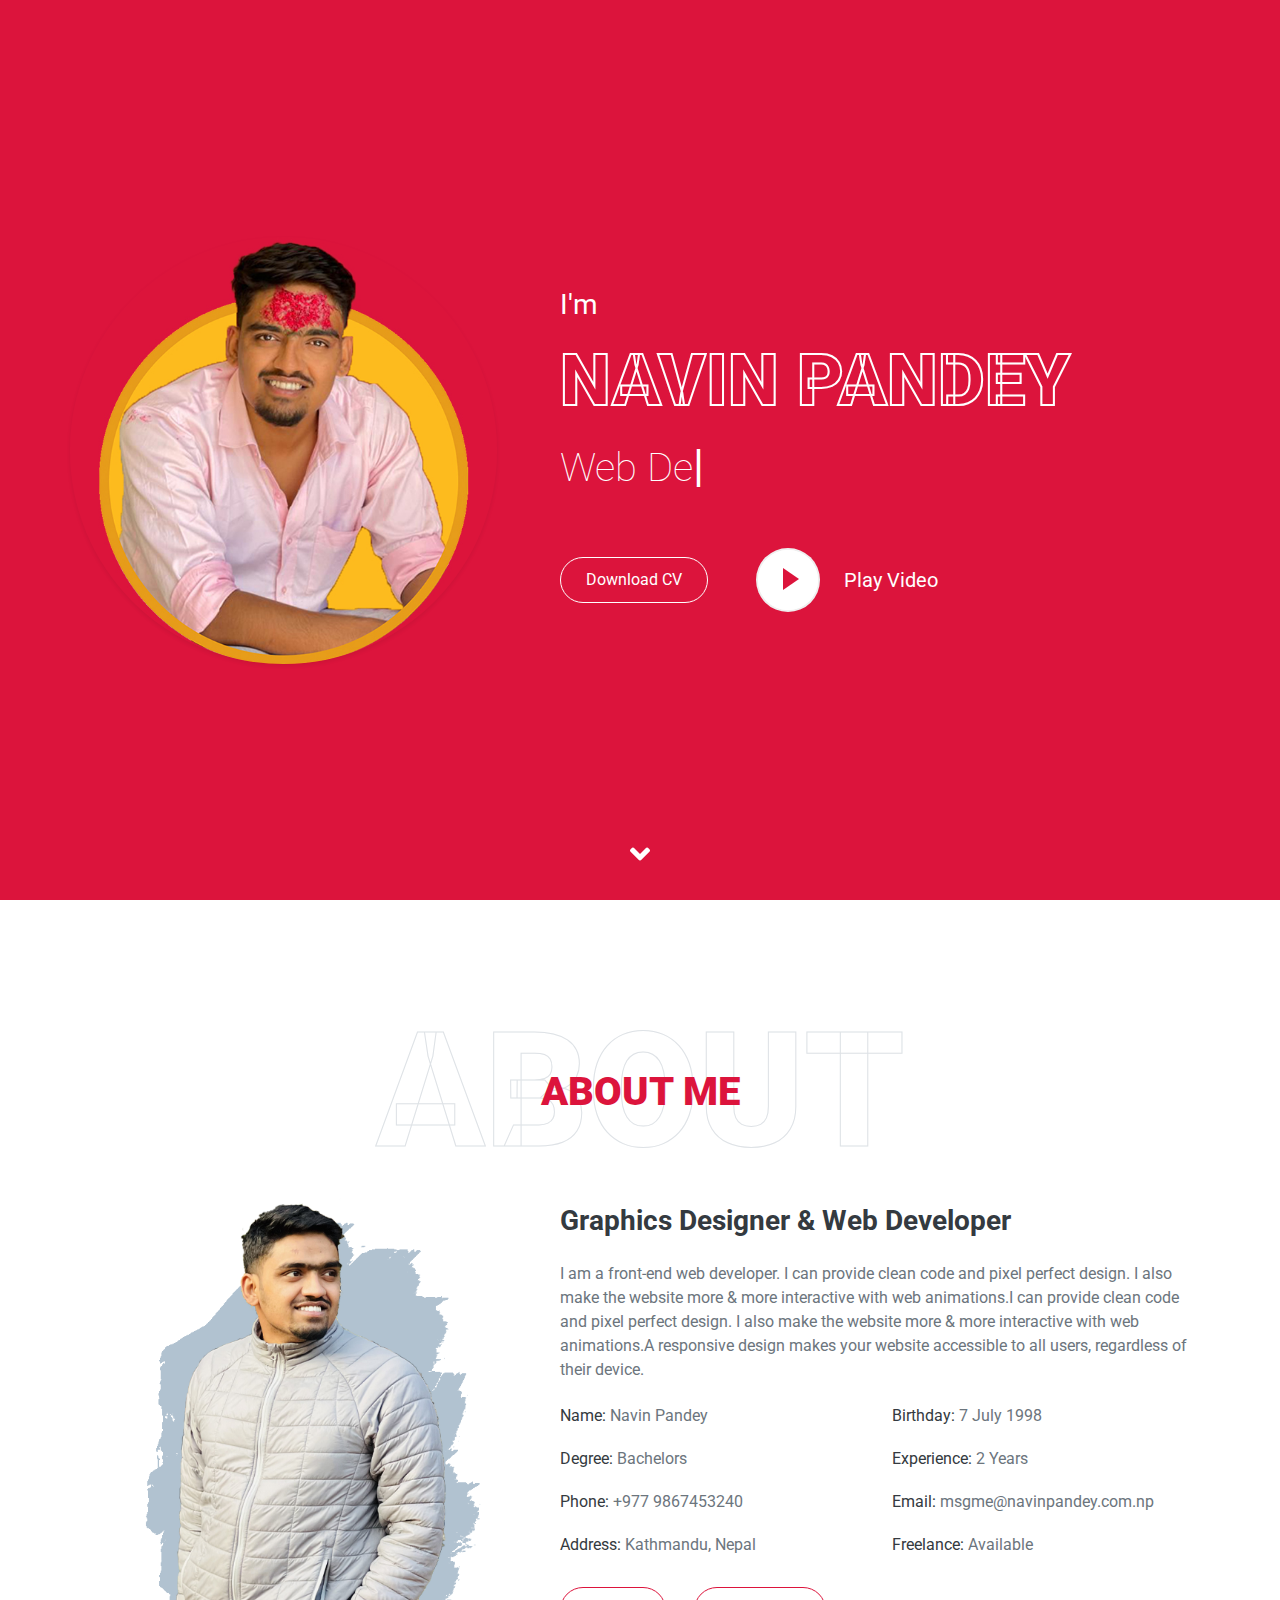
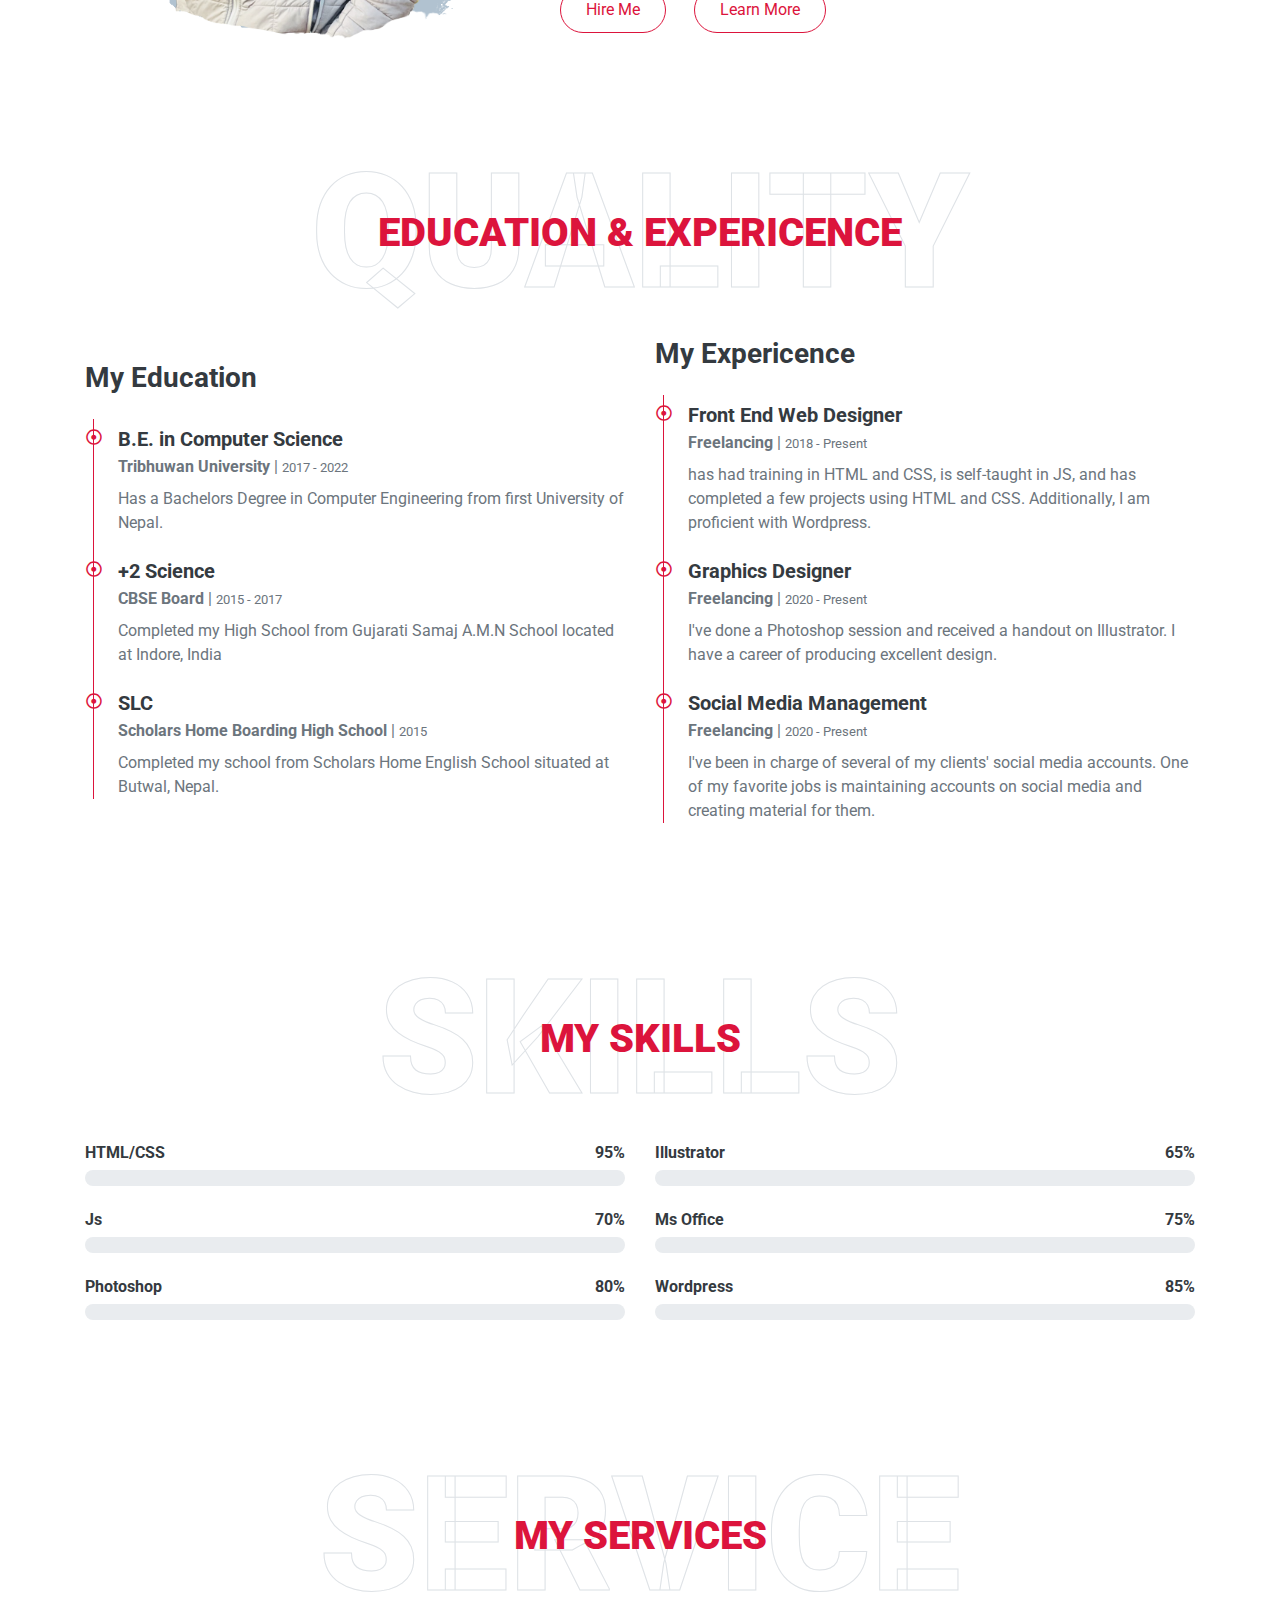
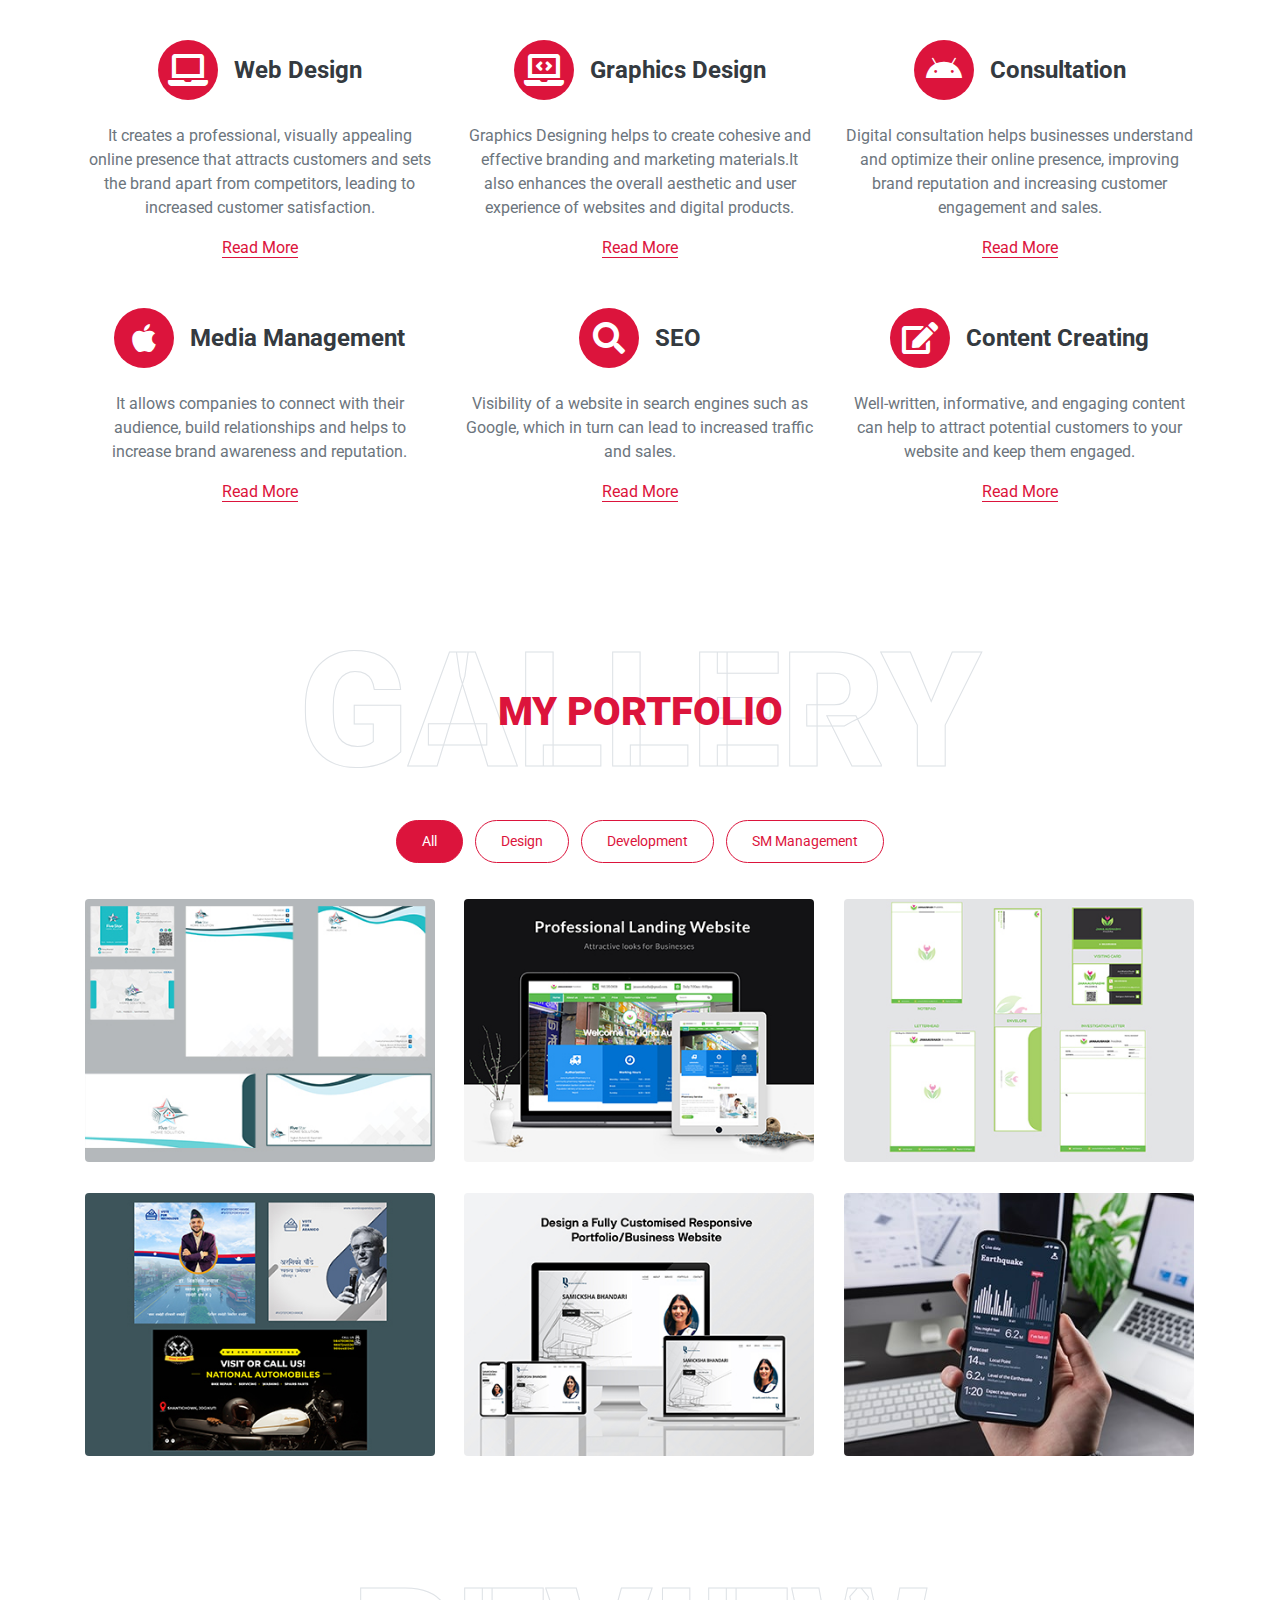
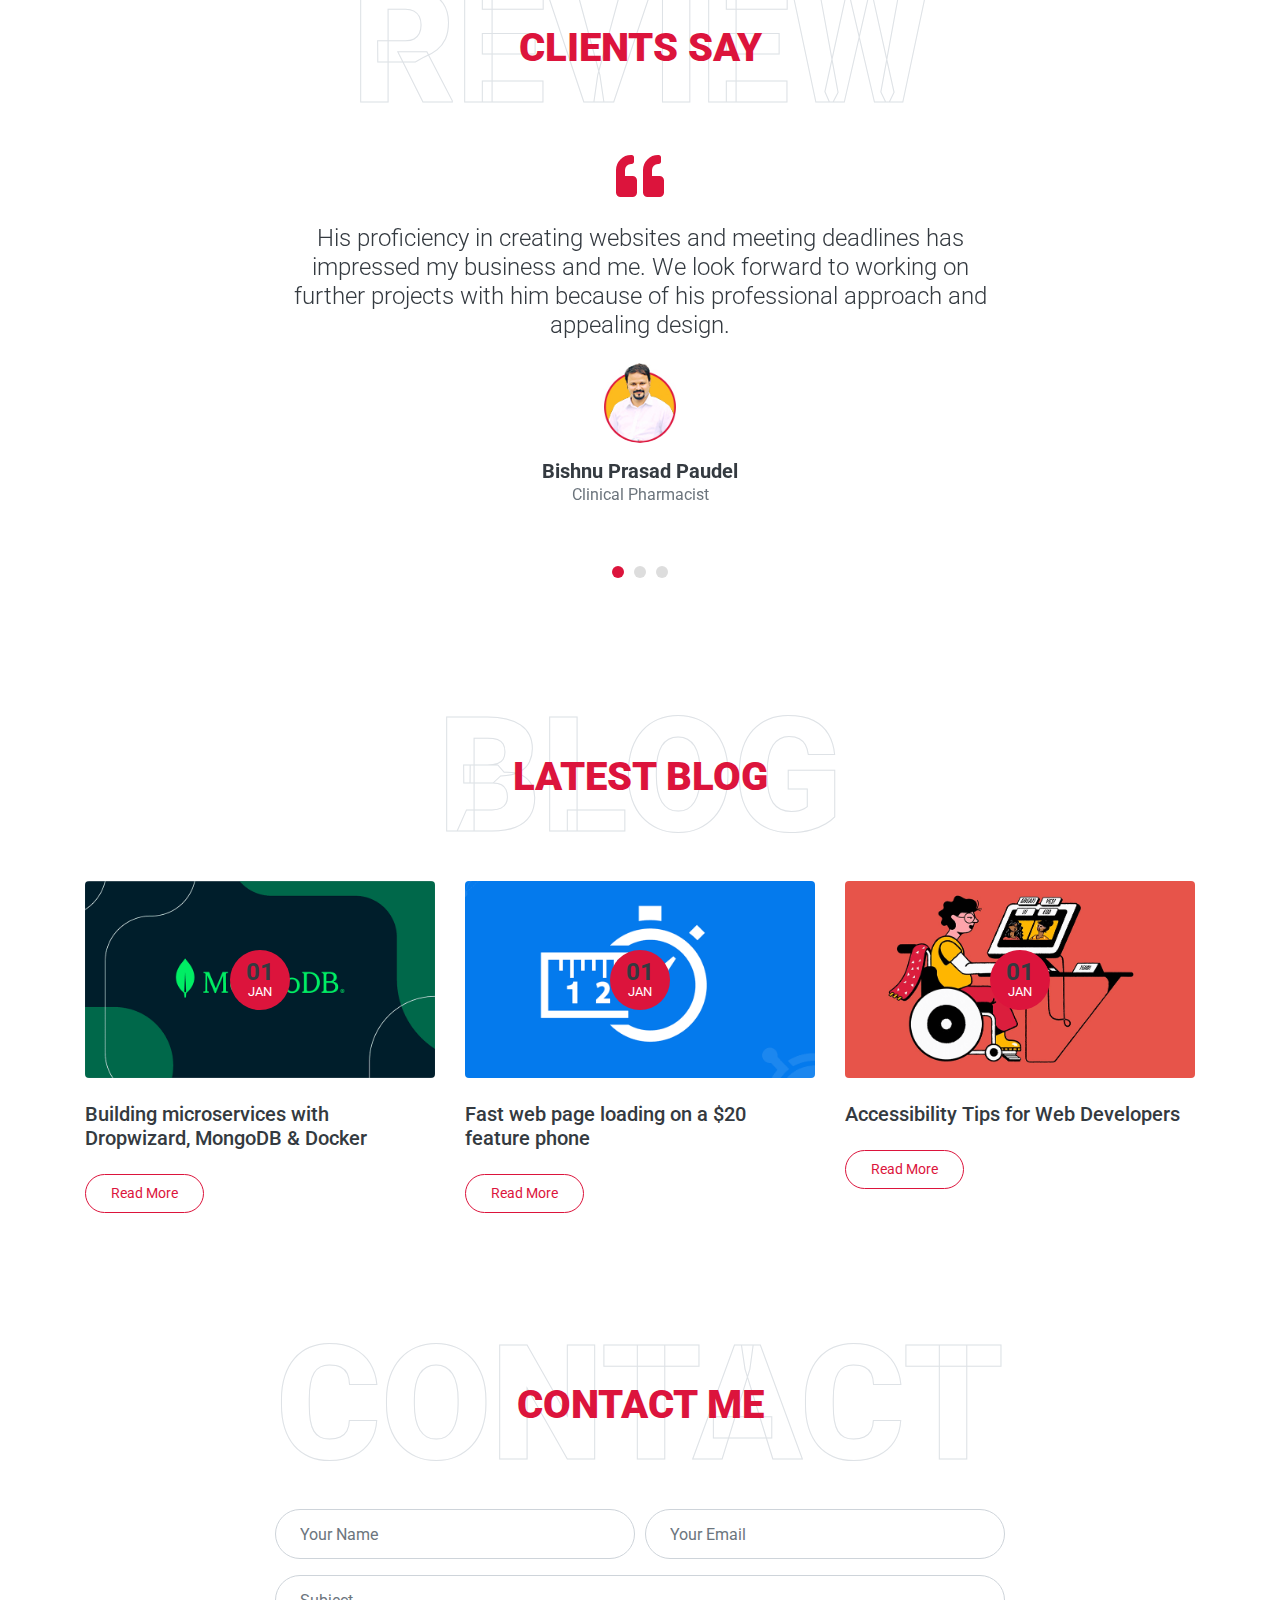
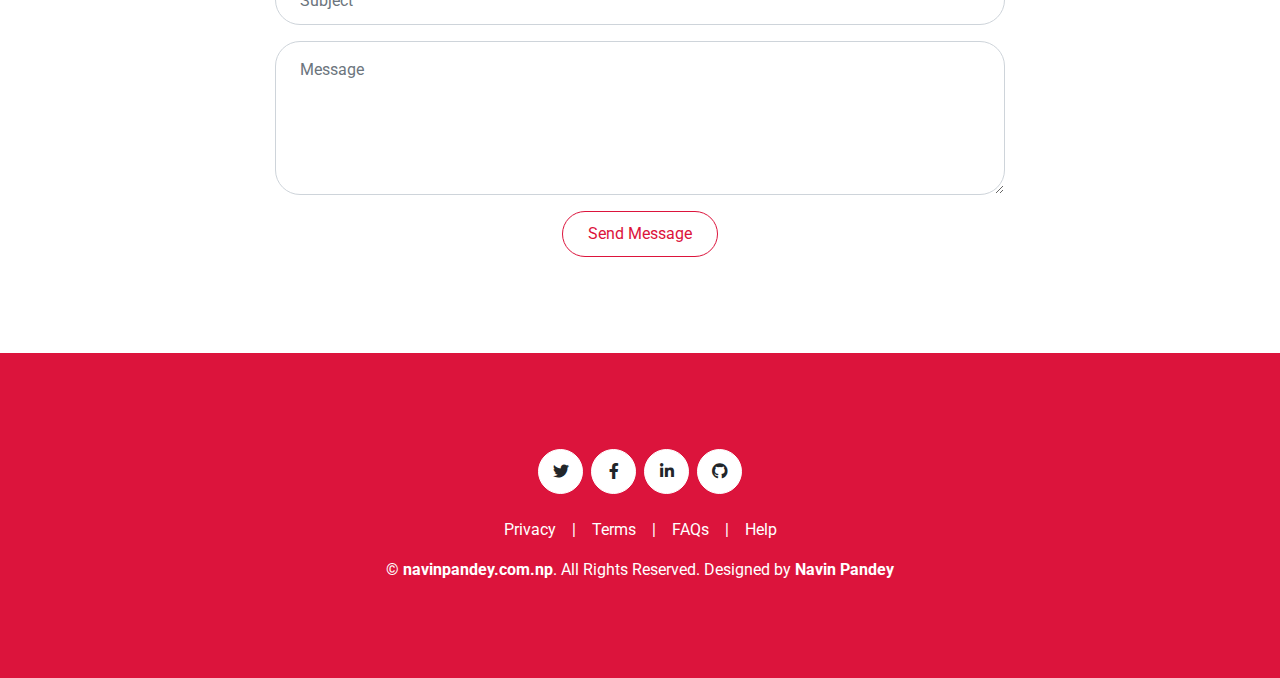
<file: index.html>
<!DOCTYPE html>
<html lang="en">

<head>
    <meta charset="utf-8">
    <title>Navin Pandey</title>
    <meta content="width=device-width, initial-scale=1.0" name="viewport">
    <meta content="Free HTML Templates" name="keywords">
    <meta content="Free HTML Templates" name="description">

    <!-- Favicon -->
    <link href="img/favicon.ico" rel="icon">

    <!-- Google Web Fonts -->
    <link rel="preconnect" href="https://fonts.gstatic.com">
    <link href="https://fonts.googleapis.com/css2?family=Roboto:wght@300;400;500;700;900&display=swap" rel="stylesheet"> 

    <!-- Font Awesome -->
    <link href="https://cdnjs.cloudflare.com/ajax/libs/font-awesome/5.10.0/css/all.min.css" rel="stylesheet">

    <!-- Libraries Stylesheet -->
    <link href="lib/owlcarousel/assets/owl.carousel.min.css" rel="stylesheet">
    <link href="lib/lightbox/css/lightbox.min.css" rel="stylesheet">

    <!-- Customized Bootstrap Stylesheet -->
    <link href="css/style.css" rel="stylesheet">
</head>

<body data-spy="scroll" data-target=".navbar" data-offset="51">
    <!-- Navbar Start -->
    <nav class="navbar fixed-top shadow-sm navbar-expand-lg bg-light navbar-light py-3 py-lg-0 px-lg-5">
        <a href="index.html" class="navbar-brand ml-lg-3">
            <h1 class="m-0 display-5"><span class="text-primary">Navin</span> Pandey</h1>
        </a>
        <button type="button" class="navbar-toggler" data-toggle="collapse" data-target="#navbarCollapse">
            <span class="navbar-toggler-icon"></span>
        </button>
        <div class="collapse navbar-collapse px-lg-3" id="navbarCollapse">
            <div class="navbar-nav m-auto py-0">
                <a href="#home" class="nav-item nav-link active">Home</a>
                <a href="#about" class="nav-item nav-link">About</a>
                <a href="#qualification" class="nav-item nav-link">Quality</a>
                <a href="#skill" class="nav-item nav-link">Skill</a>
                <a href="#service" class="nav-item nav-link">Service</a>
                <a href="#portfolio" class="nav-item nav-link">Portfolio</a>
                <a href="#testimonial" class="nav-item nav-link">Review</a>
                <a href="#blog" class="nav-item nav-link">Blog</a>
                <a href="#contact" class="nav-item nav-link">Contact</a>
            </div>
            <a href="https://wa.me/+9779867453240" class="btn btn-outline-primary d-none d-lg-block ahref">Hire Me</a>
        </div>
    </nav>
    <!-- Navbar End -->


    <!-- Video Modal Start -->
    <div class="modal fade" id="videoModal" tabindex="-1" role="dialog" aria-labelledby="exampleModalLabel" aria-hidden="true">
        <div class="modal-dialog" role="document">
            <div class="modal-content">
                <div class="modal-body">
                    <button type="button" class="close" data-dismiss="modal" aria-label="Close">
                        <span aria-hidden="true">&times;</span>
                    </button>        
                    <!-- 16:9 aspect ratio -->
                    <div class="embed-responsive embed-responsive-16by9">
                        <iframe class="embed-responsive-item" src="" id="video"  allowscriptaccess="always" allow="autoplay"></iframe>
                    </div>
                </div>
            </div>
        </div>
    </div>
    <!-- Video Modal End -->


    <!-- Header Start -->
    <div class="container-fluid bg-primary d-flex align-items-center mb-5 py-5" id="home" style="min-height: 100vh;">
        <div class="container">
            <div class="row align-items-center">
                <div class="col-lg-5 px-5 pl-lg-0 pb-5 pb-lg-0">
                    <img class="img-fluid w-100 rounded-circle shadow-sm" src="img/profile.jpg" alt="Navin Pandey">
                </div>
                <div class="col-lg-7 text-center text-lg-left">
                    <h3 class="text-white font-weight-normal mb-3">I'm</h3>
                    <h1 class="display-3 text-uppercase text-primary mb-2" style="-webkit-text-stroke: 2px #ffffff;">Navin Pandey</h1>
                    <h1 class="typed-text-output d-inline font-weight-lighter text-white"></h1>
                    <div class="typed-text d-none">Web Developer, Graphics Designer, Social Media Manager</div>
                    <div class="d-flex align-items-center justify-content-center justify-content-lg-start pt-5">
                        <a href="" class="btn btn-outline-light mr-5">Download CV</a>
                        <button type="button" class="btn-play" data-toggle="modal"
                            data-src="https://www.youtube.com/embed/DWRcNpR6Kdc" data-target="#videoModal">
                            <span></span>
                        </button>
                        <h5 class="font-weight-normal text-white m-0 ml-4 d-none d-sm-block">Play Video</h5>
                    </div>
                </div>
            </div>
        </div>
    </div>
    <!-- Header End -->


    <!-- About Start -->
    <div class="container-fluid py-5" id="about">
        <div class="container">
            <div class="position-relative d-flex align-items-center justify-content-center">
                <h1 class="display-1 text-uppercase text-white" style="-webkit-text-stroke: 1px #dee2e6;">About</h1>
                <h1 class="position-absolute text-uppercase text-primary">About Me</h1>
            </div>
            <div class="row align-items-center">
                <div class="col-lg-5 pb-4 pb-lg-0">
                    <img class="img-fluid rounded w-100" src="img/about1.png" alt="">
                </div>
                <div class="col-lg-7">
                    <h3 class="mb-4">Graphics Designer & Web Developer</h3>
                    <p>I am a front-end web developer. I can provide clean code and pixel perfect design. I also make the website more & more interactive with web animations.I can provide clean code and pixel perfect design. I also make the website more & more interactive with web animations.A responsive design makes your website accessible to all users, regardless of their device.</p>
                    <div class="row mb-3">
                        <div class="col-sm-6 py-2"><h6>Name: <span class="text-secondary">Navin Pandey</span></h6></div>
                        <div class="col-sm-6 py-2"><h6>Birthday: <span class="text-secondary">7 July 1998</span></h6></div>
                        <div class="col-sm-6 py-2"><h6>Degree: <span class="text-secondary">Bachelors</span></h6></div>
                        <div class="col-sm-6 py-2"><h6>Experience: <span class="text-secondary">2 Years</span></h6></div>
                        <div class="col-sm-6 py-2"><h6>Phone: <span class="text-secondary">+977 9867453240</span></h6></div>
                        <div class="col-sm-6 py-2"><h6>Email: <span class="text-secondary">msgme@navinpandey.com.np</span></h6></div>
                        <div class="col-sm-6 py-2"><h6>Address: <span class="text-secondary">Kathmandu, Nepal</span></h6></div>
                        <div class="col-sm-6 py-2"><h6>Freelance: <span class="text-secondary">Available</span></h6></div>
                    </div>
                    <a href="https://wa.me/+9779867453240" class="btn btn-outline-primary mr-4">Hire Me</a>
                    <a href="" class="btn btn-outline-primary">Learn More</a>
                </div>
            </div>
        </div>
    </div>
    <!-- About End -->


    <!-- Qualification Start -->
    <div class="container-fluid py-5" id="qualification">
        <div class="container">
            <div class="position-relative d-flex align-items-center justify-content-center">
                <h1 class="display-1 text-uppercase text-white" style="-webkit-text-stroke: 1px #dee2e6;">Quality</h1>
                <h1 class="position-absolute text-uppercase text-primary">Education & Expericence</h1>
            </div>
            <div class="row align-items-center">
                <div class="col-lg-6">
                    <h3 class="mb-4">My Education</h3>
                    <div class="border-left border-primary pt-2 pl-4 ml-2">
                        <div class="position-relative mb-4">
                            <i class="far fa-dot-circle text-primary position-absolute" style="top: 2px; left: -32px;"></i>
                            <h5 class="font-weight-bold mb-1">B.E. in Computer Science</h5>
                            <p class="mb-2"><strong>Tribhuwan University</strong> | <small>2017 - 2022</small></p>
                            <p>Has a Bachelors Degree in Computer Engineering from first University of Nepal. </p>
                        </div>
                        <div class="position-relative mb-4">
                            <i class="far fa-dot-circle text-primary position-absolute" style="top: 2px; left: -32px;"></i>
                            <h5 class="font-weight-bold mb-1">+2 Science</h5>
                            <p class="mb-2"><strong>CBSE Board</strong> | <small>2015 - 2017</small></p>
                            <p>Completed my High School from Gujarati Samaj A.M.N School located at Indore, India</p>
                        </div>
                        <div class="position-relative mb-4">
                            <i class="far fa-dot-circle text-primary position-absolute" style="top: 2px; left: -32px;"></i>
                            <h5 class="font-weight-bold mb-1">SLC</h5>
                            <p class="mb-2"><strong>Scholars Home Boarding High School</strong> | <small>2015</small></p>
                            <p>Completed my school from Scholars Home English School situated at Butwal, Nepal.</p>
                        </div>
                    </div>
                </div>
                <div class="col-lg-6">
                    <h3 class="mb-4">My Expericence</h3>
                    <div class="border-left border-primary pt-2 pl-4 ml-2">
                        <div class="position-relative mb-4">
                            <i class="far fa-dot-circle text-primary position-absolute" style="top: 2px; left: -32px;"></i>
                            <h5 class="font-weight-bold mb-1">Front End Web Designer</h5>
                            <p class="mb-2"><strong>Freelancing</strong> | <small>2018 - Present</small></p>
                            <p>has had training in HTML and CSS, is self-taught in JS, and has completed a few projects using HTML and CSS. Additionally, I am proficient with Wordpress.</p>
                        </div>
                        <div class="position-relative mb-4">
                            <i class="far fa-dot-circle text-primary position-absolute" style="top: 2px; left: -32px;"></i>
                            <h5 class="font-weight-bold mb-1">Graphics Designer</h5>
                            <p class="mb-2"><strong>Freelancing</strong> | <small>2020 - Present</small></p>
                            <p>I've done a Photoshop session and received a handout on Illustrator. I have a career of producing excellent design.</p>
                        </div>
                        <div class="position-relative mb-4">
                            <i class="far fa-dot-circle text-primary position-absolute" style="top: 2px; left: -32px;"></i>
                            <h5 class="font-weight-bold mb-1">Social Media Management</h5>
                            <p class="mb-2"><strong>Freelancing</strong> | <small>2020 - Present</small></p>
                            <p>I've been in charge of several of my clients' social media accounts. One of my favorite jobs is maintaining accounts on social media and creating material for them.</p>
                        </div>
                    </div>
                </div>
            </div>
        </div>
    </div>
    <!-- Qualification End -->


    <!-- Skill Start -->
    <div class="container-fluid py-5" id="skill">
        <div class="container">
            <div class="position-relative d-flex align-items-center justify-content-center">
                <h1 class="display-1 text-uppercase text-white" style="-webkit-text-stroke: 1px #dee2e6;">Skills</h1>
                <h1 class="position-absolute text-uppercase text-primary">My Skills</h1>
            </div>
            <div class="row align-items-center">
                <div class="col-md-6">
                    <div class="skill mb-4">
                        <div class="d-flex justify-content-between">
                            <h6 class="font-weight-bold">HTML/CSS</h6>
                            <h6 class="font-weight-bold">95%</h6>
                        </div>
                        <div class="progress">
                            <div class="progress-bar bg-html" role="progressbar" aria-valuenow="95" aria-valuemin="0" aria-valuemax="100"></div>
                        </div>
                    </div>
                    <div class="skill mb-4">
                        <div class="d-flex justify-content-between">
                            <h6 class="font-weight-bold">Js</h6>
                            <h6 class="font-weight-bold">70%</h6>
                        </div>
                        <div class="progress">
                            <div class="progress-bar bg-warning" role="progressbar" aria-valuenow="70" aria-valuemin="0" aria-valuemax="100"></div>
                        </div>
                    </div>
                    <div class="skill mb-4">
                        <div class="d-flex justify-content-between">
                            <h6 class="font-weight-bold">Photoshop</h6>
                            <h6 class="font-weight-bold">80%</h6>
                        </div>
                        <div class="progress">
                            <div class="progress-bar bg-danger" role="progressbar" aria-valuenow="80" aria-valuemin="0" aria-valuemax="100"></div>
                        </div>
                    </div>
                </div>
                <div class="col-md-6">
                    <div class="skill mb-4">
                        <div class="d-flex justify-content-between">
                            <h6 class="font-weight-bold">Illustrator</h6>
                            <h6 class="font-weight-bold">65%</h6>
                        </div>
                        <div class="progress">
                            <div class="progress-bar bg-tertiary" role="progressbar" aria-valuenow="65" aria-valuemin="0" aria-valuemax="100"></div>
                        </div>
                    </div>
                    <div class="skill mb-4">
                        <div class="d-flex justify-content-between">
                            <h6 class="font-weight-bold">Ms Office</h6>
                            <h6 class="font-weight-bold">75%</h6>
                        </div>
                        <div class="progress">
                            <div class="progress-bar bg-dark" role="progressbar" aria-valuenow="75" aria-valuemin="0" aria-valuemax="100"></div>
                        </div>
                    </div>
                    <div class="skill mb-4">
                        <div class="d-flex justify-content-between">
                            <h6 class="font-weight-bold">Wordpress</h6>
                            <h6 class="font-weight-bold">85%</h6>
                        </div>
                        <div class="progress">
                            <div class="progress-bar bg-info" role="progressbar" aria-valuenow="85" aria-valuemin="0" aria-valuemax="100"></div>
                        </div>
                    </div>
                </div>
            </div>
        </div>
    </div>
    <!-- Skill End -->


    <!-- Services Start -->
    <div class="container-fluid pt-5" id="service">
        <div class="container">
            <div class="position-relative d-flex align-items-center justify-content-center">
                <h1 class="display-1 text-uppercase text-white" style="-webkit-text-stroke: 1px #dee2e6;">Service</h1>
                <h1 class="position-absolute text-uppercase text-primary">My Services</h1>
            </div>
            <div class="row pb-3">
                <div class="col-lg-4 col-md-6 text-center mb-5">
                    <div class="d-flex align-items-center justify-content-center mb-4">
                        <i class="fa fa-2x fa-laptop service-icon bg-primary text-white mr-3"></i>
                        <h4 class="font-weight-bold m-0">Web Design</h4>
                    </div>
                    <p>It creates a professional, visually appealing online presence that attracts customers and sets the brand apart from competitors, leading to increased customer satisfaction.</p>
                    <a class="border-bottom border-primary text-decoration-none" href="">Read More</a>
                </div>
                <div class="col-lg-4 col-md-6 text-center mb-5">
                    <div class="d-flex align-items-center justify-content-center mb-4">
                        <i class="fa fa-2x fa-laptop-code service-icon bg-primary text-white mr-3"></i>
                        <h4 class="font-weight-bold m-0">Graphics Design</h4>
                    </div>
                    <p>Graphics Designing helps to create cohesive and effective branding and marketing materials.It also enhances the overall aesthetic and user experience of websites and digital products.</p>
                    <a class="border-bottom border-primary text-decoration-none" href="">Read More</a>
                </div>
                <div class="col-lg-4 col-md-6 text-center mb-5">
                    <div class="d-flex align-items-center justify-content-center mb-4">
                        <i class="fab fa-2x fa-android service-icon bg-primary text-white mr-3"></i>
                        <h4 class="font-weight-bold m-0">Consultation</h4>
                    </div>
                    <p>Digital consultation helps businesses understand and optimize their online presence, improving brand reputation and increasing customer engagement and sales.</p>
                    <a class="border-bottom border-primary text-decoration-none" href="">Read More</a>
                </div>
                <div class="col-lg-4 col-md-6 text-center mb-5">
                    <div class="d-flex align-items-center justify-content-center mb-4">
                        <i class="fab fa-2x fa-apple service-icon bg-primary text-white mr-3"></i>
                        <h4 class="font-weight-bold m-0">Media Management</h4>
                    </div>
                    <p>It allows companies to connect with their audience, build relationships and helps to increase brand awareness and reputation.</p>
                    <a class="border-bottom border-primary text-decoration-none" href="">Read More</a>
                </div>
                <div class="col-lg-4 col-md-6 text-center mb-5">
                    <div class="d-flex align-items-center justify-content-center mb-4">
                        <i class="fa fa-2x fa-search service-icon bg-primary text-white mr-3"></i>
                        <h4 class="font-weight-bold m-0">SEO</h4>
                    </div>
                    <p>Visibility of a website in search engines such as Google, which in turn can lead to increased traffic and sales.</p>
                    <a class="border-bottom border-primary text-decoration-none" href="">Read More</a>
                </div>
                <div class="col-lg-4 col-md-6 text-center mb-5">
                    <div class="d-flex align-items-center justify-content-center mb-4">
                        <i class="fa fa-2x fa-edit service-icon bg-primary text-white mr-3"></i>
                        <h4 class="font-weight-bold m-0">Content Creating</h4>
                    </div>
                    <p>Well-written, informative, and engaging content can help to attract potential customers to your website and keep them engaged.</p>
                    <a class="border-bottom border-primary text-decoration-none" href="">Read More</a>
                </div>
            </div>
        </div>
    </div>
    <!-- Services End -->


    <!-- Portfolio Start -->
    <div class="container-fluid pt-5 pb-3" id="portfolio">
        <div class="container">
            <div class="position-relative d-flex align-items-center justify-content-center">
                <h1 class="display-1 text-uppercase text-white" style="-webkit-text-stroke: 1px #dee2e6;">Gallery</h1>
                <h1 class="position-absolute text-uppercase text-primary">My Portfolio</h1>
            </div>
            <div class="row">
                <div class="col-12 text-center mb-2">
                    <ul class="list-inline mb-4" id="portfolio-flters">
                        <li class="btn btn-sm btn-outline-primary m-1 active"  data-filter="*">All</li>
                        <li class="btn btn-sm btn-outline-primary m-1" data-filter=".first">Design</li>
                        <li class="btn btn-sm btn-outline-primary m-1" data-filter=".second">Development</li>
                        <li class="btn btn-sm btn-outline-primary m-1" data-filter=".third">SM Management</li>
                    </ul>
                </div>
            </div>
            <div class="row portfolio-container">
                <div class="col-lg-4 col-md-6 mb-4 portfolio-item first">
                    <div class="position-relative overflow-hidden mb-2">
                        <img class="img-fluid rounded w-100" src="img/portfolio-1.jpg" alt="">
                        <div class="portfolio-btn bg-primary d-flex align-items-center justify-content-center">
                            <a href="img/portfolio-1.jpg" data-lightbox="portfolio">
                                <i class="fa fa-plus text-white" style="font-size: 60px;"></i>
                            </a>
                        </div>
                    </div>
                </div>
                <div class="col-lg-4 col-md-6 mb-4 portfolio-item second">
                    <div class="position-relative overflow-hidden mb-2">
                        <img class="img-fluid rounded w-100" src="img/portfolio-2.jpg" alt="">
                        <div class="portfolio-btn bg-primary d-flex align-items-center justify-content-center">
                            <a href="img/portfolio-2.jpg" data-lightbox="portfolio">
                                <i class="fa fa-plus text-white" style="font-size: 60px;"></i>
                            </a>
                        </div>
                    </div>
                </div>
                <div class="col-lg-4 col-md-6 mb-4 portfolio-item first">
                    <div class="position-relative overflow-hidden mb-2">
                        <img class="img-fluid rounded w-100" src="img/portfolio-3.jpg" alt="">
                        <div class="portfolio-btn bg-primary d-flex align-items-center justify-content-center">
                            <a href="img/portfolio-3.jpg" data-lightbox="portfolio">
                                <i class="fa fa-plus text-white" style="font-size: 60px;"></i>
                            </a>
                        </div>
                    </div>
                </div>
                <div class="col-lg-4 col-md-6 mb-4 portfolio-item first">
                    <div class="position-relative overflow-hidden mb-2">
                        <img class="img-fluid rounded w-100" src="img/portfolio-4.jpg" alt="">
                        <div class="portfolio-btn bg-primary d-flex align-items-center justify-content-center">
                            <a href="img/portfolio-4.jpg" data-lightbox="portfolio">
                                <i class="fa fa-plus text-white" style="font-size: 60px;"></i>
                            </a>
                        </div>
                    </div>
                </div>
                <div class="col-lg-4 col-md-6 mb-4 portfolio-item second">
                    <div class="position-relative overflow-hidden mb-2">
                        <img class="img-fluid rounded w-100" src="img/portfolio-5.jpg" alt="">
                        <div class="portfolio-btn bg-primary d-flex align-items-center justify-content-center">
                            <a href="img/portfolio-5.jpg" data-lightbox="portfolio">
                                <i class="fa fa-plus text-white" style="font-size: 60px;"></i>
                            </a>
                        </div>
                    </div>
                </div>
                <div class="col-lg-4 col-md-6 mb-4 portfolio-item third">
                    <div class="position-relative overflow-hidden mb-2">
                        <img class="img-fluid rounded w-100" src="img/portfolio-6.jpg" alt="">
                        <div class="portfolio-btn bg-primary d-flex align-items-center justify-content-center">
                            <a href="img/portfolio-6.jpg" data-lightbox="portfolio">
                                <i class="fa fa-plus text-white" style="font-size: 60px;"></i>
                            </a>
                        </div>
                    </div>
                </div>
            </div>
        </div>
    </div>
    <!-- Portfolio End -->


    <!-- Testimonial Start -->
    <div class="container-fluid py-5" id="testimonial">
        <div class="container">
            <div class="position-relative d-flex align-items-center justify-content-center">
                <h1 class="display-1 text-uppercase text-white" style="-webkit-text-stroke: 1px #dee2e6;">Review</h1>
                <h1 class="position-absolute text-uppercase text-primary">Clients Say</h1>
            </div>
            <div class="row justify-content-center">
                <div class="col-lg-8">
                    <div class="owl-carousel testimonial-carousel">
                        <div class="text-center">
                            <i class="fa fa-3x fa-quote-left text-primary mb-4"></i>
                            <h4 class="font-weight-light mb-4">His proficiency in creating websites and meeting deadlines has impressed my business and me. We look forward to working on further projects with him because of his professional approach and appealing design.</h4>
                            <img class="img-fluid rounded-circle mx-auto mb-3" src="img/testimonial-1.jpg" style="width: 80px; height: 80px;">
                            <h5 class="font-weight-bold m-0">Bishnu Prasad Paudel</h5>
                            <span>Clinical Pharmacist</span>
                        </div>
                        <div class="text-center">
                            <i class="fa fa-3x fa-quote-left text-primary mb-4"></i>
                            <h4 class="font-weight-light mb-4">I wholeheartedly endorse Navin for their superb web development work. Every time, their staff consistently produces excellent results since they are competent and effective. They have become my first choice for all of my web development needs thanks to their attention to detail and commitment to fulfilling my needs.</h4>
                            <img class="img-fluid rounded-circle mx-auto mb-3" src="img/testimonial-2.jpg" style="width: 80px; height: 80px;">
                            <h5 class="font-weight-bold m-0">Samicksha Bhandari</h5>
                            <span>Architect</span>
                        </div>
                        <div class="text-center">
                            <i class="fa fa-3x fa-quote-left text-primary mb-4"></i>
                            <h4 class="font-weight-light mb-4">"The images Navin created for my election campaign completely floored me. They were polished, appealing, and successfully got my point across to voters. I wholeheartedly endorse Navin for any visual design requirements."</h4>
                            <img class="img-fluid rounded-circle mx-auto mb-3" src="img/testimonial-3.jpg" style="width: 80px; height: 80px;">
                            <h5 class="font-weight-bold m-0">Devendra Kumar Sharma</h5>
                            <span>Engineer/Politician</span>
                        </div>
                    </div>
                </div>
            </div>
        </div>
    </div>
    <!-- Testimonial End -->


    <!-- Blog Start -->
   <div class="container-fluid pt-5" id="blog">
        <div class="container">
            <div class="position-relative d-flex align-items-center justify-content-center">
                <h1 class="display-1 text-uppercase text-white" style="-webkit-text-stroke: 1px #dee2e6;">Blog</h1>
                <h1 class="position-absolute text-uppercase text-primary">Latest Blog</h1>
            </div>
            <div class="row">
                <div class="col-lg-4 mb-5">
                    <div class="position-relative mb-4">
                        <img class="img-fluid rounded w-100" src="\assets\images\blog-1.png" alt="">
                        <div class="blog-date">
                            <h4 class="font-weight-bold mb-n1">01</h4>
                            <small class="text-white text-uppercase">Jan</small>
                        </div>
                    </div>
                    <h5 class="font-weight-medium mb-4">Building microservices with Dropwizard, MongoDB & Docker</h5>
                    <a class="btn btn-sm btn-outline-primary py-2" href="blog.html">Read More</a>
                </div>
                <div class="col-lg-4 mb-5">
                    <div class="position-relative mb-4">
                        <img class="img-fluid rounded w-100" src="\assets\images\blog-2.png" alt="">
                        <div class="blog-date">
                            <h4 class="font-weight-bold mb-n1">01</h4>
                            <small class="text-white text-uppercase">Jan</small>
                        </div>
                    </div>
                    <h5 class="font-weight-medium mb-4">Fast web page loading on a $20 feature phone</h5>
                    <a class="btn btn-sm btn-outline-primary py-2" href="blog.html">Read More</a>
                </div>
                <div class="col-lg-4 mb-5">
                    <div class="position-relative mb-4">
                        <img class="img-fluid rounded w-100" src="\assets\images\blog-3.png" alt="">
                        <div class="blog-date">
                            <h4 class="font-weight-bold mb-n1">01</h4>
                            <small class="text-white text-uppercase">Jan</small>
                        </div>
                    </div>
                    <h5 class="font-weight-medium mb-4">Accessibility Tips for Web Developers</h5>
                    <a class="btn btn-sm btn-outline-primary py-2" href="blog.html">Read More</a>
                </div>
            </div>
        </div>
    </div>
     <!--Blog End


    <!-- Contact Start -->
    <div class="container-fluid py-5" id="contact">
        <div class="container">
            <div class="position-relative d-flex align-items-center justify-content-center">
                <h1 class="display-1 text-uppercase text-white" style="-webkit-text-stroke: 1px #dee2e6;">Contact</h1>
                <h1 class="position-absolute text-uppercase text-primary">Contact Me</h1>
            </div>
            <div class="row justify-content-center">
                <div class="col-lg-8">
                    <div class="contact-form text-center">
                        <div id="success"></div>
                        <form name="sentMessage" id="contactForm" novalidate="novalidate" action="form-to-mail.php" method="post">
                            <div class="form-row">
                                <div class="control-group col-sm-6">
                                    <input type="text" class="form-control p-4" id="name" placeholder="Your Name"
                                        required="required" data-validation-required-message="Please enter your name" />
                                    <p class="help-block text-danger"></p>
                                </div>
                                <div class="control-group col-sm-6">
                                    <input type="email" class="form-control p-4" id="email" placeholder="Your Email"
                                        required="required" data-validation-required-message="Please enter your email" />
                                    <p class="help-block text-danger"></p>
                                </div>
                            </div>
                            <div class="control-group">
                                <input type="text" class="form-control p-4" id="subject" placeholder="Subject"
                                    required="required" data-validation-required-message="Please enter a subject" />
                                <p class="help-block text-danger"></p>
                            </div>
                            <div class="control-group">
                                <textarea class="form-control py-3 px-4" rows="5" id="message" placeholder="Message"
                                    required="required"
                                    data-validation-required-message="Please enter your message"></textarea>
                                <p class="help-block text-danger"></p>
                            </div>
                            <div>
                                <button class="btn btn-outline-primary" type="submit" id="sendMessageButton">Send Message</button>
                            </div>
                        </form>
                    </div>
                </div>
            </div>
        </div>
    </div>
    <!-- Contact End -->


    <!-- Footer Start -->
    <div class="container-fluid bg-primary text-white mt-5 py-5 px-sm-3 px-md-5">
        <div class="container text-center py-5">
            <div class="d-flex justify-content-center mb-4">
                <a class="btn btn-light btn-social mr-2" href="https://twitter.com/iamnavin007"><i class="fab fa-twitter"></i></a>
                <a class="btn btn-light btn-social mr-2" href="https://www.facebook.com/imnavin007"><i class="fab fa-facebook-f"></i></a>
                <a class="btn btn-light btn-social mr-2" href="https://www.linkedin.com/in/imnavin007/"><i class="fab fa-linkedin-in"></i></a>
                <a class="btn btn-light btn-social" href="https://github.com/imnavin007"><i class="fab fa-github"></i></a>
            </div>
            <div class="d-flex justify-content-center mb-3">
                <a class="text-white" href="#">Privacy</a>
                <span class="px-3">|</span>
                <a class="text-white" href="#">Terms</a>
                <span class="px-3">|</span>
                <a class="text-white" href="#">FAQs</a>
                <span class="px-3">|</span>
                <a class="text-white" href="#">Help</a>
            </div>
            <p class="m-0">&copy; <a class="text-white font-weight-bold" href="navinpandey.com.np">navinpandey.com.np</a>. All Rights Reserved. Designed by <a class="text-white font-weight-bold" href="https://navinpandey.com.np">Navin Pandey</a>
            </p>
        </div>
    </div>
    <!-- Footer End -->

    <!-- Scroll to Bottom -->
    <i class="fa fa-2x fa-angle-down text-white scroll-to-bottom"></i>

    <!-- Back to Top -->
    <a href="#" class="btn btn-outline-dark px-0 back-to-top"><i class="fa fa-angle-double-up"></i></a>


    <!-- JavaScript Libraries -->
    <script src="https://code.jquery.com/jquery-3.4.1.min.js"></script>
    <script src="https://stackpath.bootstrapcdn.com/bootstrap/4.4.1/js/bootstrap.bundle.min.js"></script>
    <script src="lib/typed/typed.min.js"></script>
    <script src="lib/easing/easing.min.js"></script>
    <script src="lib/waypoints/waypoints.min.js"></script>
    <script src="lib/owlcarousel/owl.carousel.min.js"></script>
    <script src="lib/isotope/isotope.pkgd.min.js"></script>
    <script src="lib/lightbox/js/lightbox.min.js"></script>

    <!-- Contact Javascript File -->
    <script src="mail/jqBootstrapValidation.min.js"></script>
    <script src="mail/contact.js"></script>

    <!-- Template Javascript -->
    <script src="js/main.js"></script>
</body>

</html>
</file>
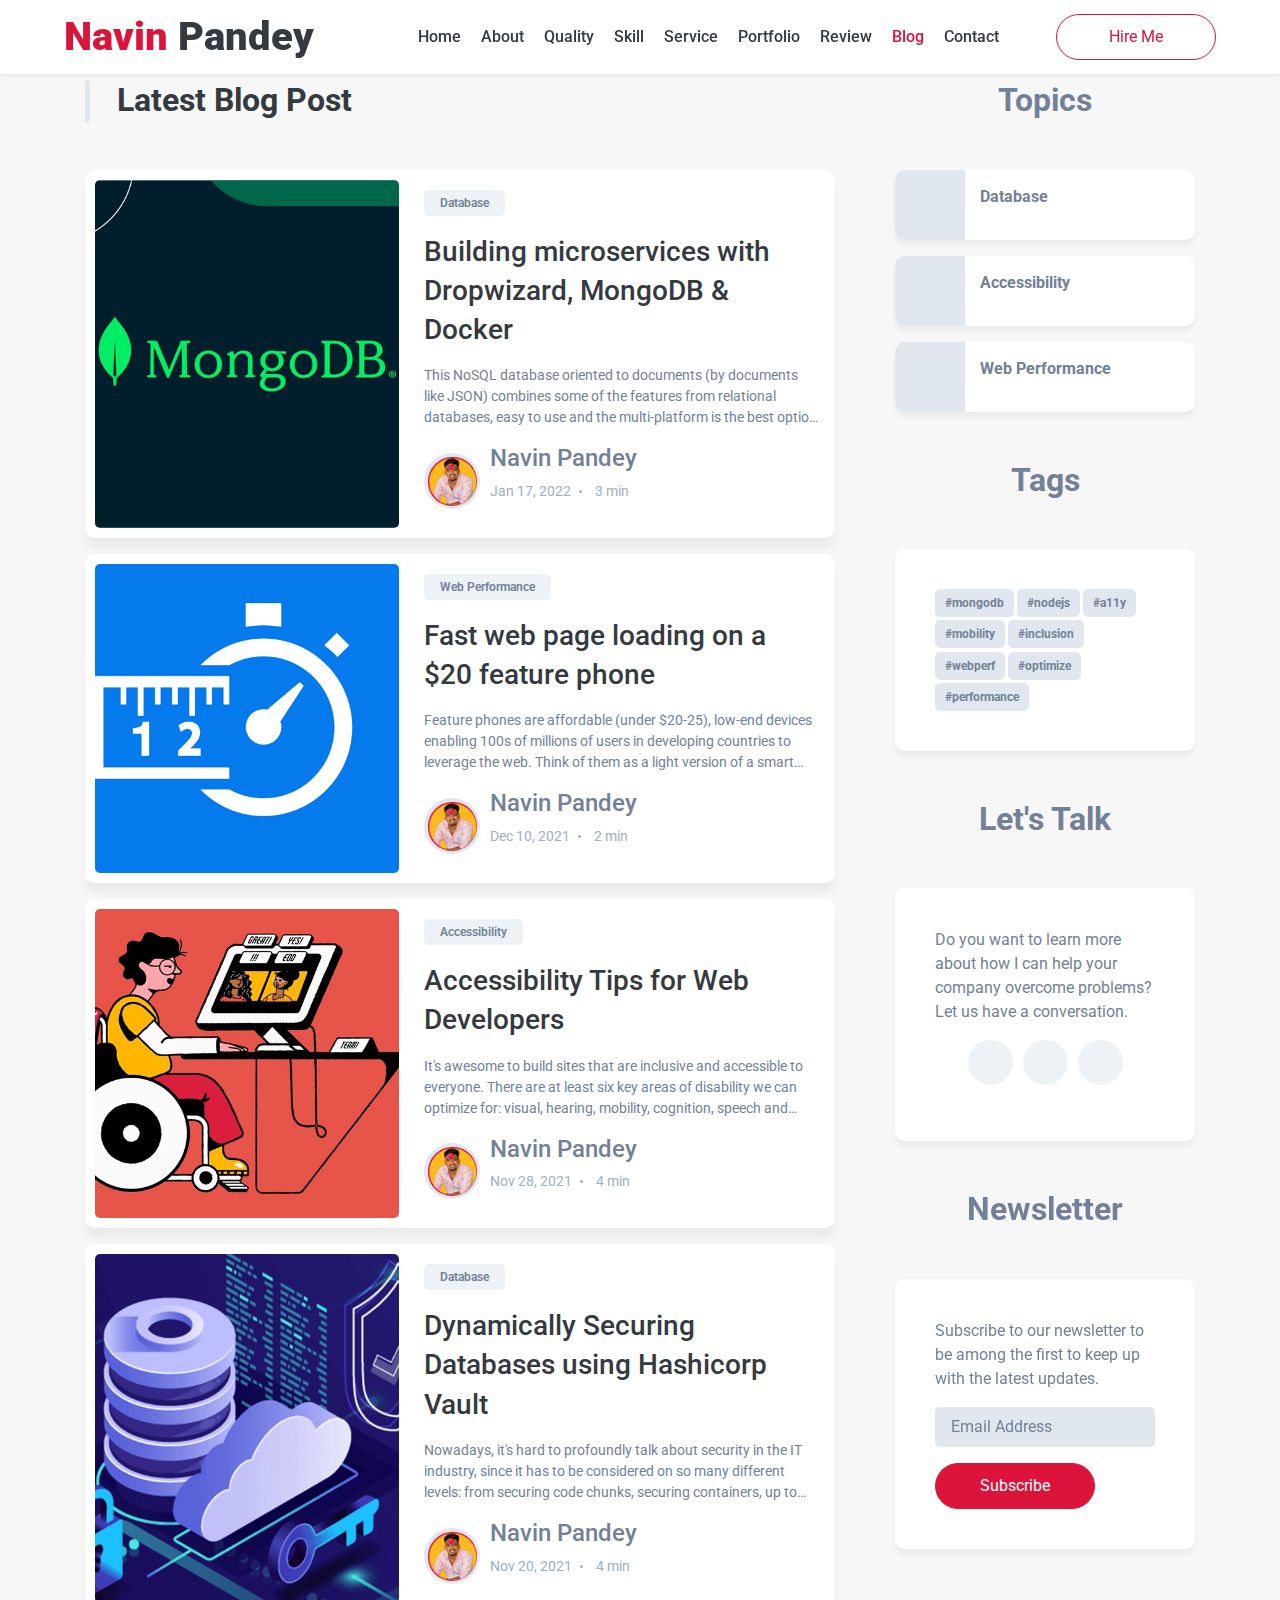
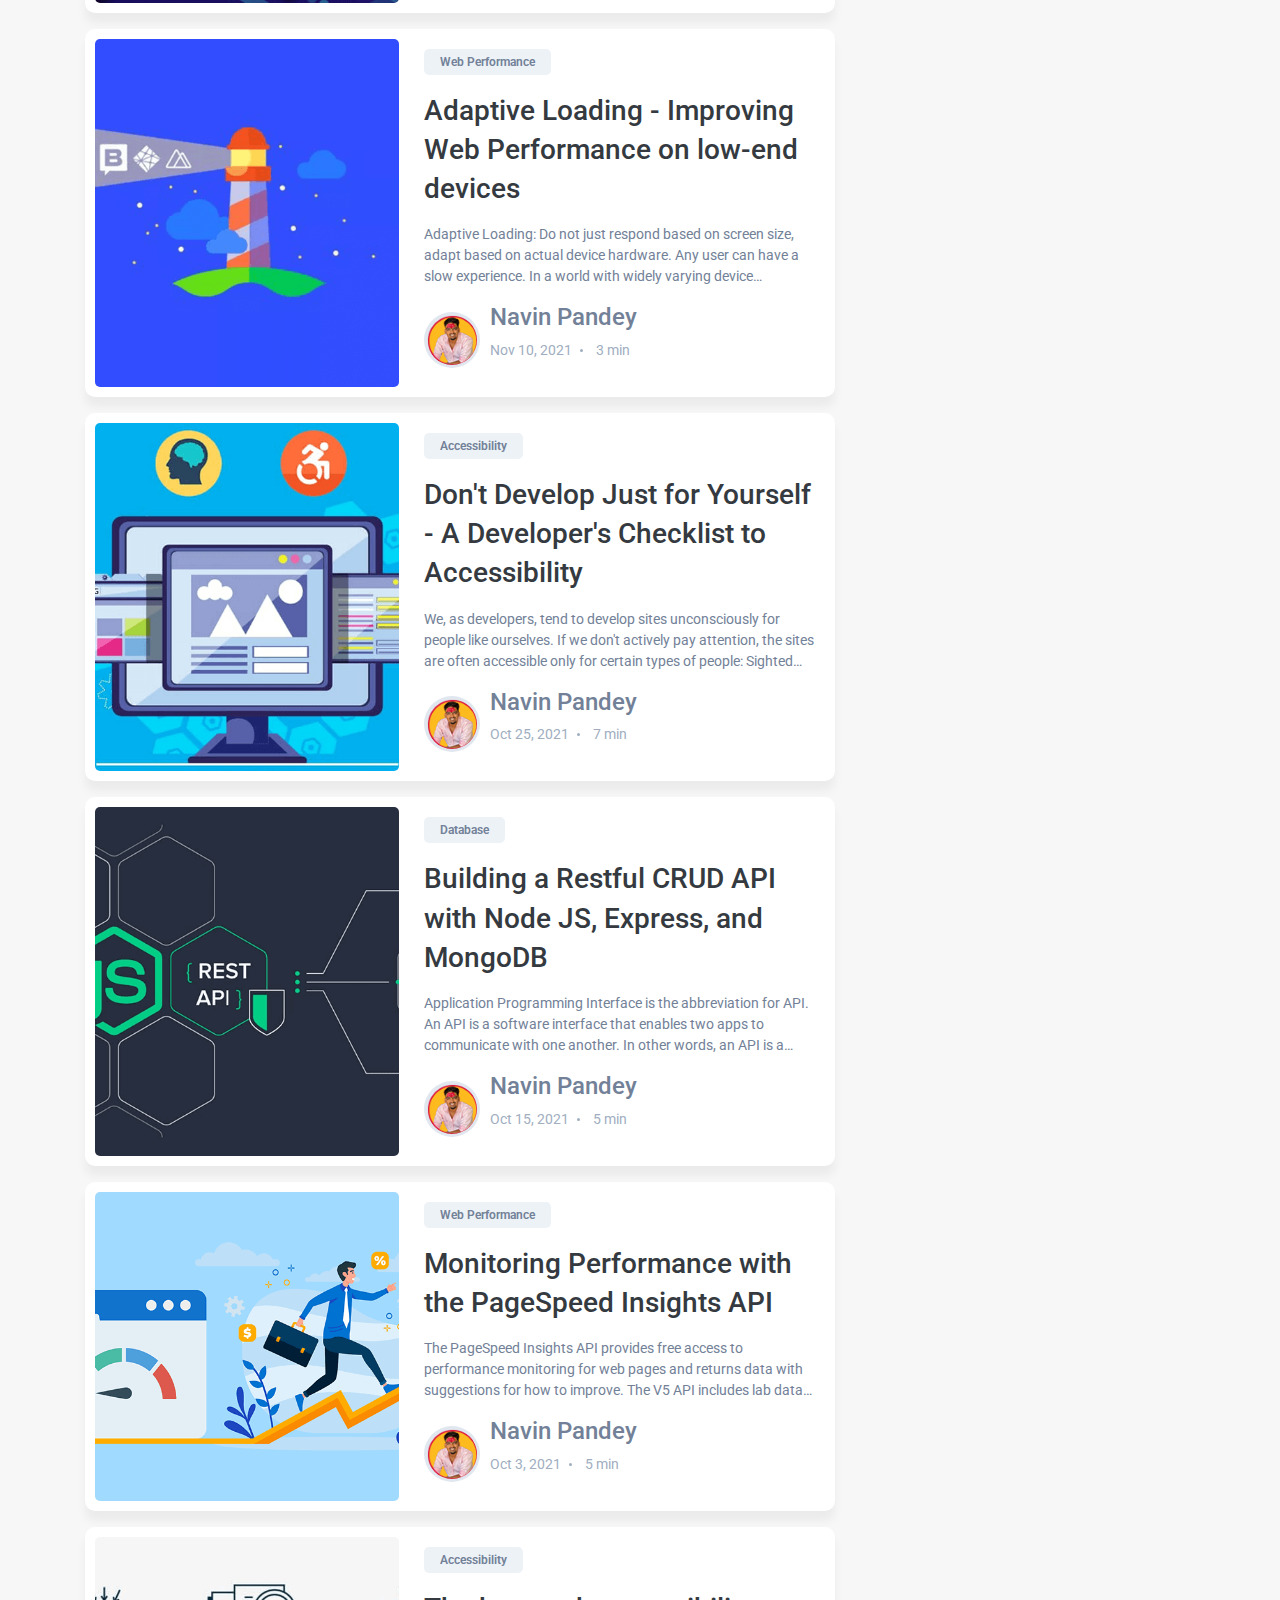
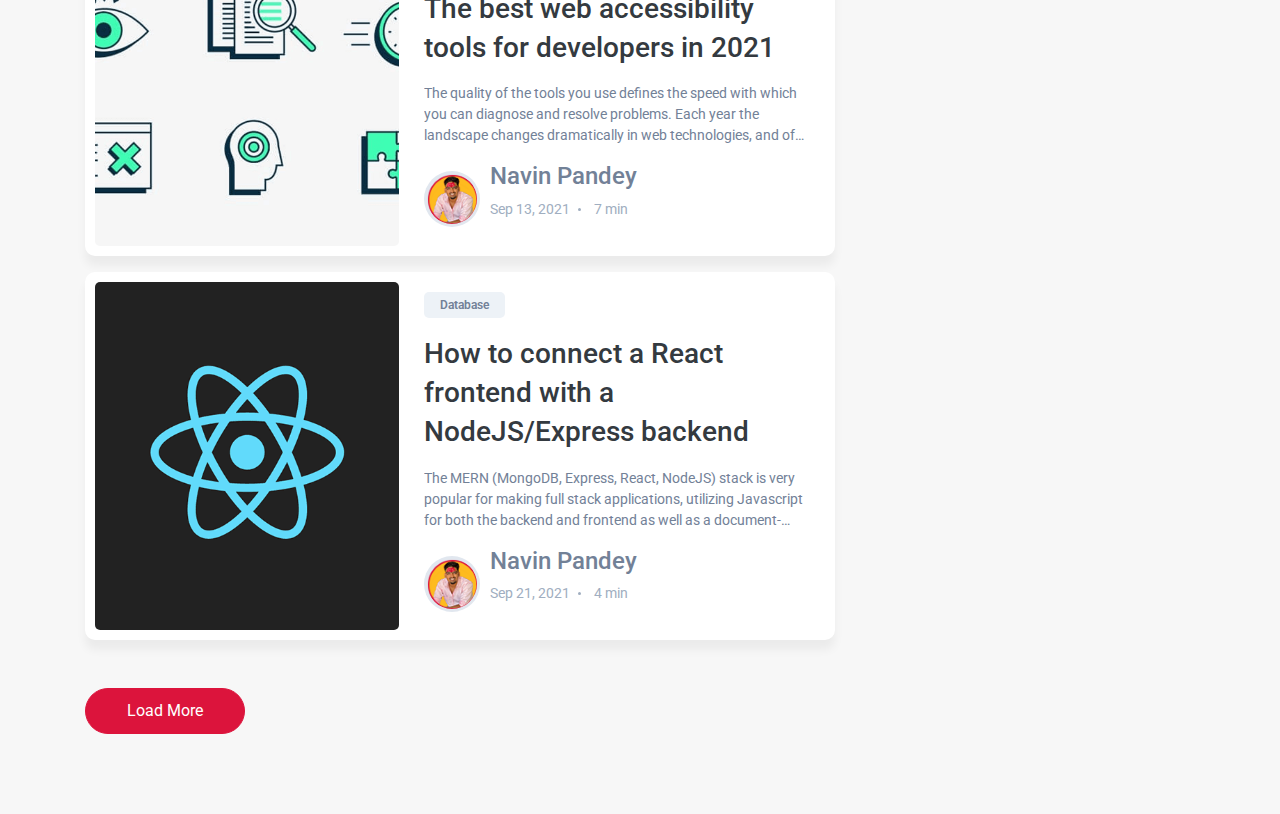
<file: blog.html>
<!DOCTYPE html>
<html lang="en">
<head>
    <meta charset="UTF-8">
    <meta http-equiv="X-UA-Compatible" content="IE=edge">
    <meta name="viewport" content="width=device-width, initial-scale=1.0">
    <title>Blog</title>
    <meta content="width=device-width, initial-scale=1.0" name="viewport">
    <meta content="Free HTML Templates" name="keywords">
    <meta content="Free HTML Templates" name="description">

    <!-- Favicon -->
    <link href="img/favicon.ico" rel="icon">
    <link rel="stylesheet" href="./assets/css/style.min.css">

    <!--
      - google font link
    -->
    <link rel="preconnect" href="https://fonts.googleapis.com">
    <link rel="preconnect" href="https://fonts.gstatic.com" crossorigin>
    <link href="https://fonts.googleapis.com/css2?family=Inter:wght@400;500;600;700;900&display=swap" rel="stylesheet">
  </head>
    <!-- Google Web Fonts -->
    <link rel="preconnect" href="https://fonts.gstatic.com">
    <link href="https://fonts.googleapis.com/css2?family=Roboto:wght@300;400;500;700;900&display=swap" rel="stylesheet"> 

    <!-- Font Awesome -->
    <link href="https://cdnjs.cloudflare.com/ajax/libs/font-awesome/5.10.0/css/all.min.css" rel="stylesheet">

    <!-- Libraries Stylesheet -->
    <link href="lib/owlcarousel/assets/owl.carousel.min.css" rel="stylesheet">
    <link href="lib/lightbox/css/lightbox.min.css" rel="stylesheet">

    <!-- Customized Bootstrap Stylesheet -->
    <link href="css/style.css" rel="stylesheet">
</head>
<body>
    <nav class="navbar fixed-top shadow-sm navbar-expand-lg bg-light navbar-light py-3 py-lg-0 px-lg-5" style="display: flex;">
        <a href="index.html" class="navbar-brand ml-lg-3">
            <h1 class="m-0 display-5"><span class="text-primary">Navin</span> Pandey</h1>
        </a>
        <button type="button" class="navbar-toggler" data-toggle="collapse" data-target="#navbarCollapse">
            <span class="navbar-toggler-icon"></span>
        </button>
        <div class="collapse navbar-collapse px-lg-3" id="navbarCollapse">
            <div class="navbar-nav m-auto py-0">
                <a href="index.html" class="nav-item nav-link">Home</a>
                <a href="index.html" class="nav-item nav-link">About</a>
                <a href="index.html" class="nav-item nav-link">Quality</a>
                <a href="index.html" class="nav-item nav-link">Skill</a>
                <a href="index.html" class="nav-item nav-link">Service</a>
                <a href="index.html" class="nav-item nav-link">Portfolio</a>
                <a href="index.html" class="nav-item nav-link">Review</a>
                <a href="blog.html" class="nav-item nav-link active">Blog</a>
                <a href="index.html/#contact" class="nav-item nav-link">Contact</a>
            </div>
            <a href="https://wa.me/+9779867453240" class="btn btn-outline-primary d-none d-lg-block">Hire Me</a>
        </div>
    </nav>
    <body class="light-theme">

  
  
        <div class="main">
    
          <div class="container">
    
            <!--
              - BLOG SECTION
            -->
    
            <div class="blog">
    
              <h2 class="h2">Latest Blog Post</h2>
    
              <div class="blog-card-group">
    
                <div class="blog-card">
    
                  <div class="blog-card-banner">
                    <img src="./assets/images/blog-1.png" alt="Building microservices with Dropwizard, MongoDB & Docker"
                      width="250" class="blog-banner-img">
                  </div>
    
                  <div class="blog-content-wrapper">
    
                    <button class="blog-topic text-tiny">Database</button>
    
                    <h3>
                      <a href="#" class="h3">
                        Building microservices with Dropwizard, MongoDB & Docker
                      </a>
                    </h3>
    
                    <p class="blog-text">
                      This NoSQL database oriented to documents (by documents like JSON) combines some of the features from
                      relational
                      databases, easy to use and the multi-platform is the best option for scale up and have fault
                      tolerance, load balancing,
                      map reduce, etc.
                    </p>
    
                    <div class="wrapper-flex">
    
                      <div class="profile-wrapper">
                        <img src="./assets/images/author.png" alt="Navin Pandey" width="50">
                      </div>
    
                      <div class="wrapper">
                        <a href="#" class="h4">Navin Pandey</a>
    
                        <p class="text-sm">
                          <time datetime="2022-01-17">Jan 17, 2022</time>
                          <span class="separator"></span>
                          <ion-icon name="time-outline"></ion-icon>
                          <time datetime="PT3M">3 min</time>
                        </p>
                      </div>
    
                    </div>
    
                  </div>
    
                </div>
    
    
                <div class="blog-card">
    
                  <div class="blog-card-banner">
                    <img src="./assets/images/blog-2.png" alt="Fast web page loading on a $20 feature phone" width="250"
                      class="blog-banner-img">
                  </div>
    
                  <div class="blog-content-wrapper">
    
                    <button class="blog-topic text-tiny">Web Performance</button>
    
                    <h3><a href="" class="h3">Fast web page loading on a $20 feature phone</a></h3>
    
                    <p class="blog-text">
                      Feature phones are affordable (under $20-25), low-end devices enabling 100s of millions of users in
                      developing countries
                      to leverage the web. Think of them as a light version of a smart phone.
                    </p>
    
                    <div class="wrapper-flex">
    
                      <div class="profile-wrapper">
                        <img src="./assets/images/author.png" alt="Navin Pandey" width="50">
                      </div>
    
                      <div class="wrapper">
                        <a href="#" class="h4">Navin Pandey</a>
    
                        <p class="text-sm">
                          <time datetime="2021-12-10">Dec 10, 2021</time>
                          <span class="separator"></span>
                          <ion-icon name="time-outline"></ion-icon>
                          <time datetime="PT2M">2 min</time>
                        </p>
                      </div>
    
                    </div>
    
                  </div>
    
                </div>
    
    
                <div class="blog-card">
    
                  <div class="blog-card-banner">
                    <img src="./assets/images/blog-3.png" alt="Accessibility Tips for Web Developers" width="250"
                      class="blog-banner-img">
                  </div>
    
                  <div class="blog-content-wrapper">
    
                    <button class="blog-topic text-tiny">Accessibility</button>
    
                    <h3><a href="" class="h3">Accessibility Tips for Web Developers</a></h3>
    
                    <p class="blog-text">
                      It's awesome to build sites that are inclusive and accessible to everyone. There are at least six key
                      areas of
                      disability we can optimize for: visual, hearing, mobility, cognition, speech and neural. Many tools
                      and resources can
                      help here, even if you're totally new to web accessibility.
                    </p>
    
                    <div class="wrapper-flex">
    
                      <div class="profile-wrapper">
                        <img src="./assets/images/author.png" alt="Navin Pandey" width="50">
                      </div>
    
                      <div class="wrapper">
                        <a href="#" class="h4">Navin Pandey</a>
    
                        <p class="text-sm">
                          <time datetime="2021-11-28">Nov 28, 2021</time>
                          <span class="separator"></span>
                          <ion-icon name="time-outline"></ion-icon>
                          <time datetime="PT4M">4 min</time>
                        </p>
                      </div>
    
                    </div>
    
                  </div>
    
                </div>
    
    
                <div class="blog-card">
    
                  <div class="blog-card-banner">
                    <img src="./assets/images/blog-4.png" alt="Dynamically Securing Databases using Hashicorp Vault"
                      width="250" class="blog-banner-img">
                  </div>
    
                  <div class="blog-content-wrapper">
    
                    <button class="blog-topic text-tiny">Database</button>
    
                    <h3><a href="" class="h3">Dynamically Securing Databases using Hashicorp Vault</a></h3>
    
                    <p class="blog-text">
                      Nowadays, it's hard to profoundly talk about security in the IT industry, since it has to be
                      considered on so many
                      different levels: from securing code chunks, securing containers, up to securing complex
                      infrastructures and defining
                      strong authorization and authentication policies across the enterprise.
                    </p>
    
                    <div class="wrapper-flex">
    
                      <div class="profile-wrapper">
                        <img src="./assets/images/author.png" alt="Navin Pandey" width="50">
                      </div>
    
                      <div class="wrapper">
                        <a href="#" class="h4">Navin Pandey</a>
    
                        <p class="text-sm">
                          <time datetime="2021-11-20">Nov 20, 2021</time>
                          <span class="separator"></span>
                          <ion-icon name="time-outline"></ion-icon>
                          <time datetime="PT4M">4 min</time>
                        </p>
                      </div>
    
                    </div>
    
                  </div>
    
                </div>
    
    
                <div class="blog-card">
    
                  <div class="blog-card-banner">
                    <img src="./assets/images/blog-5.png"
                      alt="Adaptive Loading - Improving Web Performance on low-end devices" width="250"
                      class="blog-banner-img">
                  </div>
    
                  <div class="blog-content-wrapper">
    
                    <button class="blog-topic text-tiny">Web Performance</button>
    
                    <h3><a href="" class="h3">Adaptive Loading - Improving Web Performance on low-end devices</a></h3>
    
                    <p class="blog-text">
                      Adaptive Loading: Do not just respond based on screen size, adapt based on actual device hardware.
                      Any user can have a slow experience. In a world with widely varying device capabilities, a "one-size"
                      fits all
                      experience may not always work. Sites that delight users on high-end devices can be unusable on
                      low-end ones,
                      particularly on median mobile and desktop hardware and in emerging markets.
                    </p>
    
                    <div class="wrapper-flex">
    
                      <div class="profile-wrapper">
                        <img src="./assets/images/author.png" alt="Navin Pandey" width="50">
                      </div>
    
                      <div class="wrapper">
                        <a href="#" class="h4">Navin Pandey</a>
    
                        <p class="text-sm">
                          <time datetime="2021-11-10">Nov 10, 2021</time>
                          <span class="separator"></span>
                          <ion-icon name="time-outline"></ion-icon>
                          <time datetime="PT3M">3 min</time>
                        </p>
                      </div>
    
                    </div>
    
                  </div>
    
                </div>
    
    
                <div class="blog-card">
    
                  <div class="blog-card-banner">
                    <img src="./assets/images/blog-6.png"
                      alt="Don't Develop Just for Yourself - A Developer's Checklist to Accessibility" width="250"
                      class="blog-banner-img">
                  </div>
    
                  <div class="blog-content-wrapper">
    
                    <button class="blog-topic text-tiny">Accessibility</button>
    
                    <h3><a href="" class="h3">Don't Develop Just for Yourself - A Developer's Checklist to Accessibility</a>
                    </h3>
    
                    <p class="blog-text">
                      We, as developers, tend to develop sites unconsciously for people like ourselves. If we don't actively
                      pay attention,
                      the sites are often accessible only for certain types of people: Sighted mouse-users, who have good
                      fine motor skills
                      and are good at using computers.
                    </p>
    
                    <div class="wrapper-flex">
    
                      <div class="profile-wrapper">
                        <img src="./assets/images/author.png" alt="Navin Pandey" width="50">
                      </div>
    
                      <div class="wrapper">
                        <a href="#" class="h4">Navin Pandey</a>
    
                        <p class="text-sm">
                          <time datetime="2021-10-25">Oct 25, 2021</time>
                          <span class="separator"></span>
                          <ion-icon name="time-outline"></ion-icon>
                          <time datetime="PT7M">7 min</time>
                        </p>
                      </div>
    
                    </div>
    
                  </div>
    
                </div>
    
    
                <div class="blog-card">
    
                  <div class="blog-card-banner">
                    <img src="./assets/images/blog-7.png"
                      alt="Building a Restful CRUD API with Node JS, Express, and MongoDB" width="250"
                      class="blog-banner-img">
                  </div>
    
                  <div class="blog-content-wrapper">
    
                    <button class="blog-topic text-tiny">Database</button>
    
                    <h3><a href="" class="h3">Building a Restful CRUD API with Node JS, Express, and MongoDB</a></h3>
    
                    <p class="blog-text">
                      Application Programming Interface is the abbreviation for API. An API is a software interface that
                      enables two apps to
                      communicate with one another. In other words, an API is a messenger that sends your request to the
                      provider and then
                      returns the response to you.
                    </p>
    
                    <div class="wrapper-flex">
    
                      <div class="profile-wrapper">
                        <img src="./assets/images/author.png" alt="Navin Pandey" width="50">
                      </div>
    
                      <div class="wrapper">
                        <a href="#" class="h4">Navin Pandey</a>
    
                        <p class="text-sm">
                          <time datetime="2021-10-15">Oct 15, 2021</time>
                          <span class="separator"></span>
                          <ion-icon name="time-outline"></ion-icon>
                          <time datetime="PT5M">5 min</time>
                        </p>
                      </div>
    
                    </div>
    
                  </div>
    
                </div>
    
    
                <div class="blog-card">
    
                  <div class="blog-card-banner">
                    <img src="./assets/images/blog-8.png" alt="Monitoring Performance with the PageSpeed Insights API"
                      width="250" class="blog-banner-img">
                  </div>
    
                  <div class="blog-content-wrapper">
    
                    <button class="blog-topic text-tiny">Web Performance</button>
    
                    <h3><a href="" class="h3">Monitoring Performance with the PageSpeed Insights API</a></h3>
    
                    <p class="blog-text">
                      The PageSpeed Insights API provides free access to performance monitoring for web pages and returns
                      data with
                      suggestions for how to improve. The V5 API includes lab data from Lighthouse and real-world data from
                      the Chrome User
                      Experience Report (CrUX).
                    </p>
    
                    <div class="wrapper-flex">
    
                      <div class="profile-wrapper">
                        <img src="./assets/images/author.png" alt="Navin Pandey" width="50">
                      </div>
    
                      <div class="wrapper">
                        <a href="#" class="h4">Navin Pandey</a>
    
                        <p class="text-sm">
                          <time datetime="2021-10-03">Oct 3, 2021</time>
                          <span class="separator"></span>
                          <ion-icon name="time-outline"></ion-icon>
                          <time datetime="PT5M">5 min</time>
                        </p>
                      </div>
    
                    </div>
    
                  </div>
    
                </div>
    
    
                <div class="blog-card">
    
                  <div class="blog-card-banner">
                    <img src="./assets/images/blog-9.png" alt="The best web accessibility tools for developers in 2021"
                      width="250" class="blog-banner-img">
                  </div>
    
                  <div class="blog-content-wrapper">
    
                    <button class="blog-topic text-tiny">Accessibility</button>
    
                    <h3><a href="" class="h3">The best web accessibility tools for developers in 2021</a>
                    </h3>
    
                    <p class="blog-text">
                      The quality of the tools you use defines the speed with which you can diagnose and resolve problems.
                      Each year the landscape changes dramatically in web technologies, and of late the tooling for
                      accessibility is no
                      exception.
                    </p>
    
                    <div class="wrapper-flex">
    
                      <div class="profile-wrapper">
                        <img src="./assets/images/author.png" alt="Navin Pandey" width="50">
                      </div>
    
                      <div class="wrapper">
                        <a href="#" class="h4">Navin Pandey</a>
    
                        <p class="text-sm">
                          <time datetime="2021-09-13">Sep 13, 2021</time>
                          <span class="separator"></span>
                          <ion-icon name="time-outline"></ion-icon>
                          <time datetime="PT7M">7 min</time>
                        </p>
                      </div>
    
                    </div>
    
                  </div>
    
                </div>
    
    
                <div class="blog-card">
    
                  <div class="blog-card-banner">
                    <img src="./assets/images/blog-10.png"
                      alt="How to connect a React frontend with a NodeJS/Express backend" width="250"
                      class="blog-banner-img">
                  </div>
    
                  <div class="blog-content-wrapper">
    
                    <button class="blog-topic text-tiny">Database</button>
    
                    <h3><a href="" class="h3">How to connect a React frontend with a NodeJS/Express backend</a></h3>
    
                    <p class="blog-text">
                      The MERN (MongoDB, Express, React, NodeJS) stack is very popular for making full stack applications,
                      utilizing
                      Javascript for both the backend and frontend as well as a document-oriented or non relational database
                      (MongoDB),
                      meaning that it's structured like JSON rather than a large excel sheet like SQL databases are.
                    </p>
    
                    <div class="wrapper-flex">
    
                      <div class="profile-wrapper">
                        <img src="./assets/images/author.png" alt="Navin Pandey" width="50">
                      </div>
    
                      <div class="wrapper">
                        <a href="#" class="h4">Navin Pandey</a>
    
                        <p class="text-sm">
                          <time datetime="2021-09-21">Sep 21, 2021</time>
                          <span class="separator"></span>
                          <ion-icon name="time-outline"></ion-icon>
                          <time datetime="PT4M">4 min</time>
                        </p>
                      </div>
    
                    </div>
    
                  </div>
    
                </div>
    
              </div>
    
              <button class="btn btn-primary">Load More</button>
    
            </div>
    
    
    
    
    
            <!--
              - ASIDE
            -->
    
            <div class="aside">
    
              <div class="topics">
    
                <h2 class="h2">Topics</h2>
    
                <a href="#" class="topic-btn">
                  <div class="icon-box">
                    <ion-icon name="server-outline"></ion-icon>
                  </div>
    
                  <p>Database</p>
                </a>
    
                <a href="#" class="topic-btn">
                  <div class="icon-box">
                    <ion-icon name="accessibility-outline"></ion-icon>
                  </div>
    
                  <p>Accessibility</p>
                </a>
    
                <a href="#" class="topic-btn">
                  <div class="icon-box">
                    <ion-icon name="rocket-outline"></ion-icon>
                  </div>
    
                  <p>Web Performance</p>
                </a>
    
              </div>
    
              <div class="tags">
    
                <h2 class="h2">Tags</h2>
    
                <div class="wrapper">
    
                  <button class="hashtag">#mongodb</button>
                  <button class="hashtag">#nodejs</button>
                  <button class="hashtag">#a11y</button>
                  <button class="hashtag">#mobility</button>
                  <button class="hashtag">#inclusion</button>
                  <button class="hashtag">#webperf</button>
                  <button class="hashtag">#optimize</button>
                  <button class="hashtag">#performance</button>
    
                </div>
    
              </div>
    
              <div class="contact">
    
                <h2 class="h2">Let's Talk</h2>
    
                <div class="wrapper">
    
                  <p>
                    Do you want to learn more about how I can help your company overcome problems? Let us have a
                    conversation.
                  </p>
    
                  <ul class="social-link">
    
                    <li>
                      <a href="#" class="icon-box discord">
                        <ion-icon name="logo-discord"></ion-icon>
                      </a>
                    </li>
    
                    <li>
                      <a href="#" class="icon-box twitter">
                        <ion-icon name="logo-twitter"></ion-icon>
                      </a>
                    </li>
    
                    <li>
                      <a href="#" class="icon-box facebook">
                        <ion-icon name="logo-facebook"></ion-icon>
                      </a>
                    </li>
    
                  </ul>
    
                </div>
    
              </div>
    
              <div class="newsletter">
    
                <h2 class="h2">Newsletter</h2>
    
                <div class="wrapper">
    
                  <p>
                    Subscribe to our newsletter to be among the first to keep up with the latest updates.
                  </p>
    
                  <form action="#">
                    <input type="email" name="email" placeholder="Email Address" required>
    
                    <button type="submit" class="btn btn-primary">Subscribe</button>
                  </form>
    
                </div>
    
              </div>
    
            </div>
    
          </div>
    
        </div>
    
      </main>
    
    
</body>
</html>
</file>
<file: css/style.css>
/******* Bootstrap Theming ********/
/*!
 * Bootstrap v4.5.3 (https://getbootstrap.com/)
 * Copyright 2011-2020 The Bootstrap Authors
 * Copyright 2011-2020 Twitter, Inc.
 * Licensed under MIT (https://github.com/twbs/bootstrap/blob/main/LICENSE)
 */
:root {
  --blue: #DC143C;
  --indigo: #6610f2;
  --purple: #6f42c1;
  --pink: #e83e8c;
  --red: #dc3545;
  --orange: #fd7e14;
  --yellow: #ffc107;
  --green: #28a745;
  --teal: #20c997;
  --cyan: #17a2b8;
  --white: #fff;
  --gray: #6c757d;
  --gray-dark: #343a40;
  --primary: #DC143C;
  --secondary: #6c757d;
  --success: #28a745;
  --info: #17a2b8;
  --warning: #ffc107;
  --danger: #dc3545;
  --light: #ffffff;
  --dark: #343a40;
  --breakpoint-xs: 0;
  --breakpoint-sm: 576px;
  --breakpoint-md: 768px;
  --breakpoint-lg: 992px;
  --breakpoint-xl: 1200px;
  --font-family-sans-serif: "Roboto", sans-serif;
  --font-family-monospace: SFMono-Regular, Menlo, Monaco, Consolas, "Liberation Mono", "Courier New", monospace;
}

*,
*::before,
*::after {
  box-sizing: border-box;
}

html {
  font-family: sans-serif;
  line-height: 1.15;
  -webkit-text-size-adjust: 100%;
  -webkit-tap-highlight-color: rgba(0, 0, 0, 0);
}

article, aside, figcaption, figure, footer, header, hgroup, main, nav, section {
  display: block;
}

body {
  margin: 0;
  font-family: "Roboto", sans-serif;
  font-size: 1rem;
  font-weight: 400;
  line-height: 1.5;
  color: #6c757d;
  text-align: left;
  background-color: #ffffff;
}

[tabindex="-1"]:focus:not(:focus-visible) {
  outline: 0 !important;
}

hr {
  box-sizing: content-box;
  height: 0;
  overflow: visible;
}

h1, h2, h3, h4, h5, h6 {
  margin-top: 0;
  margin-bottom: 0.5rem;
}

p {
  margin-top: 0;
  margin-bottom: 1rem;
}

abbr[title],
abbr[data-original-title] {
  text-decoration: underline;
  text-decoration: underline dotted;
  cursor: help;
  border-bottom: 0;
  text-decoration-skip-ink: none;
}

address {
  margin-bottom: 1rem;
  font-style: normal;
  line-height: inherit;
}

ol,
ul,
dl {
  margin-top: 0;
  margin-bottom: 1rem;
}

ol ol,
ul ul,
ol ul,
ul ol {
  margin-bottom: 0;
}

dt {
  font-weight: 700;
}

dd {
  margin-bottom: .5rem;
  margin-left: 0;
}

blockquote {
  margin: 0 0 1rem;
}

b,
strong {
  font-weight: bolder;
}

small {
  font-size: 80%;
}

sub,
sup {
  position: relative;
  font-size: 75%;
  line-height: 0;
  vertical-align: baseline;
}

sub {
  bottom: -.25em;
}

sup {
  top: -.5em;
}

a {
  color: #DC143C;
  text-decoration: none;
  background-color: transparent;
}

a:hover {
  color: #078571;
  text-decoration: underline;
}

a:not([href]):not([class]) {
  color: inherit;
  text-decoration: none;
}

a:not([href]):not([class]):hover {
  color: inherit;
  text-decoration: none;
}

pre,
code,
kbd,
samp {
  font-family: SFMono-Regular, Menlo, Monaco, Consolas, "Liberation Mono", "Courier New", monospace;
  font-size: 1em;
}

pre {
  margin-top: 0;
  margin-bottom: 1rem;
  overflow: auto;
  -ms-overflow-style: scrollbar;
}

figure {
  margin: 0 0 1rem;
}

img {
  vertical-align: middle;
  border-style: none;
}

svg {
  overflow: hidden;
  vertical-align: middle;
}

table {
  border-collapse: collapse;
}

caption {
  padding-top: 0.75rem;
  padding-bottom: 0.75rem;
  color: #6c757d;
  text-align: left;
  caption-side: bottom;
}

th {
  text-align: inherit;
  text-align: -webkit-match-parent;
}

label {
  display: inline-block;
  margin-bottom: 0.5rem;
}

button {
  border-radius: 0;
}

button:focus {
  outline: 1px dotted;
  outline: 5px auto -webkit-focus-ring-color;
}

input,
button,
select,
optgroup,
textarea {
  margin: 0;
  font-family: inherit;
  font-size: inherit;
  line-height: inherit;
}

button,
input {
  overflow: visible;
}

button,
select {
  text-transform: none;
}

[role="button"] {
  cursor: pointer;
}

select {
  word-wrap: normal;
}

button,
[type="button"],
[type="reset"],
[type="submit"] {
  -webkit-appearance: button;
}

button:not(:disabled),
[type="button"]:not(:disabled),
[type="reset"]:not(:disabled),
[type="submit"]:not(:disabled) {
  cursor: pointer;
}

button::-moz-focus-inner,
[type="button"]::-moz-focus-inner,
[type="reset"]::-moz-focus-inner,
[type="submit"]::-moz-focus-inner {
  padding: 0;
  border-style: none;
}

input[type="radio"],
input[type="checkbox"] {
  box-sizing: border-box;
  padding: 0;
}

textarea {
  overflow: auto;
  resize: vertical;
}

fieldset {
  min-width: 0;
  padding: 0;
  margin: 0;
  border: 0;
}

legend {
  display: block;
  width: 100%;
  max-width: 100%;
  padding: 0;
  margin-bottom: .5rem;
  font-size: 1.5rem;
  line-height: inherit;
  color: inherit;
  white-space: normal;
}

@media (max-width: 1200px) {
  legend {
    font-size: calc(1.275rem + 0.3vw) ;
  }
}

progress {
  vertical-align: baseline;
}

[type="number"]::-webkit-inner-spin-button,
[type="number"]::-webkit-outer-spin-button {
  height: auto;
}

[type="search"] {
  outline-offset: -2px;
  -webkit-appearance: none;
}

[type="search"]::-webkit-search-decoration {
  -webkit-appearance: none;
}

::-webkit-file-upload-button {
  font: inherit;
  -webkit-appearance: button;
}

output {
  display: inline-block;
}

summary {
  display: list-item;
  cursor: pointer;
}

template {
  display: none;
}

[hidden] {
  display: none !important;
}

h1, h2, h3, h4, h5, h6,
.h1, .h2, .h3, .h4, .h5, .h6 {
  margin-bottom: 0.5rem;
  font-weight: 500;
  line-height: 1.2;
  color: #343a40;
}

h1, .h1 {
  font-size: 2.5rem;
}

@media (max-width: 1200px) {
  h1, .h1 {
    font-size: calc(1.375rem + 1.5vw) ;
  }
}

h2, .h2 {
  font-size: 2rem;
}

@media (max-width: 1200px) {
  h2, .h2 {
    font-size: calc(1.325rem + 0.9vw) ;
  }
}

h3, .h3 {
  font-size: 1.75rem;
}

@media (max-width: 1200px) {
  h3, .h3 {
    font-size: calc(1.3rem + 0.6vw) ;
  }
}

h4, .h4 {
  font-size: 1.5rem;
}

@media (max-width: 1200px) {
  h4, .h4 {
    font-size: calc(1.275rem + 0.3vw) ;
  }
}

h5, .h5 {
  font-size: 1.25rem;
}

h6, .h6 {
  font-size: 1rem;
}

.lead {
  font-size: 1.25rem;
  font-weight: 300;
}

.display-1 {
  font-size: 10rem;
  font-weight: 300;
  line-height: 1.2;
}

@media (max-width: 1200px) {
  .display-1 {
    font-size: calc(2.125rem + 10.5vw) ;
  }
}

.display-2 {
  font-size: 5.5rem;
  font-weight: 300;
  line-height: 1.2;
}

@media (max-width: 1200px) {
  .display-2 {
    font-size: calc(1.675rem + 5.1vw) ;
  }
}

.display-3 {
  font-size: 4.5rem;
  font-weight: 300;
  line-height: 1.2;
}

@media (max-width: 1200px) {
  .display-3 {
    font-size: calc(1.575rem + 3.9vw) ;
  }
}

.display-4 {
  font-size: 3.5rem;
  font-weight: 300;
  line-height: 1.2;
}

@media (max-width: 1200px) {
  .display-4 {
    font-size: calc(1.475rem + 2.7vw) ;
  }
}

hr {
  margin-top: 1rem;
  margin-bottom: 1rem;
  border: 0;
  border-top: 1px solid rgba(0, 0, 0, 0.1);
}

small,
.small {
  font-size: 80%;
  font-weight: 400;
}

mark,
.mark {
  padding: 0.2em;
  background-color: #fcf8e3;
}

.list-unstyled {
  padding-left: 0;
  list-style: none;
}

.list-inline {
  padding-left: 0;
  list-style: none;
}

.list-inline-item {
  display: inline-block;
}

.list-inline-item:not(:last-child) {
  margin-right: 0.5rem;
}

.initialism {
  font-size: 90%;
  text-transform: uppercase;
}

.blockquote {
  margin-bottom: 1rem;
  font-size: 1.25rem;
}

.blockquote-footer {
  display: block;
  font-size: 80%;
  color: #6c757d;
}

.blockquote-footer::before {
  content: "\2014\00A0";
}

.img-fluid {
  max-width: 100%;
  height: auto;
}

.img-thumbnail {
  padding: 0.25rem;
  background-color: #ffffff;
  border: 1px solid #dee2e6;
  border-radius: 0.25rem;
  max-width: 100%;
  height: auto;
}

.figure {
  display: inline-block;
}

.figure-img {
  margin-bottom: 0.5rem;
  line-height: 1;
}

.figure-caption {
  font-size: 90%;
  color: #6c757d;
}

code {
  font-size: 87.5%;
  color: #e83e8c;
  word-wrap: break-word;
}

a > code {
  color: inherit;
}

kbd {
  padding: 0.2rem 0.4rem;
  font-size: 87.5%;
  color: #fff;
  background-color: #212529;
  border-radius: 0.2rem;
}

kbd kbd {
  padding: 0;
  font-size: 100%;
  font-weight: 700;
}

pre {
  display: block;
  font-size: 87.5%;
  color: #212529;
}

pre code {
  font-size: inherit;
  color: inherit;
  word-break: normal;
}

.pre-scrollable {
  max-height: 340px;
  overflow-y: scroll;
}

.container,
.container-fluid,
.container-sm,
.container-md,
.container-lg,
.container-xl {
  width: 100%;
  padding-right: 15px;
  padding-left: 15px;
  margin-right: auto;
  margin-left: auto;
}

@media (min-width: 576px) {
  .container, .container-sm {
    max-width: 540px;
  }
}

@media (min-width: 768px) {
  .container, .container-sm, .container-md {
    max-width: 720px;
  }
}

@media (min-width: 992px) {
  .container, .container-sm, .container-md, .container-lg {
    max-width: 960px;
  }
}

@media (min-width: 1200px) {
  .container, .container-sm, .container-md, .container-lg, .container-xl {
    max-width: 1140px;
  }
}

.row {
  display: flex;
  flex-wrap: wrap;
  margin-right: -15px;
  margin-left: -15px;
}

.no-gutters {
  margin-right: 0;
  margin-left: 0;
}

.no-gutters > .col,
.no-gutters > [class*="col-"] {
  padding-right: 0;
  padding-left: 0;
}

.col-1, .col-2, .col-3, .col-4, .col-5, .col-6, .col-7, .col-8, .col-9, .col-10, .col-11, .col-12, .col,
.col-auto, .col-sm-1, .col-sm-2, .col-sm-3, .col-sm-4, .col-sm-5, .col-sm-6, .col-sm-7, .col-sm-8, .col-sm-9, .col-sm-10, .col-sm-11, .col-sm-12, .col-sm,
.col-sm-auto, .col-md-1, .col-md-2, .col-md-3, .col-md-4, .col-md-5, .col-md-6, .col-md-7, .col-md-8, .col-md-9, .col-md-10, .col-md-11, .col-md-12, .col-md,
.col-md-auto, .col-lg-1, .col-lg-2, .col-lg-3, .col-lg-4, .col-lg-5, .col-lg-6, .col-lg-7, .col-lg-8, .col-lg-9, .col-lg-10, .col-lg-11, .col-lg-12, .col-lg,
.col-lg-auto, .col-xl-1, .col-xl-2, .col-xl-3, .col-xl-4, .col-xl-5, .col-xl-6, .col-xl-7, .col-xl-8, .col-xl-9, .col-xl-10, .col-xl-11, .col-xl-12, .col-xl,
.col-xl-auto {
  position: relative;
  width: 100%;
  padding-right: 15px;
  padding-left: 15px;
}

.col {
  flex-basis: 0;
  flex-grow: 1;
  max-width: 100%;
}

.row-cols-1 > * {
  flex: 0 0 100%;
  max-width: 100%;
}

.row-cols-2 > * {
  flex: 0 0 50%;
  max-width: 50%;
}

.row-cols-3 > * {
  flex: 0 0 33.33333%;
  max-width: 33.33333%;
}

.row-cols-4 > * {
  flex: 0 0 25%;
  max-width: 25%;
}

.row-cols-5 > * {
  flex: 0 0 20%;
  max-width: 20%;
}

.row-cols-6 > * {
  flex: 0 0 16.66667%;
  max-width: 16.66667%;
}

.col-auto {
  flex: 0 0 auto;
  width: auto;
  max-width: 100%;
}

.col-1 {
  flex: 0 0 8.33333%;
  max-width: 8.33333%;
}

.col-2 {
  flex: 0 0 16.66667%;
  max-width: 16.66667%;
}

.col-3 {
  flex: 0 0 25%;
  max-width: 25%;
}

.col-4 {
  flex: 0 0 33.33333%;
  max-width: 33.33333%;
}

.col-5 {
  flex: 0 0 41.66667%;
  max-width: 41.66667%;
}

.col-6 {
  flex: 0 0 50%;
  max-width: 50%;
}

.col-7 {
  flex: 0 0 58.33333%;
  max-width: 58.33333%;
}

.col-8 {
  flex: 0 0 66.66667%;
  max-width: 66.66667%;
}

.col-9 {
  flex: 0 0 75%;
  max-width: 75%;
}

.col-10 {
  flex: 0 0 83.33333%;
  max-width: 83.33333%;
}

.col-11 {
  flex: 0 0 91.66667%;
  max-width: 91.66667%;
}

.col-12 {
  flex: 0 0 100%;
  max-width: 100%;
}

.order-first {
  order: -1;
}

.order-last {
  order: 13;
}

.order-0 {
  order: 0;
}

.order-1 {
  order: 1;
}

.order-2 {
  order: 2;
}

.order-3 {
  order: 3;
}

.order-4 {
  order: 4;
}

.order-5 {
  order: 5;
}

.order-6 {
  order: 6;
}

.order-7 {
  order: 7;
}

.order-8 {
  order: 8;
}

.order-9 {
  order: 9;
}

.order-10 {
  order: 10;
}

.order-11 {
  order: 11;
}

.order-12 {
  order: 12;
}

.offset-1 {
  margin-left: 8.33333%;
}

.offset-2 {
  margin-left: 16.66667%;
}

.offset-3 {
  margin-left: 25%;
}

.offset-4 {
  margin-left: 33.33333%;
}

.offset-5 {
  margin-left: 41.66667%;
}

.offset-6 {
  margin-left: 50%;
}

.offset-7 {
  margin-left: 58.33333%;
}

.offset-8 {
  margin-left: 66.66667%;
}

.offset-9 {
  margin-left: 75%;
}

.offset-10 {
  margin-left: 83.33333%;
}

.offset-11 {
  margin-left: 91.66667%;
}

@media (min-width: 576px) {
  .col-sm {
    flex-basis: 0;
    flex-grow: 1;
    max-width: 100%;
  }
  .row-cols-sm-1 > * {
    flex: 0 0 100%;
    max-width: 100%;
  }
  .row-cols-sm-2 > * {
    flex: 0 0 50%;
    max-width: 50%;
  }
  .row-cols-sm-3 > * {
    flex: 0 0 33.33333%;
    max-width: 33.33333%;
  }
  .row-cols-sm-4 > * {
    flex: 0 0 25%;
    max-width: 25%;
  }
  .row-cols-sm-5 > * {
    flex: 0 0 20%;
    max-width: 20%;
  }
  .row-cols-sm-6 > * {
    flex: 0 0 16.66667%;
    max-width: 16.66667%;
  }
  .col-sm-auto {
    flex: 0 0 auto;
    width: auto;
    max-width: 100%;
  }
  .col-sm-1 {
    flex: 0 0 8.33333%;
    max-width: 8.33333%;
  }
  .col-sm-2 {
    flex: 0 0 16.66667%;
    max-width: 16.66667%;
  }
  .col-sm-3 {
    flex: 0 0 25%;
    max-width: 25%;
  }
  .col-sm-4 {
    flex: 0 0 33.33333%;
    max-width: 33.33333%;
  }
  .col-sm-5 {
    flex: 0 0 41.66667%;
    max-width: 41.66667%;
  }
  .col-sm-6 {
    flex: 0 0 50%;
    max-width: 50%;
  }
  .col-sm-7 {
    flex: 0 0 58.33333%;
    max-width: 58.33333%;
  }
  .col-sm-8 {
    flex: 0 0 66.66667%;
    max-width: 66.66667%;
  }
  .col-sm-9 {
    flex: 0 0 75%;
    max-width: 75%;
  }
  .col-sm-10 {
    flex: 0 0 83.33333%;
    max-width: 83.33333%;
  }
  .col-sm-11 {
    flex: 0 0 91.66667%;
    max-width: 91.66667%;
  }
  .col-sm-12 {
    flex: 0 0 100%;
    max-width: 100%;
  }
  .order-sm-first {
    order: -1;
  }
  .order-sm-last {
    order: 13;
  }
  .order-sm-0 {
    order: 0;
  }
  .order-sm-1 {
    order: 1;
  }
  .order-sm-2 {
    order: 2;
  }
  .order-sm-3 {
    order: 3;
  }
  .order-sm-4 {
    order: 4;
  }
  .order-sm-5 {
    order: 5;
  }
  .order-sm-6 {
    order: 6;
  }
  .order-sm-7 {
    order: 7;
  }
  .order-sm-8 {
    order: 8;
  }
  .order-sm-9 {
    order: 9;
  }
  .order-sm-10 {
    order: 10;
  }
  .order-sm-11 {
    order: 11;
  }
  .order-sm-12 {
    order: 12;
  }
  .offset-sm-0 {
    margin-left: 0;
  }
  .offset-sm-1 {
    margin-left: 8.33333%;
  }
  .offset-sm-2 {
    margin-left: 16.66667%;
  }
  .offset-sm-3 {
    margin-left: 25%;
  }
  .offset-sm-4 {
    margin-left: 33.33333%;
  }
  .offset-sm-5 {
    margin-left: 41.66667%;
  }
  .offset-sm-6 {
    margin-left: 50%;
  }
  .offset-sm-7 {
    margin-left: 58.33333%;
  }
  .offset-sm-8 {
    margin-left: 66.66667%;
  }
  .offset-sm-9 {
    margin-left: 75%;
  }
  .offset-sm-10 {
    margin-left: 83.33333%;
  }
  .offset-sm-11 {
    margin-left: 91.66667%;
  }
}

@media (min-width: 768px) {
  .col-md {
    flex-basis: 0;
    flex-grow: 1;
    max-width: 100%;
  }
  .row-cols-md-1 > * {
    flex: 0 0 100%;
    max-width: 100%;
  }
  .row-cols-md-2 > * {
    flex: 0 0 50%;
    max-width: 50%;
  }
  .row-cols-md-3 > * {
    flex: 0 0 33.33333%;
    max-width: 33.33333%;
  }
  .row-cols-md-4 > * {
    flex: 0 0 25%;
    max-width: 25%;
  }
  .row-cols-md-5 > * {
    flex: 0 0 20%;
    max-width: 20%;
  }
  .row-cols-md-6 > * {
    flex: 0 0 16.66667%;
    max-width: 16.66667%;
  }
  .col-md-auto {
    flex: 0 0 auto;
    width: auto;
    max-width: 100%;
  }
  .col-md-1 {
    flex: 0 0 8.33333%;
    max-width: 8.33333%;
  }
  .col-md-2 {
    flex: 0 0 16.66667%;
    max-width: 16.66667%;
  }
  .col-md-3 {
    flex: 0 0 25%;
    max-width: 25%;
  }
  .col-md-4 {
    flex: 0 0 33.33333%;
    max-width: 33.33333%;
  }
  .col-md-5 {
    flex: 0 0 41.66667%;
    max-width: 41.66667%;
  }
  .col-md-6 {
    flex: 0 0 50%;
    max-width: 50%;
  }
  .col-md-7 {
    flex: 0 0 58.33333%;
    max-width: 58.33333%;
  }
  .col-md-8 {
    flex: 0 0 66.66667%;
    max-width: 66.66667%;
  }
  .col-md-9 {
    flex: 0 0 75%;
    max-width: 75%;
  }
  .col-md-10 {
    flex: 0 0 83.33333%;
    max-width: 83.33333%;
  }
  .col-md-11 {
    flex: 0 0 91.66667%;
    max-width: 91.66667%;
  }
  .col-md-12 {
    flex: 0 0 100%;
    max-width: 100%;
  }
  .order-md-first {
    order: -1;
  }
  .order-md-last {
    order: 13;
  }
  .order-md-0 {
    order: 0;
  }
  .order-md-1 {
    order: 1;
  }
  .order-md-2 {
    order: 2;
  }
  .order-md-3 {
    order: 3;
  }
  .order-md-4 {
    order: 4;
  }
  .order-md-5 {
    order: 5;
  }
  .order-md-6 {
    order: 6;
  }
  .order-md-7 {
    order: 7;
  }
  .order-md-8 {
    order: 8;
  }
  .order-md-9 {
    order: 9;
  }
  .order-md-10 {
    order: 10;
  }
  .order-md-11 {
    order: 11;
  }
  .order-md-12 {
    order: 12;
  }
  .offset-md-0 {
    margin-left: 0;
  }
  .offset-md-1 {
    margin-left: 8.33333%;
  }
  .offset-md-2 {
    margin-left: 16.66667%;
  }
  .offset-md-3 {
    margin-left: 25%;
  }
  .offset-md-4 {
    margin-left: 33.33333%;
  }
  .offset-md-5 {
    margin-left: 41.66667%;
  }
  .offset-md-6 {
    margin-left: 50%;
  }
  .offset-md-7 {
    margin-left: 58.33333%;
  }
  .offset-md-8 {
    margin-left: 66.66667%;
  }
  .offset-md-9 {
    margin-left: 75%;
  }
  .offset-md-10 {
    margin-left: 83.33333%;
  }
  .offset-md-11 {
    margin-left: 91.66667%;
  }
}

@media (min-width: 992px) {
  .col-lg {
    flex-basis: 0;
    flex-grow: 1;
    max-width: 100%;
  }
  .row-cols-lg-1 > * {
    flex: 0 0 100%;
    max-width: 100%;
  }
  .row-cols-lg-2 > * {
    flex: 0 0 50%;
    max-width: 50%;
  }
  .row-cols-lg-3 > * {
    flex: 0 0 33.33333%;
    max-width: 33.33333%;
  }
  .row-cols-lg-4 > * {
    flex: 0 0 25%;
    max-width: 25%;
  }
  .row-cols-lg-5 > * {
    flex: 0 0 20%;
    max-width: 20%;
  }
  .row-cols-lg-6 > * {
    flex: 0 0 16.66667%;
    max-width: 16.66667%;
  }
  .col-lg-auto {
    flex: 0 0 auto;
    width: auto;
    max-width: 100%;
  }
  .col-lg-1 {
    flex: 0 0 8.33333%;
    max-width: 8.33333%;
  }
  .col-lg-2 {
    flex: 0 0 16.66667%;
    max-width: 16.66667%;
  }
  .col-lg-3 {
    flex: 0 0 25%;
    max-width: 25%;
  }
  .col-lg-4 {
    flex: 0 0 33.33333%;
    max-width: 33.33333%;
  }
  .col-lg-5 {
    flex: 0 0 41.66667%;
    max-width: 41.66667%;
  }
  .col-lg-6 {
    flex: 0 0 50%;
    max-width: 50%;
  }
  .col-lg-7 {
    flex: 0 0 58.33333%;
    max-width: 58.33333%;
  }
  .col-lg-8 {
    flex: 0 0 66.66667%;
    max-width: 66.66667%;
  }
  .col-lg-9 {
    flex: 0 0 75%;
    max-width: 75%;
  }
  .col-lg-10 {
    flex: 0 0 83.33333%;
    max-width: 83.33333%;
  }
  .col-lg-11 {
    flex: 0 0 91.66667%;
    max-width: 91.66667%;
  }
  .col-lg-12 {
    flex: 0 0 100%;
    max-width: 100%;
  }
  .order-lg-first {
    order: -1;
  }
  .order-lg-last {
    order: 13;
  }
  .order-lg-0 {
    order: 0;
  }
  .order-lg-1 {
    order: 1;
  }
  .order-lg-2 {
    order: 2;
  }
  .order-lg-3 {
    order: 3;
  }
  .order-lg-4 {
    order: 4;
  }
  .order-lg-5 {
    order: 5;
  }
  .order-lg-6 {
    order: 6;
  }
  .order-lg-7 {
    order: 7;
  }
  .order-lg-8 {
    order: 8;
  }
  .order-lg-9 {
    order: 9;
  }
  .order-lg-10 {
    order: 10;
  }
  .order-lg-11 {
    order: 11;
  }
  .order-lg-12 {
    order: 12;
  }
  .offset-lg-0 {
    margin-left: 0;
  }
  .offset-lg-1 {
    margin-left: 8.33333%;
  }
  .offset-lg-2 {
    margin-left: 16.66667%;
  }
  .offset-lg-3 {
    margin-left: 25%;
  }
  .offset-lg-4 {
    margin-left: 33.33333%;
  }
  .offset-lg-5 {
    margin-left: 41.66667%;
  }
  .offset-lg-6 {
    margin-left: 50%;
  }
  .offset-lg-7 {
    margin-left: 58.33333%;
  }
  .offset-lg-8 {
    margin-left: 66.66667%;
  }
  .offset-lg-9 {
    margin-left: 75%;
  }
  .offset-lg-10 {
    margin-left: 83.33333%;
  }
  .offset-lg-11 {
    margin-left: 91.66667%;
  }
}

@media (min-width: 1200px) {
  .col-xl {
    flex-basis: 0;
    flex-grow: 1;
    max-width: 100%;
  }
  .row-cols-xl-1 > * {
    flex: 0 0 100%;
    max-width: 100%;
  }
  .row-cols-xl-2 > * {
    flex: 0 0 50%;
    max-width: 50%;
  }
  .row-cols-xl-3 > * {
    flex: 0 0 33.33333%;
    max-width: 33.33333%;
  }
  .row-cols-xl-4 > * {
    flex: 0 0 25%;
    max-width: 25%;
  }
  .row-cols-xl-5 > * {
    flex: 0 0 20%;
    max-width: 20%;
  }
  .row-cols-xl-6 > * {
    flex: 0 0 16.66667%;
    max-width: 16.66667%;
  }
  .col-xl-auto {
    flex: 0 0 auto;
    width: auto;
    max-width: 100%;
  }
  .col-xl-1 {
    flex: 0 0 8.33333%;
    max-width: 8.33333%;
  }
  .col-xl-2 {
    flex: 0 0 16.66667%;
    max-width: 16.66667%;
  }
  .col-xl-3 {
    flex: 0 0 25%;
    max-width: 25%;
  }
  .col-xl-4 {
    flex: 0 0 33.33333%;
    max-width: 33.33333%;
  }
  .col-xl-5 {
    flex: 0 0 41.66667%;
    max-width: 41.66667%;
  }
  .col-xl-6 {
    flex: 0 0 50%;
    max-width: 50%;
  }
  .col-xl-7 {
    flex: 0 0 58.33333%;
    max-width: 58.33333%;
  }
  .col-xl-8 {
    flex: 0 0 66.66667%;
    max-width: 66.66667%;
  }
  .col-xl-9 {
    flex: 0 0 75%;
    max-width: 75%;
  }
  .col-xl-10 {
    flex: 0 0 83.33333%;
    max-width: 83.33333%;
  }
  .col-xl-11 {
    flex: 0 0 91.66667%;
    max-width: 91.66667%;
  }
  .col-xl-12 {
    flex: 0 0 100%;
    max-width: 100%;
  }
  .order-xl-first {
    order: -1;
  }
  .order-xl-last {
    order: 13;
  }
  .order-xl-0 {
    order: 0;
  }
  .order-xl-1 {
    order: 1;
  }
  .order-xl-2 {
    order: 2;
  }
  .order-xl-3 {
    order: 3;
  }
  .order-xl-4 {
    order: 4;
  }
  .order-xl-5 {
    order: 5;
  }
  .order-xl-6 {
    order: 6;
  }
  .order-xl-7 {
    order: 7;
  }
  .order-xl-8 {
    order: 8;
  }
  .order-xl-9 {
    order: 9;
  }
  .order-xl-10 {
    order: 10;
  }
  .order-xl-11 {
    order: 11;
  }
  .order-xl-12 {
    order: 12;
  }
  .offset-xl-0 {
    margin-left: 0;
  }
  .offset-xl-1 {
    margin-left: 8.33333%;
  }
  .offset-xl-2 {
    margin-left: 16.66667%;
  }
  .offset-xl-3 {
    margin-left: 25%;
  }
  .offset-xl-4 {
    margin-left: 33.33333%;
  }
  .offset-xl-5 {
    margin-left: 41.66667%;
  }
  .offset-xl-6 {
    margin-left: 50%;
  }
  .offset-xl-7 {
    margin-left: 58.33333%;
  }
  .offset-xl-8 {
    margin-left: 66.66667%;
  }
  .offset-xl-9 {
    margin-left: 75%;
  }
  .offset-xl-10 {
    margin-left: 83.33333%;
  }
  .offset-xl-11 {
    margin-left: 91.66667%;
  }
}

.table {
  width: 100%;
  margin-bottom: 1rem;
  color: #6c757d;
}

.table th,
.table td {
  padding: 0.75rem;
  vertical-align: top;
  border-top: 1px solid #dee2e6;
}

.table thead th {
  vertical-align: bottom;
  border-bottom: 2px solid #dee2e6;
}

.table tbody + tbody {
  border-top: 2px solid #dee2e6;
}

.table-sm th,
.table-sm td {
  padding: 0.3rem;
}

.table-bordered {
  border: 1px solid #dee2e6;
}

.table-bordered th,
.table-bordered td {
  border: 1px solid #dee2e6;
}

.table-bordered thead th,
.table-bordered thead td {
  border-bottom-width: 2px;
}

.table-borderless th,
.table-borderless td,
.table-borderless thead th,
.table-borderless tbody + tbody {
  border: 0;
}

.table-striped tbody tr:nth-of-type(odd) {
  background-color: rgba(0, 0, 0, 0.05);
}

.table-hover tbody tr:hover {
  color: #6c757d;
  background-color: rgba(0, 0, 0, 0.075);
}

.table-primary,
.table-primary > th,
.table-primary > td {
  background-color: #bbf1e9;
}

.table-primary th,
.table-primary td,
.table-primary thead th,
.table-primary tbody + tbody {
  border-color: #80e6d5;
}

.table-hover .table-primary:hover {
  background-color: #a6ede2;
}

.table-hover .table-primary:hover > td,
.table-hover .table-primary:hover > th {
  background-color: #a6ede2;
}

.table-secondary,
.table-secondary > th,
.table-secondary > td {
  background-color: #d6d8db;
}

.table-secondary th,
.table-secondary td,
.table-secondary thead th,
.table-secondary tbody + tbody {
  border-color: #b3b7bb;
}

.table-hover .table-secondary:hover {
  background-color: #c8cbcf;
}

.table-hover .table-secondary:hover > td,
.table-hover .table-secondary:hover > th {
  background-color: #c8cbcf;
}

.table-success,
.table-success > th,
.table-success > td {
  background-color: #c3e6cb;
}

.table-success th,
.table-success td,
.table-success thead th,
.table-success tbody + tbody {
  border-color: #8fd19e;
}

.table-hover .table-success:hover {
  background-color: #b1dfbb;
}

.table-hover .table-success:hover > td,
.table-hover .table-success:hover > th {
  background-color: #b1dfbb;
}

.table-info,
.table-info > th,
.table-info > td {
  background-color: #bee5eb;
}

.table-info th,
.table-info td,
.table-info thead th,
.table-info tbody + tbody {
  border-color: #86cfda;
}

.table-hover .table-info:hover {
  background-color: #abdde5;
}

.table-hover .table-info:hover > td,
.table-hover .table-info:hover > th {
  background-color: #abdde5;
}

.table-warning,
.table-warning > th,
.table-warning > td {
  background-color: #ffeeba;
}

.table-warning th,
.table-warning td,
.table-warning thead th,
.table-warning tbody + tbody {
  border-color: #ffdf7e;
}

.table-hover .table-warning:hover {
  background-color: #ffe8a1;
}

.table-hover .table-warning:hover > td,
.table-hover .table-warning:hover > th {
  background-color: #ffe8a1;
}

.table-danger,
.table-danger > th,
.table-danger > td {
  background-color: #f5c6cb;
}

.table-danger th,
.table-danger td,
.table-danger thead th,
.table-danger tbody + tbody {
  border-color: #ed969e;
}

.table-hover .table-danger:hover {
  background-color: #f1b0b7;
}

.table-hover .table-danger:hover > td,
.table-hover .table-danger:hover > th {
  background-color: #f1b0b7;
}

.table-light,
.table-light > th,
.table-light > td {
  background-color: white;
}

.table-light th,
.table-light td,
.table-light thead th,
.table-light tbody + tbody {
  border-color: white;
}

.table-hover .table-light:hover {
  background-color: #f2f2f2;
}

.table-hover .table-light:hover > td,
.table-hover .table-light:hover > th {
  background-color: #f2f2f2;
}

.table-dark,
.table-dark > th,
.table-dark > td {
  background-color: #c6c8ca;
}

.table-dark th,
.table-dark td,
.table-dark thead th,
.table-dark tbody + tbody {
  border-color: #95999c;
}

.table-hover .table-dark:hover {
  background-color: #b9bbbe;
}

.table-hover .table-dark:hover > td,
.table-hover .table-dark:hover > th {
  background-color: #b9bbbe;
}

.table-active,
.table-active > th,
.table-active > td {
  background-color: rgba(0, 0, 0, 0.075);
}

.table-hover .table-active:hover {
  background-color: rgba(0, 0, 0, 0.075);
}

.table-hover .table-active:hover > td,
.table-hover .table-active:hover > th {
  background-color: rgba(0, 0, 0, 0.075);
}

.table .thead-dark th {
  color: #fff;
  background-color: #343a40;
  border-color: #454d55;
}

.table .thead-light th {
  color: #495057;
  background-color: #e9ecef;
  border-color: #dee2e6;
}

.table-dark {
  color: #fff;
  background-color: #343a40;
}

.table-dark th,
.table-dark td,
.table-dark thead th {
  border-color: #454d55;
}

.table-dark.table-bordered {
  border: 0;
}

.table-dark.table-striped tbody tr:nth-of-type(odd) {
  background-color: rgba(255, 255, 255, 0.05);
}

.table-dark.table-hover tbody tr:hover {
  color: #fff;
  background-color: rgba(255, 255, 255, 0.075);
}

@media (max-width: 575.98px) {
  .table-responsive-sm {
    display: block;
    width: 100%;
    overflow-x: auto;
    -webkit-overflow-scrolling: touch;
  }
  .table-responsive-sm > .table-bordered {
    border: 0;
  }
}

@media (max-width: 767.98px) {
  .table-responsive-md {
    display: block;
    width: 100%;
    overflow-x: auto;
    -webkit-overflow-scrolling: touch;
  }
  .table-responsive-md > .table-bordered {
    border: 0;
  }
}

@media (max-width: 991.98px) {
  .table-responsive-lg {
    display: block;
    width: 100%;
    overflow-x: auto;
    -webkit-overflow-scrolling: touch;
  }
  .table-responsive-lg > .table-bordered {
    border: 0;
  }
}

@media (max-width: 1199.98px) {
  .table-responsive-xl {
    display: block;
    width: 100%;
    overflow-x: auto;
    -webkit-overflow-scrolling: touch;
  }
  .table-responsive-xl > .table-bordered {
    border: 0;
  }
}

.table-responsive {
  display: block;
  width: 100%;
  overflow-x: auto;
  -webkit-overflow-scrolling: touch;
}

.table-responsive > .table-bordered {
  border: 0;
}

.form-control {
  display: block;
  width: 100%;
  height: calc(1.5em + 0.75rem + 2px);
  padding: 0.375rem 0.75rem;
  font-size: 1rem;
  font-weight: 400;
  line-height: 1.5;
  color: #495057;
  background-color: #fff;
  background-clip: padding-box;
  border: 1px solid #ced4da;
  border-radius: 0.25rem;
  transition: border-color 0.15s ease-in-out, box-shadow 0.15s ease-in-out;
}

@media (prefers-reduced-motion: reduce) {
  .form-control {
    transition: none;
  }
}

.form-control::-ms-expand {
  background-color: transparent;
  border: 0;
}

.form-control:-moz-focusring {
  color: transparent;
  text-shadow: 0 0 0 #495057;
}

.form-control:focus {
  color: #495057;
  background-color: #fff;
  border-color: #62f7df;
  outline: 0;
  box-shadow: 0 0 0 0.2rem rgba(11, 206, 175, 0.25);
}

.form-control::placeholder {
  color: #6c757d;
  opacity: 1;
}

.form-control:disabled, .form-control[readonly] {
  background-color: #e9ecef;
  opacity: 1;
}

input[type="date"].form-control,
input[type="time"].form-control,
input[type="datetime-local"].form-control,
input[type="month"].form-control {
  appearance: none;
}

select.form-control:focus::-ms-value {
  color: #495057;
  background-color: #fff;
}

.form-control-file,
.form-control-range {
  display: block;
  width: 100%;
}

.col-form-label {
  padding-top: calc(0.375rem + 1px);
  padding-bottom: calc(0.375rem + 1px);
  margin-bottom: 0;
  font-size: inherit;
  line-height: 1.5;
}

.col-form-label-lg {
  padding-top: calc(0.5rem + 1px);
  padding-bottom: calc(0.5rem + 1px);
  font-size: 1.25rem;
  line-height: 1.5;
}

.col-form-label-sm {
  padding-top: calc(0.25rem + 1px);
  padding-bottom: calc(0.25rem + 1px);
  font-size: 0.875rem;
  line-height: 1.5;
}

.form-control-plaintext {
  display: block;
  width: 100%;
  padding: 0.375rem 0;
  margin-bottom: 0;
  font-size: 1rem;
  line-height: 1.5;
  color: #6c757d;
  background-color: transparent;
  border: solid transparent;
  border-width: 1px 0;
}

.form-control-plaintext.form-control-sm, .form-control-plaintext.form-control-lg {
  padding-right: 0;
  padding-left: 0;
}

.form-control-sm {
  height: calc(1.5em + 0.5rem + 2px);
  padding: 0.25rem 0.5rem;
  font-size: 0.875rem;
  line-height: 1.5;
  border-radius: 0.2rem;
}

.form-control-lg {
  height: calc(1.5em + 1rem + 2px);
  padding: 0.5rem 1rem;
  font-size: 1.25rem;
  line-height: 1.5;
  border-radius: 0.3rem;
}

select.form-control[size], select.form-control[multiple] {
  height: auto;
}

textarea.form-control {
  height: auto;
}

.form-group {
  margin-bottom: 1rem;
}

.form-text {
  display: block;
  margin-top: 0.25rem;
}

.form-row {
  display: flex;
  flex-wrap: wrap;
  margin-right: -5px;
  margin-left: -5px;
}

.form-row > .col,
.form-row > [class*="col-"] {
  padding-right: 5px;
  padding-left: 5px;
}

.form-check {
  position: relative;
  display: block;
  padding-left: 1.25rem;
}

.form-check-input {
  position: absolute;
  margin-top: 0.3rem;
  margin-left: -1.25rem;
}

.form-check-input[disabled] ~ .form-check-label,
.form-check-input:disabled ~ .form-check-label {
  color: #6c757d;
}

.form-check-label {
  margin-bottom: 0;
}

.form-check-inline {
  display: inline-flex;
  align-items: center;
  padding-left: 0;
  margin-right: 0.75rem;
}

.form-check-inline .form-check-input {
  position: static;
  margin-top: 0;
  margin-right: 0.3125rem;
  margin-left: 0;
}

.valid-feedback {
  display: none;
  width: 100%;
  margin-top: 0.25rem;
  font-size: 80%;
  color: #28a745;
}

.valid-tooltip {
  position: absolute;
  top: 100%;
  left: 0;
  z-index: 5;
  display: none;
  max-width: 100%;
  padding: 0.25rem 0.5rem;
  margin-top: .1rem;
  font-size: 0.875rem;
  line-height: 1.5;
  color: #fff;
  background-color: rgba(40, 167, 69, 0.9);
  border-radius: 0.25rem;
}

.was-validated :valid ~ .valid-feedback,
.was-validated :valid ~ .valid-tooltip,
.is-valid ~ .valid-feedback,
.is-valid ~ .valid-tooltip {
  display: block;
}

.was-validated .form-control:valid, .form-control.is-valid {
  border-color: #28a745;
  padding-right: calc(1.5em + 0.75rem);
  background-image: url("data:image/svg+xml,%3csvg xmlns='http://www.w3.org/2000/svg' width='8' height='8' viewBox='0 0 8 8'%3e%3cpath fill='%2328a745' d='M2.3 6.73L.6 4.53c-.4-1.04.46-1.4 1.1-.8l1.1 1.4 3.4-3.8c.6-.63 1.6-.27 1.2.7l-4 4.6c-.43.5-.8.4-1.1.1z'/%3e%3c/svg%3e");
  background-repeat: no-repeat;
  background-position: right calc(0.375em + 0.1875rem) center;
  background-size: calc(0.75em + 0.375rem) calc(0.75em + 0.375rem);
}

.was-validated .form-control:valid:focus, .form-control.is-valid:focus {
  border-color: #28a745;
  box-shadow: 0 0 0 0.2rem rgba(40, 167, 69, 0.25);
}

.was-validated textarea.form-control:valid, textarea.form-control.is-valid {
  padding-right: calc(1.5em + 0.75rem);
  background-position: top calc(0.375em + 0.1875rem) right calc(0.375em + 0.1875rem);
}

.was-validated .custom-select:valid, .custom-select.is-valid {
  border-color: #28a745;
  padding-right: calc(0.75em + 2.3125rem);
  background: url("data:image/svg+xml,%3csvg xmlns='http://www.w3.org/2000/svg' width='4' height='5' viewBox='0 0 4 5'%3e%3cpath fill='%23343a40' d='M2 0L0 2h4zm0 5L0 3h4z'/%3e%3c/svg%3e") no-repeat right 0.75rem center/8px 10px, url("data:image/svg+xml,%3csvg xmlns='http://www.w3.org/2000/svg' width='8' height='8' viewBox='0 0 8 8'%3e%3cpath fill='%2328a745' d='M2.3 6.73L.6 4.53c-.4-1.04.46-1.4 1.1-.8l1.1 1.4 3.4-3.8c.6-.63 1.6-.27 1.2.7l-4 4.6c-.43.5-.8.4-1.1.1z'/%3e%3c/svg%3e") #fff no-repeat center right 1.75rem/calc(0.75em + 0.375rem) calc(0.75em + 0.375rem);
}

.was-validated .custom-select:valid:focus, .custom-select.is-valid:focus {
  border-color: #28a745;
  box-shadow: 0 0 0 0.2rem rgba(40, 167, 69, 0.25);
}

.was-validated .form-check-input:valid ~ .form-check-label, .form-check-input.is-valid ~ .form-check-label {
  color: #28a745;
}

.was-validated .form-check-input:valid ~ .valid-feedback,
.was-validated .form-check-input:valid ~ .valid-tooltip, .form-check-input.is-valid ~ .valid-feedback,
.form-check-input.is-valid ~ .valid-tooltip {
  display: block;
}

.was-validated .custom-control-input:valid ~ .custom-control-label, .custom-control-input.is-valid ~ .custom-control-label {
  color: #28a745;
}

.was-validated .custom-control-input:valid ~ .custom-control-label::before, .custom-control-input.is-valid ~ .custom-control-label::before {
  border-color: #28a745;
}

.was-validated .custom-control-input:valid:checked ~ .custom-control-label::before, .custom-control-input.is-valid:checked ~ .custom-control-label::before {
  border-color: #34ce57;
  background-color: #34ce57;
}

.was-validated .custom-control-input:valid:focus ~ .custom-control-label::before, .custom-control-input.is-valid:focus ~ .custom-control-label::before {
  box-shadow: 0 0 0 0.2rem rgba(40, 167, 69, 0.25);
}

.was-validated .custom-control-input:valid:focus:not(:checked) ~ .custom-control-label::before, .custom-control-input.is-valid:focus:not(:checked) ~ .custom-control-label::before {
  border-color: #28a745;
}

.was-validated .custom-file-input:valid ~ .custom-file-label, .custom-file-input.is-valid ~ .custom-file-label {
  border-color: #28a745;
}

.was-validated .custom-file-input:valid:focus ~ .custom-file-label, .custom-file-input.is-valid:focus ~ .custom-file-label {
  border-color: #28a745;
  box-shadow: 0 0 0 0.2rem rgba(40, 167, 69, 0.25);
}

.invalid-feedback {
  display: none;
  width: 100%;
  margin-top: 0.25rem;
  font-size: 80%;
  color: #dc3545;
}

.invalid-tooltip {
  position: absolute;
  top: 100%;
  left: 0;
  z-index: 5;
  display: none;
  max-width: 100%;
  padding: 0.25rem 0.5rem;
  margin-top: .1rem;
  font-size: 0.875rem;
  line-height: 1.5;
  color: #fff;
  background-color: rgba(220, 53, 69, 0.9);
  border-radius: 0.25rem;
}

.was-validated :invalid ~ .invalid-feedback,
.was-validated :invalid ~ .invalid-tooltip,
.is-invalid ~ .invalid-feedback,
.is-invalid ~ .invalid-tooltip {
  display: block;
}

.was-validated .form-control:invalid, .form-control.is-invalid {
  border-color: #dc3545;
  padding-right: calc(1.5em + 0.75rem);
  background-image: url("data:image/svg+xml,%3csvg xmlns='http://www.w3.org/2000/svg' width='12' height='12' fill='none' stroke='%23dc3545' viewBox='0 0 12 12'%3e%3ccircle cx='6' cy='6' r='4.5'/%3e%3cpath stroke-linejoin='round' d='M5.8 3.6h.4L6 6.5z'/%3e%3ccircle cx='6' cy='8.2' r='.6' fill='%23dc3545' stroke='none'/%3e%3c/svg%3e");
  background-repeat: no-repeat;
  background-position: right calc(0.375em + 0.1875rem) center;
  background-size: calc(0.75em + 0.375rem) calc(0.75em + 0.375rem);
}

.was-validated .form-control:invalid:focus, .form-control.is-invalid:focus {
  border-color: #dc3545;
  box-shadow: 0 0 0 0.2rem rgba(220, 53, 69, 0.25);
}

.was-validated textarea.form-control:invalid, textarea.form-control.is-invalid {
  padding-right: calc(1.5em + 0.75rem);
  background-position: top calc(0.375em + 0.1875rem) right calc(0.375em + 0.1875rem);
}

.was-validated .custom-select:invalid, .custom-select.is-invalid {
  border-color: #dc3545;
  padding-right: calc(0.75em + 2.3125rem);
  background: url("data:image/svg+xml,%3csvg xmlns='http://www.w3.org/2000/svg' width='4' height='5' viewBox='0 0 4 5'%3e%3cpath fill='%23343a40' d='M2 0L0 2h4zm0 5L0 3h4z'/%3e%3c/svg%3e") no-repeat right 0.75rem center/8px 10px, url("data:image/svg+xml,%3csvg xmlns='http://www.w3.org/2000/svg' width='12' height='12' fill='none' stroke='%23dc3545' viewBox='0 0 12 12'%3e%3ccircle cx='6' cy='6' r='4.5'/%3e%3cpath stroke-linejoin='round' d='M5.8 3.6h.4L6 6.5z'/%3e%3ccircle cx='6' cy='8.2' r='.6' fill='%23dc3545' stroke='none'/%3e%3c/svg%3e") #fff no-repeat center right 1.75rem/calc(0.75em + 0.375rem) calc(0.75em + 0.375rem);
}

.was-validated .custom-select:invalid:focus, .custom-select.is-invalid:focus {
  border-color: #dc3545;
  box-shadow: 0 0 0 0.2rem rgba(220, 53, 69, 0.25);
}

.was-validated .form-check-input:invalid ~ .form-check-label, .form-check-input.is-invalid ~ .form-check-label {
  color: #dc3545;
}

.was-validated .form-check-input:invalid ~ .invalid-feedback,
.was-validated .form-check-input:invalid ~ .invalid-tooltip, .form-check-input.is-invalid ~ .invalid-feedback,
.form-check-input.is-invalid ~ .invalid-tooltip {
  display: block;
}

.was-validated .custom-control-input:invalid ~ .custom-control-label, .custom-control-input.is-invalid ~ .custom-control-label {
  color: #dc3545;
}

.was-validated .custom-control-input:invalid ~ .custom-control-label::before, .custom-control-input.is-invalid ~ .custom-control-label::before {
  border-color: #dc3545;
}

.was-validated .custom-control-input:invalid:checked ~ .custom-control-label::before, .custom-control-input.is-invalid:checked ~ .custom-control-label::before {
  border-color: #e4606d;
  background-color: #e4606d;
}

.was-validated .custom-control-input:invalid:focus ~ .custom-control-label::before, .custom-control-input.is-invalid:focus ~ .custom-control-label::before {
  box-shadow: 0 0 0 0.2rem rgba(220, 53, 69, 0.25);
}

.was-validated .custom-control-input:invalid:focus:not(:checked) ~ .custom-control-label::before, .custom-control-input.is-invalid:focus:not(:checked) ~ .custom-control-label::before {
  border-color: #dc3545;
}

.was-validated .custom-file-input:invalid ~ .custom-file-label, .custom-file-input.is-invalid ~ .custom-file-label {
  border-color: #dc3545;
}

.was-validated .custom-file-input:invalid:focus ~ .custom-file-label, .custom-file-input.is-invalid:focus ~ .custom-file-label {
  border-color: #dc3545;
  box-shadow: 0 0 0 0.2rem rgba(220, 53, 69, 0.25);
}

.form-inline {
  display: flex;
  flex-flow: row wrap;
  align-items: center;
}

.form-inline .form-check {
  width: 100%;
}

@media (min-width: 576px) {
  .form-inline label {
    display: flex;
    align-items: center;
    justify-content: center;
    margin-bottom: 0;
  }
  .form-inline .form-group {
    display: flex;
    flex: 0 0 auto;
    flex-flow: row wrap;
    align-items: center;
    margin-bottom: 0;
  }
  .form-inline .form-control {
    display: inline-block;
    width: auto;
    vertical-align: middle;
  }
  .form-inline .form-control-plaintext {
    display: inline-block;
  }
  .form-inline .input-group,
  .form-inline .custom-select {
    width: auto;
  }
  .form-inline .form-check {
    display: flex;
    align-items: center;
    justify-content: center;
    width: auto;
    padding-left: 0;
  }
  .form-inline .form-check-input {
    position: relative;
    flex-shrink: 0;
    margin-top: 0;
    margin-right: 0.25rem;
    margin-left: 0;
  }
  .form-inline .custom-control {
    align-items: center;
    justify-content: center;
  }
  .form-inline .custom-control-label {
    margin-bottom: 0;
  }
}

.btn {
  display: inline-block;
  font-weight: 400;
  color: #6c757d;
  text-align: center;
  vertical-align: middle;
  user-select: none;
  background-color: transparent;
  border: 1px solid transparent;
  padding: 0.375rem 0.75rem;
  font-size: 1rem;
  line-height: 1.5;
  border-radius: 0.25rem;
  transition: color 0.15s ease-in-out, background-color 0.15s ease-in-out, border-color 0.15s ease-in-out, box-shadow 0.15s ease-in-out;
}

@media (prefers-reduced-motion: reduce) {
  .btn {
    transition: none;
  }
}

.btn:hover {
  color: #6c757d;
  text-decoration: none;
}

.btn:focus, .btn.focus {
  outline: 0;
  box-shadow: 0 0 0 0.2rem rgba(11, 206, 175, 0.25);
}

.btn.disabled, .btn:disabled {
  opacity: 0.65;
}

.btn:not(:disabled):not(.disabled) {
  cursor: pointer;
}

a.btn.disabled,
fieldset:disabled a.btn {
  pointer-events: none;
}

.btn-primary {
  color: #fff;
  background-color: #DC143C;
  border-color: #DC143C;
}

.btn-primary:hover {
  color: #fff;
  background-color: #09aa90;
  border-color: #089e86;
}

.btn-primary:focus, .btn-primary.focus {
  color: #fff;
  background-color: #09aa90;
  border-color: #089e86;
  box-shadow: 0 0 0 0.2rem rgba(48, 213, 187, 0.5);
}

.btn-primary.disabled, .btn-primary:disabled {
  color: #fff;
  background-color: #DC143C;
  border-color: #DC143C;
}

.btn-primary:not(:disabled):not(.disabled):active, .btn-primary:not(:disabled):not(.disabled).active,
.show > .btn-primary.dropdown-toggle {
  color: #fff;
  background-color: #089e86;
  border-color: #08917c;
}

.btn-primary:not(:disabled):not(.disabled):active:focus, .btn-primary:not(:disabled):not(.disabled).active:focus,
.show > .btn-primary.dropdown-toggle:focus {
  box-shadow: 0 0 0 0.2rem rgba(48, 213, 187, 0.5);
}

.btn-secondary {
  color: #fff;
  background-color: #6c757d;
  border-color: #6c757d;
}

.btn-secondary:hover {
  color: #fff;
  background-color: #5a6268;
  border-color: #545b62;
}

.btn-secondary:focus, .btn-secondary.focus {
  color: #fff;
  background-color: #5a6268;
  border-color: #545b62;
  box-shadow: 0 0 0 0.2rem rgba(130, 138, 145, 0.5);
}

.btn-secondary.disabled, .btn-secondary:disabled {
  color: #fff;
  background-color: #6c757d;
  border-color: #6c757d;
}

.btn-secondary:not(:disabled):not(.disabled):active, .btn-secondary:not(:disabled):not(.disabled).active,
.show > .btn-secondary.dropdown-toggle {
  color: #fff;
  background-color: #545b62;
  border-color: #4e555b;
}

.btn-secondary:not(:disabled):not(.disabled):active:focus, .btn-secondary:not(:disabled):not(.disabled).active:focus,
.show > .btn-secondary.dropdown-toggle:focus {
  box-shadow: 0 0 0 0.2rem rgba(130, 138, 145, 0.5);
}

.btn-success {
  color: #fff;
  background-color: #28a745;
  border-color: #28a745;
}

.btn-success:hover {
  color: #fff;
  background-color: #218838;
  border-color: #1e7e34;
}

.btn-success:focus, .btn-success.focus {
  color: #fff;
  background-color: #218838;
  border-color: #1e7e34;
  box-shadow: 0 0 0 0.2rem rgba(72, 180, 97, 0.5);
}

.btn-success.disabled, .btn-success:disabled {
  color: #fff;
  background-color: #28a745;
  border-color: #28a745;
}

.btn-success:not(:disabled):not(.disabled):active, .btn-success:not(:disabled):not(.disabled).active,
.show > .btn-success.dropdown-toggle {
  color: #fff;
  background-color: #1e7e34;
  border-color: #1c7430;
}

.btn-success:not(:disabled):not(.disabled):active:focus, .btn-success:not(:disabled):not(.disabled).active:focus,
.show > .btn-success.dropdown-toggle:focus {
  box-shadow: 0 0 0 0.2rem rgba(72, 180, 97, 0.5);
}

.btn-info {
  color: #fff;
  background-color: #17a2b8;
  border-color: #17a2b8;
}

.btn-info:hover {
  color: #fff;
  background-color: #138496;
  border-color: #117a8b;
}

.btn-info:focus, .btn-info.focus {
  color: #fff;
  background-color: #138496;
  border-color: #117a8b;
  box-shadow: 0 0 0 0.2rem rgba(58, 176, 195, 0.5);
}

.btn-info.disabled, .btn-info:disabled {
  color: #fff;
  background-color: #17a2b8;
  border-color: #17a2b8;
}

.btn-info:not(:disabled):not(.disabled):active, .btn-info:not(:disabled):not(.disabled).active,
.show > .btn-info.dropdown-toggle {
  color: #fff;
  background-color: #117a8b;
  border-color: #10707f;
}

.btn-info:not(:disabled):not(.disabled):active:focus, .btn-info:not(:disabled):not(.disabled).active:focus,
.show > .btn-info.dropdown-toggle:focus {
  box-shadow: 0 0 0 0.2rem rgba(58, 176, 195, 0.5);
}

.btn-warning {
  color: #212529;
  background-color: #ffc107;
  border-color: #ffc107;
}

.btn-warning:hover {
  color: #212529;
  background-color: #e0a800;
  border-color: #d39e00;
}

.btn-warning:focus, .btn-warning.focus {
  color: #212529;
  background-color: #e0a800;
  border-color: #d39e00;
  box-shadow: 0 0 0 0.2rem rgba(222, 170, 12, 0.5);
}

.btn-warning.disabled, .btn-warning:disabled {
  color: #212529;
  background-color: #ffc107;
  border-color: #ffc107;
}

.btn-warning:not(:disabled):not(.disabled):active, .btn-warning:not(:disabled):not(.disabled).active,
.show > .btn-warning.dropdown-toggle {
  color: #212529;
  background-color: #d39e00;
  border-color: #c69500;
}

.btn-warning:not(:disabled):not(.disabled):active:focus, .btn-warning:not(:disabled):not(.disabled).active:focus,
.show > .btn-warning.dropdown-toggle:focus {
  box-shadow: 0 0 0 0.2rem rgba(222, 170, 12, 0.5);
}

.btn-danger {
  color: #fff;
  background-color: #dc3545;
  border-color: #dc3545;
}

.btn-danger:hover {
  color: #fff;
  background-color: #c82333;
  border-color: #bd2130;
}

.btn-danger:focus, .btn-danger.focus {
  color: #fff;
  background-color: #c82333;
  border-color: #bd2130;
  box-shadow: 0 0 0 0.2rem rgba(225, 83, 97, 0.5);
}

.btn-danger.disabled, .btn-danger:disabled {
  color: #fff;
  background-color: #dc3545;
  border-color: #dc3545;
}

.btn-danger:not(:disabled):not(.disabled):active, .btn-danger:not(:disabled):not(.disabled).active,
.show > .btn-danger.dropdown-toggle {
  color: #fff;
  background-color: #bd2130;
  border-color: #b21f2d;
}

.btn-danger:not(:disabled):not(.disabled):active:focus, .btn-danger:not(:disabled):not(.disabled).active:focus,
.show > .btn-danger.dropdown-toggle:focus {
  box-shadow: 0 0 0 0.2rem rgba(225, 83, 97, 0.5);
}

.btn-light {
  color: #212529;
  background-color: #ffffff;
  border-color: #ffffff;
}

.btn-light:hover {
  color: #212529;
  background-color: #ececec;
  border-color: #e6e6e6;
}

.btn-light:focus, .btn-light.focus {
  color: #212529;
  background-color: #ececec;
  border-color: #e6e6e6;
  box-shadow: 0 0 0 0.2rem rgba(222, 222, 223, 0.5);
}

.btn-light.disabled, .btn-light:disabled {
  color: #212529;
  background-color: #ffffff;
  border-color: #ffffff;
}

.btn-light:not(:disabled):not(.disabled):active, .btn-light:not(:disabled):not(.disabled).active,
.show > .btn-light.dropdown-toggle {
  color: #212529;
  background-color: #e6e6e6;
  border-color: #dfdfdf;
}

.btn-light:not(:disabled):not(.disabled):active:focus, .btn-light:not(:disabled):not(.disabled).active:focus,
.show > .btn-light.dropdown-toggle:focus {
  box-shadow: 0 0 0 0.2rem rgba(222, 222, 223, 0.5);
}

.btn-dark {
  color: #fff;
  background-color: #343a40;
  border-color: #343a40;
}

.btn-dark:hover {
  color: #fff;
  background-color: #23272b;
  border-color: #1d2124;
}

.btn-dark:focus, .btn-dark.focus {
  color: #fff;
  background-color: #23272b;
  border-color: #1d2124;
  box-shadow: 0 0 0 0.2rem rgba(82, 88, 93, 0.5);
}

.btn-dark.disabled, .btn-dark:disabled {
  color: #fff;
  background-color: #343a40;
  border-color: #343a40;
}

.btn-dark:not(:disabled):not(.disabled):active, .btn-dark:not(:disabled):not(.disabled).active,
.show > .btn-dark.dropdown-toggle {
  color: #fff;
  background-color: #1d2124;
  border-color: #171a1d;
}

.btn-dark:not(:disabled):not(.disabled):active:focus, .btn-dark:not(:disabled):not(.disabled).active:focus,
.show > .btn-dark.dropdown-toggle:focus {
  box-shadow: 0 0 0 0.2rem rgba(82, 88, 93, 0.5);
}

.btn-outline-primary {
  color: #DC143C;
  border-color: #DC143C;
}

.btn-outline-primary:hover {
  color: #fff;
  background-color: #DC143C;
  border-color: #DC143C;
}

.btn-outline-primary:focus, .btn-outline-primary.focus {
  box-shadow: 0 0 0 0.2rem rgba(11, 206, 175, 0.5);
}

.btn-outline-primary.disabled, .btn-outline-primary:disabled {
  color: #DC143C;
  background-color: transparent;
}

.btn-outline-primary:not(:disabled):not(.disabled):active, .btn-outline-primary:not(:disabled):not(.disabled).active,
.show > .btn-outline-primary.dropdown-toggle {
  color: #fff;
  background-color: #DC143C;
  border-color: #DC143C;
}

.btn-outline-primary:not(:disabled):not(.disabled):active:focus, .btn-outline-primary:not(:disabled):not(.disabled).active:focus,
.show > .btn-outline-primary.dropdown-toggle:focus {
  box-shadow: 0 0 0 0.2rem rgba(11, 206, 175, 0.5);
}

.btn-outline-secondary {
  color: #6c757d;
  border-color: #6c757d;
}

.btn-outline-secondary:hover {
  color: #fff;
  background-color: #6c757d;
  border-color: #6c757d;
}

.btn-outline-secondary:focus, .btn-outline-secondary.focus {
  box-shadow: 0 0 0 0.2rem rgba(108, 117, 125, 0.5);
}

.btn-outline-secondary.disabled, .btn-outline-secondary:disabled {
  color: #6c757d;
  background-color: transparent;
}

.btn-outline-secondary:not(:disabled):not(.disabled):active, .btn-outline-secondary:not(:disabled):not(.disabled).active,
.show > .btn-outline-secondary.dropdown-toggle {
  color: #fff;
  background-color: #6c757d;
  border-color: #6c757d;
}

.btn-outline-secondary:not(:disabled):not(.disabled):active:focus, .btn-outline-secondary:not(:disabled):not(.disabled).active:focus,
.show > .btn-outline-secondary.dropdown-toggle:focus {
  box-shadow: 0 0 0 0.2rem rgba(108, 117, 125, 0.5);
}

.btn-outline-success {
  color: #28a745;
  border-color: #28a745;
}

.btn-outline-success:hover {
  color: #fff;
  background-color: #28a745;
  border-color: #28a745;
}

.btn-outline-success:focus, .btn-outline-success.focus {
  box-shadow: 0 0 0 0.2rem rgba(40, 167, 69, 0.5);
}

.btn-outline-success.disabled, .btn-outline-success:disabled {
  color: #28a745;
  background-color: transparent;
}

.btn-outline-success:not(:disabled):not(.disabled):active, .btn-outline-success:not(:disabled):not(.disabled).active,
.show > .btn-outline-success.dropdown-toggle {
  color: #fff;
  background-color: #28a745;
  border-color: #28a745;
}

.btn-outline-success:not(:disabled):not(.disabled):active:focus, .btn-outline-success:not(:disabled):not(.disabled).active:focus,
.show > .btn-outline-success.dropdown-toggle:focus {
  box-shadow: 0 0 0 0.2rem rgba(40, 167, 69, 0.5);
}

.btn-outline-info {
  color: #17a2b8;
  border-color: #17a2b8;
}

.btn-outline-info:hover {
  color: #fff;
  background-color: #17a2b8;
  border-color: #17a2b8;
}

.btn-outline-info:focus, .btn-outline-info.focus {
  box-shadow: 0 0 0 0.2rem rgba(23, 162, 184, 0.5);
}

.btn-outline-info.disabled, .btn-outline-info:disabled {
  color: #17a2b8;
  background-color: transparent;
}

.btn-outline-info:not(:disabled):not(.disabled):active, .btn-outline-info:not(:disabled):not(.disabled).active,
.show > .btn-outline-info.dropdown-toggle {
  color: #fff;
  background-color: #17a2b8;
  border-color: #17a2b8;
}

.btn-outline-info:not(:disabled):not(.disabled):active:focus, .btn-outline-info:not(:disabled):not(.disabled).active:focus,
.show > .btn-outline-info.dropdown-toggle:focus {
  box-shadow: 0 0 0 0.2rem rgba(23, 162, 184, 0.5);
}

.btn-outline-warning {
  color: #ffc107;
  border-color: #ffc107;
}

.btn-outline-warning:hover {
  color: #212529;
  background-color: #ffc107;
  border-color: #ffc107;
}

.btn-outline-warning:focus, .btn-outline-warning.focus {
  box-shadow: 0 0 0 0.2rem rgba(255, 193, 7, 0.5);
}

.btn-outline-warning.disabled, .btn-outline-warning:disabled {
  color: #ffc107;
  background-color: transparent;
}

.btn-outline-warning:not(:disabled):not(.disabled):active, .btn-outline-warning:not(:disabled):not(.disabled).active,
.show > .btn-outline-warning.dropdown-toggle {
  color: #212529;
  background-color: #ffc107;
  border-color: #ffc107;
}

.btn-outline-warning:not(:disabled):not(.disabled):active:focus, .btn-outline-warning:not(:disabled):not(.disabled).active:focus,
.show > .btn-outline-warning.dropdown-toggle:focus {
  box-shadow: 0 0 0 0.2rem rgba(255, 193, 7, 0.5);
}

.btn-outline-danger {
  color: #dc3545;
  border-color: #dc3545;
}

.btn-outline-danger:hover {
  color: #fff;
  background-color: #dc3545;
  border-color: #dc3545;
}

.btn-outline-danger:focus, .btn-outline-danger.focus {
  box-shadow: 0 0 0 0.2rem rgba(220, 53, 69, 0.5);
}

.btn-outline-danger.disabled, .btn-outline-danger:disabled {
  color: #dc3545;
  background-color: transparent;
}

.btn-outline-danger:not(:disabled):not(.disabled):active, .btn-outline-danger:not(:disabled):not(.disabled).active,
.show > .btn-outline-danger.dropdown-toggle {
  color: #fff;
  background-color: #dc3545;
  border-color: #dc3545;
}

.btn-outline-danger:not(:disabled):not(.disabled):active:focus, .btn-outline-danger:not(:disabled):not(.disabled).active:focus,
.show > .btn-outline-danger.dropdown-toggle:focus {
  box-shadow: 0 0 0 0.2rem rgba(220, 53, 69, 0.5);
}

.btn-outline-light {
  color: #ffffff;
  border-color: #ffffff;
}

.btn-outline-light:hover {
  color: #212529;
  background-color: #ffffff;
  border-color: #ffffff;
}

.btn-outline-light:focus, .btn-outline-light.focus {
  box-shadow: 0 0 0 0.2rem rgba(255, 255, 255, 0.5);
}

.btn-outline-light.disabled, .btn-outline-light:disabled {
  color: #ffffff;
  background-color: transparent;
}

.btn-outline-light:not(:disabled):not(.disabled):active, .btn-outline-light:not(:disabled):not(.disabled).active,
.show > .btn-outline-light.dropdown-toggle {
  color: #212529;
  background-color: #ffffff;
  border-color: #ffffff;
}

.btn-outline-light:not(:disabled):not(.disabled):active:focus, .btn-outline-light:not(:disabled):not(.disabled).active:focus,
.show > .btn-outline-light.dropdown-toggle:focus {
  box-shadow: 0 0 0 0.2rem rgba(255, 255, 255, 0.5);
}

.btn-outline-dark {
  color: #343a40;
  border-color: #343a40;
}

.btn-outline-dark:hover {
  color: #fff;
  background-color: #343a40;
  border-color: #343a40;
}

.btn-outline-dark:focus, .btn-outline-dark.focus {
  box-shadow: 0 0 0 0.2rem rgba(52, 58, 64, 0.5);
}

.btn-outline-dark.disabled, .btn-outline-dark:disabled {
  color: #343a40;
  background-color: transparent;
}

.btn-outline-dark:not(:disabled):not(.disabled):active, .btn-outline-dark:not(:disabled):not(.disabled).active,
.show > .btn-outline-dark.dropdown-toggle {
  color: #fff;
  background-color: #343a40;
  border-color: #343a40;
}

.btn-outline-dark:not(:disabled):not(.disabled):active:focus, .btn-outline-dark:not(:disabled):not(.disabled).active:focus,
.show > .btn-outline-dark.dropdown-toggle:focus {
  box-shadow: 0 0 0 0.2rem rgba(52, 58, 64, 0.5);
}

.btn-link {
  font-weight: 400;
  color: #DC143C;
  text-decoration: none;
}

.btn-link:hover {
  color: #078571;
  text-decoration: underline;
}

.btn-link:focus, .btn-link.focus {
  text-decoration: underline;
}

.btn-link:disabled, .btn-link.disabled {
  color: #6c757d;
  pointer-events: none;
}

.btn-lg, .btn-group-lg > .btn {
  padding: 0.5rem 1rem;
  font-size: 1.25rem;
  line-height: 1.5;
  border-radius: 0.3rem;
}

.btn-sm, .btn-group-sm > .btn {
  padding: 0.25rem 0.5rem;
  font-size: 0.875rem;
  line-height: 1.5;
  border-radius: 0.2rem;
}

.btn-block {
  display: block;
  width: 100%;
}

.btn-block + .btn-block {
  margin-top: 0.5rem;
}

input[type="submit"].btn-block,
input[type="reset"].btn-block,
input[type="button"].btn-block {
  width: 100%;
}

.fade {
  transition: opacity 0.15s linear;
}

@media (prefers-reduced-motion: reduce) {
  .fade {
    transition: none;
  }
}

.fade:not(.show) {
  opacity: 0;
}

.collapse:not(.show) {
  display: none;
}

.collapsing {
  position: relative;
  height: 0;
  overflow: hidden;
  transition: height 0.35s ease;
}

@media (prefers-reduced-motion: reduce) {
  .collapsing {
    transition: none;
  }
}

.dropup,
.dropright,
.dropdown,
.dropleft {
  position: relative;
}

.dropdown-toggle {
  white-space: nowrap;
}

.dropdown-toggle::after {
  display: inline-block;
  margin-left: 0.255em;
  vertical-align: 0.255em;
  content: "";
  border-top: 0.3em solid;
  border-right: 0.3em solid transparent;
  border-bottom: 0;
  border-left: 0.3em solid transparent;
}

.dropdown-toggle:empty::after {
  margin-left: 0;
}

.dropdown-menu {
  position: absolute;
  top: 100%;
  left: 0;
  z-index: 1000;
  display: none;
  float: left;
  min-width: 10rem;
  padding: 0.5rem 0;
  margin: 0.125rem 0 0;
  font-size: 1rem;
  color: #6c757d;
  text-align: left;
  list-style: none;
  background-color: #fff;
  background-clip: padding-box;
  border: 1px solid rgba(0, 0, 0, 0.15);
  border-radius: 0.25rem;
}

.dropdown-menu-left {
  right: auto;
  left: 0;
}

.dropdown-menu-right {
  right: 0;
  left: auto;
}

@media (min-width: 576px) {
  .dropdown-menu-sm-left {
    right: auto;
    left: 0;
  }
  .dropdown-menu-sm-right {
    right: 0;
    left: auto;
  }
}

@media (min-width: 768px) {
  .dropdown-menu-md-left {
    right: auto;
    left: 0;
  }
  .dropdown-menu-md-right {
    right: 0;
    left: auto;
  }
}

@media (min-width: 992px) {
  .dropdown-menu-lg-left {
    right: auto;
    left: 0;
  }
  .dropdown-menu-lg-right {
    right: 0;
    left: auto;
  }
}

@media (min-width: 1200px) {
  .dropdown-menu-xl-left {
    right: auto;
    left: 0;
  }
  .dropdown-menu-xl-right {
    right: 0;
    left: auto;
  }
}

.dropup .dropdown-menu {
  top: auto;
  bottom: 100%;
  margin-top: 0;
  margin-bottom: 0.125rem;
}

.dropup .dropdown-toggle::after {
  display: inline-block;
  margin-left: 0.255em;
  vertical-align: 0.255em;
  content: "";
  border-top: 0;
  border-right: 0.3em solid transparent;
  border-bottom: 0.3em solid;
  border-left: 0.3em solid transparent;
}

.dropup .dropdown-toggle:empty::after {
  margin-left: 0;
}

.dropright .dropdown-menu {
  top: 0;
  right: auto;
  left: 100%;
  margin-top: 0;
  margin-left: 0.125rem;
}

.dropright .dropdown-toggle::after {
  display: inline-block;
  margin-left: 0.255em;
  vertical-align: 0.255em;
  content: "";
  border-top: 0.3em solid transparent;
  border-right: 0;
  border-bottom: 0.3em solid transparent;
  border-left: 0.3em solid;
}

.dropright .dropdown-toggle:empty::after {
  margin-left: 0;
}

.dropright .dropdown-toggle::after {
  vertical-align: 0;
}

.dropleft .dropdown-menu {
  top: 0;
  right: 100%;
  left: auto;
  margin-top: 0;
  margin-right: 0.125rem;
}

.dropleft .dropdown-toggle::after {
  display: inline-block;
  margin-left: 0.255em;
  vertical-align: 0.255em;
  content: "";
}

.dropleft .dropdown-toggle::after {
  display: none;
}

.dropleft .dropdown-toggle::before {
  display: inline-block;
  margin-right: 0.255em;
  vertical-align: 0.255em;
  content: "";
  border-top: 0.3em solid transparent;
  border-right: 0.3em solid;
  border-bottom: 0.3em solid transparent;
}

.dropleft .dropdown-toggle:empty::after {
  margin-left: 0;
}

.dropleft .dropdown-toggle::before {
  vertical-align: 0;
}

.dropdown-menu[x-placement^="top"], .dropdown-menu[x-placement^="right"], .dropdown-menu[x-placement^="bottom"], .dropdown-menu[x-placement^="left"] {
  right: auto;
  bottom: auto;
}

.dropdown-divider {
  height: 0;
  margin: 0.5rem 0;
  overflow: hidden;
  border-top: 1px solid #e9ecef;
}

.dropdown-item {
  display: block;
  width: 100%;
  padding: 0.25rem 1.5rem;
  clear: both;
  font-weight: 400;
  color: #212529;
  text-align: inherit;
  white-space: nowrap;
  background-color: transparent;
  border: 0;
}

.dropdown-item:hover, .dropdown-item:focus {
  color: #16181b;
  text-decoration: none;
  background-color: #f8f9fa;
}

.dropdown-item.active, .dropdown-item:active {
  color: #fff;
  text-decoration: none;
  background-color: #DC143C;
}

.dropdown-item.disabled, .dropdown-item:disabled {
  color: #6c757d;
  pointer-events: none;
  background-color: transparent;
}

.dropdown-menu.show {
  display: block;
}

.dropdown-header {
  display: block;
  padding: 0.5rem 1.5rem;
  margin-bottom: 0;
  font-size: 0.875rem;
  color: #6c757d;
  white-space: nowrap;
}

.dropdown-item-text {
  display: block;
  padding: 0.25rem 1.5rem;
  color: #212529;
}

.btn-group,
.btn-group-vertical {
  position: relative;
  display: inline-flex;
  vertical-align: middle;
}

.btn-group > .btn,
.btn-group-vertical > .btn {
  position: relative;
  flex: 1 1 auto;
}

.btn-group > .btn:hover,
.btn-group-vertical > .btn:hover {
  z-index: 1;
}

.btn-group > .btn:focus, .btn-group > .btn:active, .btn-group > .btn.active,
.btn-group-vertical > .btn:focus,
.btn-group-vertical > .btn:active,
.btn-group-vertical > .btn.active {
  z-index: 1;
}

.btn-toolbar {
  display: flex;
  flex-wrap: wrap;
  justify-content: flex-start;
}

.btn-toolbar .input-group {
  width: auto;
}

.btn-group > .btn:not(:first-child),
.btn-group > .btn-group:not(:first-child) {
  margin-left: -1px;
}

.btn-group > .btn:not(:last-child):not(.dropdown-toggle),
.btn-group > .btn-group:not(:last-child) > .btn {
  border-top-right-radius: 0;
  border-bottom-right-radius: 0;
}

.btn-group > .btn:not(:first-child),
.btn-group > .btn-group:not(:first-child) > .btn {
  border-top-left-radius: 0;
  border-bottom-left-radius: 0;
}

.dropdown-toggle-split {
  padding-right: 0.5625rem;
  padding-left: 0.5625rem;
}

.dropdown-toggle-split::after,
.dropup .dropdown-toggle-split::after,
.dropright .dropdown-toggle-split::after {
  margin-left: 0;
}

.dropleft .dropdown-toggle-split::before {
  margin-right: 0;
}

.btn-sm + .dropdown-toggle-split, .btn-group-sm > .btn + .dropdown-toggle-split {
  padding-right: 0.375rem;
  padding-left: 0.375rem;
}

.btn-lg + .dropdown-toggle-split, .btn-group-lg > .btn + .dropdown-toggle-split {
  padding-right: 0.75rem;
  padding-left: 0.75rem;
}

.btn-group-vertical {
  flex-direction: column;
  align-items: flex-start;
  justify-content: center;
}

.btn-group-vertical > .btn,
.btn-group-vertical > .btn-group {
  width: 100%;
}

.btn-group-vertical > .btn:not(:first-child),
.btn-group-vertical > .btn-group:not(:first-child) {
  margin-top: -1px;
}

.btn-group-vertical > .btn:not(:last-child):not(.dropdown-toggle),
.btn-group-vertical > .btn-group:not(:last-child) > .btn {
  border-bottom-right-radius: 0;
  border-bottom-left-radius: 0;
}

.btn-group-vertical > .btn:not(:first-child),
.btn-group-vertical > .btn-group:not(:first-child) > .btn {
  border-top-left-radius: 0;
  border-top-right-radius: 0;
}

.btn-group-toggle > .btn,
.btn-group-toggle > .btn-group > .btn {
  margin-bottom: 0;
}

.btn-group-toggle > .btn input[type="radio"],
.btn-group-toggle > .btn input[type="checkbox"],
.btn-group-toggle > .btn-group > .btn input[type="radio"],
.btn-group-toggle > .btn-group > .btn input[type="checkbox"] {
  position: absolute;
  clip: rect(0, 0, 0, 0);
  pointer-events: none;
}

.input-group {
  position: relative;
  display: flex;
  flex-wrap: wrap;
  align-items: stretch;
  width: 100%;
}

.input-group > .form-control,
.input-group > .form-control-plaintext,
.input-group > .custom-select,
.input-group > .custom-file {
  position: relative;
  flex: 1 1 auto;
  width: 1%;
  min-width: 0;
  margin-bottom: 0;
}

.input-group > .form-control + .form-control,
.input-group > .form-control + .custom-select,
.input-group > .form-control + .custom-file,
.input-group > .form-control-plaintext + .form-control,
.input-group > .form-control-plaintext + .custom-select,
.input-group > .form-control-plaintext + .custom-file,
.input-group > .custom-select + .form-control,
.input-group > .custom-select + .custom-select,
.input-group > .custom-select + .custom-file,
.input-group > .custom-file + .form-control,
.input-group > .custom-file + .custom-select,
.input-group > .custom-file + .custom-file {
  margin-left: -1px;
}

.input-group > .form-control:focus,
.input-group > .custom-select:focus,
.input-group > .custom-file .custom-file-input:focus ~ .custom-file-label {
  z-index: 3;
}

.input-group > .custom-file .custom-file-input:focus {
  z-index: 4;
}

.input-group > .form-control:not(:last-child),
.input-group > .custom-select:not(:last-child) {
  border-top-right-radius: 0;
  border-bottom-right-radius: 0;
}

.input-group > .form-control:not(:first-child),
.input-group > .custom-select:not(:first-child) {
  border-top-left-radius: 0;
  border-bottom-left-radius: 0;
}

.input-group > .custom-file {
  display: flex;
  align-items: center;
}

.input-group > .custom-file:not(:last-child) .custom-file-label,
.input-group > .custom-file:not(:last-child) .custom-file-label::after {
  border-top-right-radius: 0;
  border-bottom-right-radius: 0;
}

.input-group > .custom-file:not(:first-child) .custom-file-label {
  border-top-left-radius: 0;
  border-bottom-left-radius: 0;
}

.input-group-prepend,
.input-group-append {
  display: flex;
}

.input-group-prepend .btn,
.input-group-append .btn {
  position: relative;
  z-index: 2;
}

.input-group-prepend .btn:focus,
.input-group-append .btn:focus {
  z-index: 3;
}

.input-group-prepend .btn + .btn,
.input-group-prepend .btn + .input-group-text,
.input-group-prepend .input-group-text + .input-group-text,
.input-group-prepend .input-group-text + .btn,
.input-group-append .btn + .btn,
.input-group-append .btn + .input-group-text,
.input-group-append .input-group-text + .input-group-text,
.input-group-append .input-group-text + .btn {
  margin-left: -1px;
}

.input-group-prepend {
  margin-right: -1px;
}

.input-group-append {
  margin-left: -1px;
}

.input-group-text {
  display: flex;
  align-items: center;
  padding: 0.375rem 0.75rem;
  margin-bottom: 0;
  font-size: 1rem;
  font-weight: 400;
  line-height: 1.5;
  color: #495057;
  text-align: center;
  white-space: nowrap;
  background-color: #e9ecef;
  border: 1px solid #ced4da;
  border-radius: 0.25rem;
}

.input-group-text input[type="radio"],
.input-group-text input[type="checkbox"] {
  margin-top: 0;
}

.input-group-lg > .form-control:not(textarea),
.input-group-lg > .custom-select {
  height: calc(1.5em + 1rem + 2px);
}

.input-group-lg > .form-control,
.input-group-lg > .custom-select,
.input-group-lg > .input-group-prepend > .input-group-text,
.input-group-lg > .input-group-append > .input-group-text,
.input-group-lg > .input-group-prepend > .btn,
.input-group-lg > .input-group-append > .btn {
  padding: 0.5rem 1rem;
  font-size: 1.25rem;
  line-height: 1.5;
  border-radius: 0.3rem;
}

.input-group-sm > .form-control:not(textarea),
.input-group-sm > .custom-select {
  height: calc(1.5em + 0.5rem + 2px);
}

.input-group-sm > .form-control,
.input-group-sm > .custom-select,
.input-group-sm > .input-group-prepend > .input-group-text,
.input-group-sm > .input-group-append > .input-group-text,
.input-group-sm > .input-group-prepend > .btn,
.input-group-sm > .input-group-append > .btn {
  padding: 0.25rem 0.5rem;
  font-size: 0.875rem;
  line-height: 1.5;
  border-radius: 0.2rem;
}

.input-group-lg > .custom-select,
.input-group-sm > .custom-select {
  padding-right: 1.75rem;
}

.input-group > .input-group-prepend > .btn,
.input-group > .input-group-prepend > .input-group-text,
.input-group > .input-group-append:not(:last-child) > .btn,
.input-group > .input-group-append:not(:last-child) > .input-group-text,
.input-group > .input-group-append:last-child > .btn:not(:last-child):not(.dropdown-toggle),
.input-group > .input-group-append:last-child > .input-group-text:not(:last-child) {
  border-top-right-radius: 0;
  border-bottom-right-radius: 0;
}

.input-group > .input-group-append > .btn,
.input-group > .input-group-append > .input-group-text,
.input-group > .input-group-prepend:not(:first-child) > .btn,
.input-group > .input-group-prepend:not(:first-child) > .input-group-text,
.input-group > .input-group-prepend:first-child > .btn:not(:first-child),
.input-group > .input-group-prepend:first-child > .input-group-text:not(:first-child) {
  border-top-left-radius: 0;
  border-bottom-left-radius: 0;
}

.custom-control {
  position: relative;
  z-index: 1;
  display: block;
  min-height: 1.5rem;
  padding-left: 1.5rem;
  color-adjust: exact;
}

.custom-control-inline {
  display: inline-flex;
  margin-right: 1rem;
}

.custom-control-input {
  position: absolute;
  left: 0;
  z-index: -1;
  width: 1rem;
  height: 1.25rem;
  opacity: 0;
}

.custom-control-input:checked ~ .custom-control-label::before {
  color: #fff;
  border-color: #DC143C;
  background-color: #DC143C;
}

.custom-control-input:focus ~ .custom-control-label::before {
  box-shadow: 0 0 0 0.2rem rgba(11, 206, 175, 0.25);
}

.custom-control-input:focus:not(:checked) ~ .custom-control-label::before {
  border-color: #62f7df;
}

.custom-control-input:not(:disabled):active ~ .custom-control-label::before {
  color: #fff;
  background-color: #92f9e9;
  border-color: #92f9e9;
}

.custom-control-input[disabled] ~ .custom-control-label, .custom-control-input:disabled ~ .custom-control-label {
  color: #6c757d;
}

.custom-control-input[disabled] ~ .custom-control-label::before, .custom-control-input:disabled ~ .custom-control-label::before {
  background-color: #e9ecef;
}

.custom-control-label {
  position: relative;
  margin-bottom: 0;
  vertical-align: top;
}

.custom-control-label::before {
  position: absolute;
  top: 0.25rem;
  left: -1.5rem;
  display: block;
  width: 1rem;
  height: 1rem;
  pointer-events: none;
  content: "";
  background-color: #fff;
  border: #adb5bd solid 1px;
}

.custom-control-label::after {
  position: absolute;
  top: 0.25rem;
  left: -1.5rem;
  display: block;
  width: 1rem;
  height: 1rem;
  content: "";
  background: no-repeat 50% / 50% 50%;
}

.custom-checkbox .custom-control-label::before {
  border-radius: 0.25rem;
}

.custom-checkbox .custom-control-input:checked ~ .custom-control-label::after {
  background-image: url("data:image/svg+xml,%3csvg xmlns='http://www.w3.org/2000/svg' width='8' height='8' viewBox='0 0 8 8'%3e%3cpath fill='%23fff' d='M6.564.75l-3.59 3.612-1.538-1.55L0 4.26l2.974 2.99L8 2.193z'/%3e%3c/svg%3e");
}

.custom-checkbox .custom-control-input:indeterminate ~ .custom-control-label::before {
  border-color: #DC143C;
  background-color: #DC143C;
}

.custom-checkbox .custom-control-input:indeterminate ~ .custom-control-label::after {
  background-image: url("data:image/svg+xml,%3csvg xmlns='http://www.w3.org/2000/svg' width='4' height='4' viewBox='0 0 4 4'%3e%3cpath stroke='%23fff' d='M0 2h4'/%3e%3c/svg%3e");
}

.custom-checkbox .custom-control-input:disabled:checked ~ .custom-control-label::before {
  background-color: rgba(11, 206, 175, 0.5);
}

.custom-checkbox .custom-control-input:disabled:indeterminate ~ .custom-control-label::before {
  background-color: rgba(11, 206, 175, 0.5);
}

.custom-radio .custom-control-label::before {
  border-radius: 50%;
}

.custom-radio .custom-control-input:checked ~ .custom-control-label::after {
  background-image: url("data:image/svg+xml,%3csvg xmlns='http://www.w3.org/2000/svg' width='12' height='12' viewBox='-4 -4 8 8'%3e%3ccircle r='3' fill='%23fff'/%3e%3c/svg%3e");
}

.custom-radio .custom-control-input:disabled:checked ~ .custom-control-label::before {
  background-color: rgba(11, 206, 175, 0.5);
}

.custom-switch {
  padding-left: 2.25rem;
}

.custom-switch .custom-control-label::before {
  left: -2.25rem;
  width: 1.75rem;
  pointer-events: all;
  border-radius: 0.5rem;
}

.custom-switch .custom-control-label::after {
  top: calc(0.25rem + 2px);
  left: calc(-2.25rem + 2px);
  width: calc(1rem - 4px);
  height: calc(1rem - 4px);
  background-color: #adb5bd;
  border-radius: 0.5rem;
  transition: transform 0.15s ease-in-out, background-color 0.15s ease-in-out, border-color 0.15s ease-in-out, box-shadow 0.15s ease-in-out;
}

@media (prefers-reduced-motion: reduce) {
  .custom-switch .custom-control-label::after {
    transition: none;
  }
}

.custom-switch .custom-control-input:checked ~ .custom-control-label::after {
  background-color: #fff;
  transform: translateX(0.75rem);
}

.custom-switch .custom-control-input:disabled:checked ~ .custom-control-label::before {
  background-color: rgba(11, 206, 175, 0.5);
}

.custom-select {
  display: inline-block;
  width: 100%;
  height: calc(1.5em + 0.75rem + 2px);
  padding: 0.375rem 1.75rem 0.375rem 0.75rem;
  font-size: 1rem;
  font-weight: 400;
  line-height: 1.5;
  color: #495057;
  vertical-align: middle;
  background: #fff url("data:image/svg+xml,%3csvg xmlns='http://www.w3.org/2000/svg' width='4' height='5' viewBox='0 0 4 5'%3e%3cpath fill='%23343a40' d='M2 0L0 2h4zm0 5L0 3h4z'/%3e%3c/svg%3e") no-repeat right 0.75rem center/8px 10px;
  border: 1px solid #ced4da;
  border-radius: 0.25rem;
  appearance: none;
}

.custom-select:focus {
  border-color: #62f7df;
  outline: 0;
  box-shadow: 0 0 0 0.2rem rgba(11, 206, 175, 0.25);
}

.custom-select:focus::-ms-value {
  color: #495057;
  background-color: #fff;
}

.custom-select[multiple], .custom-select[size]:not([size="1"]) {
  height: auto;
  padding-right: 0.75rem;
  background-image: none;
}

.custom-select:disabled {
  color: #6c757d;
  background-color: #e9ecef;
}

.custom-select::-ms-expand {
  display: none;
}

.custom-select:-moz-focusring {
  color: transparent;
  text-shadow: 0 0 0 #495057;
}

.custom-select-sm {
  height: calc(1.5em + 0.5rem + 2px);
  padding-top: 0.25rem;
  padding-bottom: 0.25rem;
  padding-left: 0.5rem;
  font-size: 0.875rem;
}

.custom-select-lg {
  height: calc(1.5em + 1rem + 2px);
  padding-top: 0.5rem;
  padding-bottom: 0.5rem;
  padding-left: 1rem;
  font-size: 1.25rem;
}

.custom-file {
  position: relative;
  display: inline-block;
  width: 100%;
  height: calc(1.5em + 0.75rem + 2px);
  margin-bottom: 0;
}

.custom-file-input {
  position: relative;
  z-index: 2;
  width: 100%;
  height: calc(1.5em + 0.75rem + 2px);
  margin: 0;
  opacity: 0;
}

.custom-file-input:focus ~ .custom-file-label {
  border-color: #62f7df;
  box-shadow: 0 0 0 0.2rem rgba(11, 206, 175, 0.25);
}

.custom-file-input[disabled] ~ .custom-file-label,
.custom-file-input:disabled ~ .custom-file-label {
  background-color: #e9ecef;
}

.custom-file-input:lang(en) ~ .custom-file-label::after {
  content: "Browse";
}

.custom-file-input ~ .custom-file-label[data-browse]::after {
  content: attr(data-browse);
}

.custom-file-label {
  position: absolute;
  top: 0;
  right: 0;
  left: 0;
  z-index: 1;
  height: calc(1.5em + 0.75rem + 2px);
  padding: 0.375rem 0.75rem;
  font-weight: 400;
  line-height: 1.5;
  color: #495057;
  background-color: #fff;
  border: 1px solid #ced4da;
  border-radius: 0.25rem;
}

.custom-file-label::after {
  position: absolute;
  top: 0;
  right: 0;
  bottom: 0;
  z-index: 3;
  display: block;
  height: calc(1.5em + 0.75rem);
  padding: 0.375rem 0.75rem;
  line-height: 1.5;
  color: #495057;
  content: "Browse";
  background-color: #e9ecef;
  border-left: inherit;
  border-radius: 0 0.25rem 0.25rem 0;
}

.custom-range {
  width: 100%;
  height: 1.4rem;
  padding: 0;
  background-color: transparent;
  appearance: none;
}

.custom-range:focus {
  outline: none;
}

.custom-range:focus::-webkit-slider-thumb {
  box-shadow: 0 0 0 1px #ffffff, 0 0 0 0.2rem rgba(11, 206, 175, 0.25);
}

.custom-range:focus::-moz-range-thumb {
  box-shadow: 0 0 0 1px #ffffff, 0 0 0 0.2rem rgba(11, 206, 175, 0.25);
}

.custom-range:focus::-ms-thumb {
  box-shadow: 0 0 0 1px #ffffff, 0 0 0 0.2rem rgba(11, 206, 175, 0.25);
}

.custom-range::-moz-focus-outer {
  border: 0;
}

.custom-range::-webkit-slider-thumb {
  width: 1rem;
  height: 1rem;
  margin-top: -0.25rem;
  background-color: #DC143C;
  border: 0;
  border-radius: 1rem;
  transition: background-color 0.15s ease-in-out, border-color 0.15s ease-in-out, box-shadow 0.15s ease-in-out;
  appearance: none;
}

@media (prefers-reduced-motion: reduce) {
  .custom-range::-webkit-slider-thumb {
    transition: none;
  }
}

.custom-range::-webkit-slider-thumb:active {
  background-color: #92f9e9;
}

.custom-range::-webkit-slider-runnable-track {
  width: 100%;
  height: 0.5rem;
  color: transparent;
  cursor: pointer;
  background-color: #dee2e6;
  border-color: transparent;
  border-radius: 1rem;
}

.custom-range::-moz-range-thumb {
  width: 1rem;
  height: 1rem;
  background-color: #DC143C;
  border: 0;
  border-radius: 1rem;
  transition: background-color 0.15s ease-in-out, border-color 0.15s ease-in-out, box-shadow 0.15s ease-in-out;
  appearance: none;
}

@media (prefers-reduced-motion: reduce) {
  .custom-range::-moz-range-thumb {
    transition: none;
  }
}

.custom-range::-moz-range-thumb:active {
  background-color: #92f9e9;
}

.custom-range::-moz-range-track {
  width: 100%;
  height: 0.5rem;
  color: transparent;
  cursor: pointer;
  background-color: #dee2e6;
  border-color: transparent;
  border-radius: 1rem;
}

.custom-range::-ms-thumb {
  width: 1rem;
  height: 1rem;
  margin-top: 0;
  margin-right: 0.2rem;
  margin-left: 0.2rem;
  background-color: #DC143C;
  border: 0;
  border-radius: 1rem;
  transition: background-color 0.15s ease-in-out, border-color 0.15s ease-in-out, box-shadow 0.15s ease-in-out;
  appearance: none;
}

@media (prefers-reduced-motion: reduce) {
  .custom-range::-ms-thumb {
    transition: none;
  }
}

.custom-range::-ms-thumb:active {
  background-color: #92f9e9;
}

.custom-range::-ms-track {
  width: 100%;
  height: 0.5rem;
  color: transparent;
  cursor: pointer;
  background-color: transparent;
  border-color: transparent;
  border-width: 0.5rem;
}

.custom-range::-ms-fill-lower {
  background-color: #dee2e6;
  border-radius: 1rem;
}

.custom-range::-ms-fill-upper {
  margin-right: 15px;
  background-color: #dee2e6;
  border-radius: 1rem;
}

.custom-range:disabled::-webkit-slider-thumb {
  background-color: #adb5bd;
}

.custom-range:disabled::-webkit-slider-runnable-track {
  cursor: default;
}

.custom-range:disabled::-moz-range-thumb {
  background-color: #adb5bd;
}

.custom-range:disabled::-moz-range-track {
  cursor: default;
}

.custom-range:disabled::-ms-thumb {
  background-color: #adb5bd;
}

.custom-control-label::before,
.custom-file-label,
.custom-select {
  transition: background-color 0.15s ease-in-out, border-color 0.15s ease-in-out, box-shadow 0.15s ease-in-out;
}

@media (prefers-reduced-motion: reduce) {
  .custom-control-label::before,
  .custom-file-label,
  .custom-select {
    transition: none;
  }
}

.nav {
  display: flex;
  flex-wrap: wrap;
  padding-left: 0;
  margin-bottom: 0;
  list-style: none;
}

.nav-link {
  display: block;
  padding: 0.5rem 1rem;
}

.nav-link:hover, .nav-link:focus {
  text-decoration: none;
}

.nav-link.disabled {
  color: #6c757d;
  pointer-events: none;
  cursor: default;
}

.nav-tabs {
  border-bottom: 1px solid #dee2e6;
}

.nav-tabs .nav-item {
  margin-bottom: -1px;
}

.nav-tabs .nav-link {
  border: 1px solid transparent;
  border-top-left-radius: 0.25rem;
  border-top-right-radius: 0.25rem;
}

.nav-tabs .nav-link:hover, .nav-tabs .nav-link:focus {
  border-color: #e9ecef #e9ecef #dee2e6;
}

.nav-tabs .nav-link.disabled {
  color: #6c757d;
  background-color: transparent;
  border-color: transparent;
}

.nav-tabs .nav-link.active,
.nav-tabs .nav-item.show .nav-link {
  color: #495057;
  background-color: #ffffff;
  border-color: #dee2e6 #dee2e6 #ffffff;
}

.nav-tabs .dropdown-menu {
  margin-top: -1px;
  border-top-left-radius: 0;
  border-top-right-radius: 0;
}

.nav-pills .nav-link {
  border-radius: 0.25rem;
}

.nav-pills .nav-link.active,
.nav-pills .show > .nav-link {
  color: #fff;
  background-color: #DC143C;
}

.nav-fill > .nav-link,
.nav-fill .nav-item {
  flex: 1 1 auto;
  text-align: center;
}

.nav-justified > .nav-link,
.nav-justified .nav-item {
  flex-basis: 0;
  flex-grow: 1;
  text-align: center;
}

.tab-content > .tab-pane {
  display: none;
}

.tab-content > .active {
  display: block;
}

.navbar {
  position: relative;
  display: flex;
  flex-wrap: wrap;
  align-items: center;
  justify-content: space-between;
  padding: 0.5rem 1rem;
}

.navbar .container,
.navbar .container-fluid, .navbar .container-sm, .navbar .container-md, .navbar .container-lg, .navbar .container-xl {
  display: flex;
  flex-wrap: wrap;
  align-items: center;
  justify-content: space-between;
}

.navbar-brand {
  display: inline-block;
  padding-top: 0.3125rem;
  padding-bottom: 0.3125rem;
  margin-right: 1rem;
  font-size: 1.25rem;
  line-height: inherit;
  white-space: nowrap;
}

.navbar-brand:hover, .navbar-brand:focus {
  text-decoration: none;
}

.navbar-nav {
  display: flex;
  flex-direction: column;
  padding-left: 0;
  margin-bottom: 0;
  list-style: none;
}

.navbar-nav .nav-link {
  padding-right: 0;
  padding-left: 0;
}

.navbar-nav .dropdown-menu {
  position: static;
  float: none;
}

.navbar-text {
  display: inline-block;
  padding-top: 0.5rem;
  padding-bottom: 0.5rem;
}

.navbar-collapse {
  flex-basis: 100%;
  flex-grow: 1;
  align-items: center;
}

.navbar-toggler {
  padding: 0.25rem 0.75rem;
  font-size: 1.25rem;
  line-height: 1;
  background-color: transparent;
  border: 1px solid transparent;
  border-radius: 0.25rem;
}

.navbar-toggler:hover, .navbar-toggler:focus {
  text-decoration: none;
}

.navbar-toggler-icon {
  display: inline-block;
  width: 1.5em;
  height: 1.5em;
  vertical-align: middle;
  content: "";
  background: no-repeat center center;
  background-size: 100% 100%;
}

@media (max-width: 575.98px) {
  .navbar-expand-sm > .container,
  .navbar-expand-sm > .container-fluid, .navbar-expand-sm > .container-sm, .navbar-expand-sm > .container-md, .navbar-expand-sm > .container-lg, .navbar-expand-sm > .container-xl {
    padding-right: 0;
    padding-left: 0;
  }
}

@media (min-width: 576px) {
  .navbar-expand-sm {
    flex-flow: row nowrap;
    justify-content: flex-start;
  }
  .navbar-expand-sm .navbar-nav {
    flex-direction: row;
  }
  .navbar-expand-sm .navbar-nav .dropdown-menu {
    position: absolute;
  }
  .navbar-expand-sm .navbar-nav .nav-link {
    padding-right: 0.5rem;
    padding-left: 0.5rem;
  }
  .navbar-expand-sm > .container,
  .navbar-expand-sm > .container-fluid, .navbar-expand-sm > .container-sm, .navbar-expand-sm > .container-md, .navbar-expand-sm > .container-lg, .navbar-expand-sm > .container-xl {
    flex-wrap: nowrap;
  }
  .navbar-expand-sm .navbar-collapse {
    display: flex !important;
    flex-basis: auto;
  }
  .navbar-expand-sm .navbar-toggler {
    display: none;
  }
}

@media (max-width: 767.98px) {
  .navbar-expand-md > .container,
  .navbar-expand-md > .container-fluid, .navbar-expand-md > .container-sm, .navbar-expand-md > .container-md, .navbar-expand-md > .container-lg, .navbar-expand-md > .container-xl {
    padding-right: 0;
    padding-left: 0;
  }
}

@media (min-width: 768px) {
  .navbar-expand-md {
    flex-flow: row nowrap;
    justify-content: flex-start;
  }
  .navbar-expand-md .navbar-nav {
    flex-direction: row;
  }
  .navbar-expand-md .navbar-nav .dropdown-menu {
    position: absolute;
  }
  .navbar-expand-md .navbar-nav .nav-link {
    padding-right: 0.5rem;
    padding-left: 0.5rem;
  }
  .navbar-expand-md > .container,
  .navbar-expand-md > .container-fluid, .navbar-expand-md > .container-sm, .navbar-expand-md > .container-md, .navbar-expand-md > .container-lg, .navbar-expand-md > .container-xl {
    flex-wrap: nowrap;
  }
  .navbar-expand-md .navbar-collapse {
    display: flex !important;
    flex-basis: auto;
  }
  .navbar-expand-md .navbar-toggler {
    display: none;
  }
}

@media (max-width: 991.98px) {
  .navbar-expand-lg > .container,
  .navbar-expand-lg > .container-fluid, .navbar-expand-lg > .container-sm, .navbar-expand-lg > .container-md, .navbar-expand-lg > .container-lg, .navbar-expand-lg > .container-xl {
    padding-right: 0;
    padding-left: 0;
  }
}

@media (min-width: 992px) {
  .navbar-expand-lg {
    flex-flow: row nowrap;
    justify-content: flex-start;
  }
  .navbar-expand-lg .navbar-nav {
    flex-direction: row;
  }
  .navbar-expand-lg .navbar-nav .dropdown-menu {
    position: absolute;
  }
  .navbar-expand-lg .navbar-nav .nav-link {
    padding-right: 0.5rem;
    padding-left: 0.5rem;
  }
  .navbar-expand-lg > .container,
  .navbar-expand-lg > .container-fluid, .navbar-expand-lg > .container-sm, .navbar-expand-lg > .container-md, .navbar-expand-lg > .container-lg, .navbar-expand-lg > .container-xl {
    flex-wrap: nowrap;
  }
  .navbar-expand-lg .navbar-collapse {
    display: flex !important;
    flex-basis: auto;
  }
  .navbar-expand-lg .navbar-toggler {
    display: none;
  }
}

@media (max-width: 1199.98px) {
  .navbar-expand-xl > .container,
  .navbar-expand-xl > .container-fluid, .navbar-expand-xl > .container-sm, .navbar-expand-xl > .container-md, .navbar-expand-xl > .container-lg, .navbar-expand-xl > .container-xl {
    padding-right: 0;
    padding-left: 0;
  }
}

@media (min-width: 1200px) {
  .navbar-expand-xl {
    flex-flow: row nowrap;
    justify-content: flex-start;
  }
  .navbar-expand-xl .navbar-nav {
    flex-direction: row;
  }
  .navbar-expand-xl .navbar-nav .dropdown-menu {
    position: absolute;
  }
  .navbar-expand-xl .navbar-nav .nav-link {
    padding-right: 0.5rem;
    padding-left: 0.5rem;
  }
  .navbar-expand-xl > .container,
  .navbar-expand-xl > .container-fluid, .navbar-expand-xl > .container-sm, .navbar-expand-xl > .container-md, .navbar-expand-xl > .container-lg, .navbar-expand-xl > .container-xl {
    flex-wrap: nowrap;
  }
  .navbar-expand-xl .navbar-collapse {
    display: flex !important;
    flex-basis: auto;
  }
  .navbar-expand-xl .navbar-toggler {
    display: none;
  }
}

.navbar-expand {
  flex-flow: row nowrap;
  justify-content: flex-start;
}

.navbar-expand > .container,
.navbar-expand > .container-fluid, .navbar-expand > .container-sm, .navbar-expand > .container-md, .navbar-expand > .container-lg, .navbar-expand > .container-xl {
  padding-right: 0;
  padding-left: 0;
}

.navbar-expand .navbar-nav {
  flex-direction: row;
}

.navbar-expand .navbar-nav .dropdown-menu {
  position: absolute;
}

.navbar-expand .navbar-nav .nav-link {
  padding-right: 0.5rem;
  padding-left: 0.5rem;
}

.navbar-expand > .container,
.navbar-expand > .container-fluid, .navbar-expand > .container-sm, .navbar-expand > .container-md, .navbar-expand > .container-lg, .navbar-expand > .container-xl {
  flex-wrap: nowrap;
}

.navbar-expand .navbar-collapse {
  display: flex !important;
  flex-basis: auto;
}

.navbar-expand .navbar-toggler {
  display: none;
}

.navbar-light .navbar-brand {
  color: rgba(0, 0, 0, 0.9);
}

.navbar-light .navbar-brand:hover, .navbar-light .navbar-brand:focus {
  color: rgba(0, 0, 0, 0.9);
}

.navbar-light .navbar-nav .nav-link {
  color: rgba(0, 0, 0, 0.5);
}

.navbar-light .navbar-nav .nav-link:hover, .navbar-light .navbar-nav .nav-link:focus {
  color: rgba(0, 0, 0, 0.7);
}

.navbar-light .navbar-nav .nav-link.disabled {
  color: rgba(0, 0, 0, 0.3);
}

.navbar-light .navbar-nav .show > .nav-link,
.navbar-light .navbar-nav .active > .nav-link,
.navbar-light .navbar-nav .nav-link.show,
.navbar-light .navbar-nav .nav-link.active {
  color: rgba(0, 0, 0, 0.9);
}

.navbar-light .navbar-toggler {
  color: rgba(0, 0, 0, 0.5);
  border-color: rgba(0, 0, 0, 0.1);
}

.navbar-light .navbar-toggler-icon {
  background-image: url("data:image/svg+xml,%3csvg xmlns='http://www.w3.org/2000/svg' width='30' height='30' viewBox='0 0 30 30'%3e%3cpath stroke='rgba%280, 0, 0, 0.5%29' stroke-linecap='round' stroke-miterlimit='10' stroke-width='2' d='M4 7h22M4 15h22M4 23h22'/%3e%3c/svg%3e");
}

.navbar-light .navbar-text {
  color: rgba(0, 0, 0, 0.5);
}

.navbar-light .navbar-text a {
  color: rgba(0, 0, 0, 0.9);
}

.navbar-light .navbar-text a:hover, .navbar-light .navbar-text a:focus {
  color: rgba(0, 0, 0, 0.9);
}

.navbar-dark .navbar-brand {
  color: #fff;
}

.navbar-dark .navbar-brand:hover, .navbar-dark .navbar-brand:focus {
  color: #fff;
}

.navbar-dark .navbar-nav .nav-link {
  color: rgba(255, 255, 255, 0.5);
}

.navbar-dark .navbar-nav .nav-link:hover, .navbar-dark .navbar-nav .nav-link:focus {
  color: rgba(255, 255, 255, 0.75);
}

.navbar-dark .navbar-nav .nav-link.disabled {
  color: rgba(255, 255, 255, 0.25);
}

.navbar-dark .navbar-nav .show > .nav-link,
.navbar-dark .navbar-nav .active > .nav-link,
.navbar-dark .navbar-nav .nav-link.show,
.navbar-dark .navbar-nav .nav-link.active {
  color: #fff;
}

.navbar-dark .navbar-toggler {
  color: rgba(255, 255, 255, 0.5);
  border-color: rgba(255, 255, 255, 0.1);
}

.navbar-dark .navbar-toggler-icon {
  background-image: url("data:image/svg+xml,%3csvg xmlns='http://www.w3.org/2000/svg' width='30' height='30' viewBox='0 0 30 30'%3e%3cpath stroke='rgba%28255, 255, 255, 0.5%29' stroke-linecap='round' stroke-miterlimit='10' stroke-width='2' d='M4 7h22M4 15h22M4 23h22'/%3e%3c/svg%3e");
}

.navbar-dark .navbar-text {
  color: rgba(255, 255, 255, 0.5);
}

.navbar-dark .navbar-text a {
  color: #fff;
}

.navbar-dark .navbar-text a:hover, .navbar-dark .navbar-text a:focus {
  color: #fff;
}

.card {
  position: relative;
  display: flex;
  flex-direction: column;
  min-width: 0;
  word-wrap: break-word;
  background-color: #fff;
  background-clip: border-box;
  border: 1px solid rgba(0, 0, 0, 0.125);
  border-radius: 0.25rem;
}

.card > hr {
  margin-right: 0;
  margin-left: 0;
}

.card > .list-group {
  border-top: inherit;
  border-bottom: inherit;
}

.card > .list-group:first-child {
  border-top-width: 0;
  border-top-left-radius: calc(0.25rem - 1px);
  border-top-right-radius: calc(0.25rem - 1px);
}

.card > .list-group:last-child {
  border-bottom-width: 0;
  border-bottom-right-radius: calc(0.25rem - 1px);
  border-bottom-left-radius: calc(0.25rem - 1px);
}

.card > .card-header + .list-group,
.card > .list-group + .card-footer {
  border-top: 0;
}

.card-body {
  flex: 1 1 auto;
  min-height: 1px;
  padding: 1.25rem;
}

.card-title {
  margin-bottom: 0.75rem;
}

.card-subtitle {
  margin-top: -0.375rem;
  margin-bottom: 0;
}

.card-text:last-child {
  margin-bottom: 0;
}

.card-link:hover {
  text-decoration: none;
}

.card-link + .card-link {
  margin-left: 1.25rem;
}

.card-header {
  padding: 0.75rem 1.25rem;
  margin-bottom: 0;
  background-color: rgba(0, 0, 0, 0.03);
  border-bottom: 1px solid rgba(0, 0, 0, 0.125);
}

.card-header:first-child {
  border-radius: calc(0.25rem - 1px) calc(0.25rem - 1px) 0 0;
}

.card-footer {
  padding: 0.75rem 1.25rem;
  background-color: rgba(0, 0, 0, 0.03);
  border-top: 1px solid rgba(0, 0, 0, 0.125);
}

.card-footer:last-child {
  border-radius: 0 0 calc(0.25rem - 1px) calc(0.25rem - 1px);
}

.card-header-tabs {
  margin-right: -0.625rem;
  margin-bottom: -0.75rem;
  margin-left: -0.625rem;
  border-bottom: 0;
}

.card-header-pills {
  margin-right: -0.625rem;
  margin-left: -0.625rem;
}

.card-img-overlay {
  position: absolute;
  top: 0;
  right: 0;
  bottom: 0;
  left: 0;
  padding: 1.25rem;
  border-radius: calc(0.25rem - 1px);
}

.card-img,
.card-img-top,
.card-img-bottom {
  flex-shrink: 0;
  width: 100%;
}

.card-img,
.card-img-top {
  border-top-left-radius: calc(0.25rem - 1px);
  border-top-right-radius: calc(0.25rem - 1px);
}

.card-img,
.card-img-bottom {
  border-bottom-right-radius: calc(0.25rem - 1px);
  border-bottom-left-radius: calc(0.25rem - 1px);
}

.card-deck .card {
  margin-bottom: 15px;
}

@media (min-width: 576px) {
  .card-deck {
    display: flex;
    flex-flow: row wrap;
    margin-right: -15px;
    margin-left: -15px;
  }
  .card-deck .card {
    flex: 1 0 0%;
    margin-right: 15px;
    margin-bottom: 0;
    margin-left: 15px;
  }
}

.card-group > .card {
  margin-bottom: 15px;
}

@media (min-width: 576px) {
  .card-group {
    display: flex;
    flex-flow: row wrap;
  }
  .card-group > .card {
    flex: 1 0 0%;
    margin-bottom: 0;
  }
  .card-group > .card + .card {
    margin-left: 0;
    border-left: 0;
  }
  .card-group > .card:not(:last-child) {
    border-top-right-radius: 0;
    border-bottom-right-radius: 0;
  }
  .card-group > .card:not(:last-child) .card-img-top,
  .card-group > .card:not(:last-child) .card-header {
    border-top-right-radius: 0;
  }
  .card-group > .card:not(:last-child) .card-img-bottom,
  .card-group > .card:not(:last-child) .card-footer {
    border-bottom-right-radius: 0;
  }
  .card-group > .card:not(:first-child) {
    border-top-left-radius: 0;
    border-bottom-left-radius: 0;
  }
  .card-group > .card:not(:first-child) .card-img-top,
  .card-group > .card:not(:first-child) .card-header {
    border-top-left-radius: 0;
  }
  .card-group > .card:not(:first-child) .card-img-bottom,
  .card-group > .card:not(:first-child) .card-footer {
    border-bottom-left-radius: 0;
  }
}

.card-columns .card {
  margin-bottom: 0.75rem;
}

@media (min-width: 576px) {
  .card-columns {
    column-count: 3;
    column-gap: 1.25rem;
    orphans: 1;
    widows: 1;
  }
  .card-columns .card {
    display: inline-block;
    width: 100%;
  }
}

.accordion {
  overflow-anchor: none;
}

.accordion > .card {
  overflow: hidden;
}

.accordion > .card:not(:last-of-type) {
  border-bottom: 0;
  border-bottom-right-radius: 0;
  border-bottom-left-radius: 0;
}

.accordion > .card:not(:first-of-type) {
  border-top-left-radius: 0;
  border-top-right-radius: 0;
}

.accordion > .card > .card-header {
  border-radius: 0;
  margin-bottom: -1px;
}

.breadcrumb {
  display: flex;
  flex-wrap: wrap;
  padding: 0.75rem 1rem;
  margin-bottom: 1rem;
  list-style: none;
  background-color: #e9ecef;
  border-radius: 0.25rem;
}

.breadcrumb-item {
  display: flex;
}

.breadcrumb-item + .breadcrumb-item {
  padding-left: 0.5rem;
}

.breadcrumb-item + .breadcrumb-item::before {
  display: inline-block;
  padding-right: 0.5rem;
  color: #6c757d;
  content: "/";
}

.breadcrumb-item + .breadcrumb-item:hover::before {
  text-decoration: underline;
}

.breadcrumb-item + .breadcrumb-item:hover::before {
  text-decoration: none;
}

.breadcrumb-item.active {
  color: #6c757d;
}

.pagination {
  display: flex;
  padding-left: 0;
  list-style: none;
  border-radius: 0.25rem;
}

.page-link {
  position: relative;
  display: block;
  padding: 0.5rem 0.75rem;
  margin-left: -1px;
  line-height: 1.25;
  color: #DC143C;
  background-color: #fff;
  border: 1px solid #dee2e6;
}

.page-link:hover {
  z-index: 2;
  color: #078571;
  text-decoration: none;
  background-color: #e9ecef;
  border-color: #dee2e6;
}

.page-link:focus {
  z-index: 3;
  outline: 0;
  box-shadow: 0 0 0 0.2rem rgba(11, 206, 175, 0.25);
}

.page-item:first-child .page-link {
  margin-left: 0;
  border-top-left-radius: 0.25rem;
  border-bottom-left-radius: 0.25rem;
}

.page-item:last-child .page-link {
  border-top-right-radius: 0.25rem;
  border-bottom-right-radius: 0.25rem;
}

.page-item.active .page-link {
  z-index: 3;
  color: #fff;
  background-color: #DC143C;
  border-color: #DC143C;
}

.page-item.disabled .page-link {
  color: #6c757d;
  pointer-events: none;
  cursor: auto;
  background-color: #fff;
  border-color: #dee2e6;
}

.pagination-lg .page-link {
  padding: 0.75rem 1.5rem;
  font-size: 1.25rem;
  line-height: 1.5;
}

.pagination-lg .page-item:first-child .page-link {
  border-top-left-radius: 0.3rem;
  border-bottom-left-radius: 0.3rem;
}

.pagination-lg .page-item:last-child .page-link {
  border-top-right-radius: 0.3rem;
  border-bottom-right-radius: 0.3rem;
}

.pagination-sm .page-link {
  padding: 0.25rem 0.5rem;
  font-size: 0.875rem;
  line-height: 1.5;
}

.pagination-sm .page-item:first-child .page-link {
  border-top-left-radius: 0.2rem;
  border-bottom-left-radius: 0.2rem;
}

.pagination-sm .page-item:last-child .page-link {
  border-top-right-radius: 0.2rem;
  border-bottom-right-radius: 0.2rem;
}

.badge {
  display: inline-block;
  padding: 0.25em 0.4em;
  font-size: 75%;
  font-weight: 700;
  line-height: 1;
  text-align: center;
  white-space: nowrap;
  vertical-align: baseline;
  border-radius: 0.25rem;
  transition: color 0.15s ease-in-out, background-color 0.15s ease-in-out, border-color 0.15s ease-in-out, box-shadow 0.15s ease-in-out;
}

@media (prefers-reduced-motion: reduce) {
  .badge {
    transition: none;
  }
}

a.badge:hover, a.badge:focus {
  text-decoration: none;
}

.badge:empty {
  display: none;
}

.btn .badge {
  position: relative;
  top: -1px;
}

.badge-pill {
  padding-right: 0.6em;
  padding-left: 0.6em;
  border-radius: 10rem;
}

.badge-primary {
  color: #fff;
  background-color: #DC143C;
}

a.badge-primary:hover, a.badge-primary:focus {
  color: #fff;
  background-color: #089e86;
}

a.badge-primary:focus, a.badge-primary.focus {
  outline: 0;
  box-shadow: 0 0 0 0.2rem rgba(11, 206, 175, 0.5);
}

.badge-secondary {
  color: #fff;
  background-color: #6c757d;
}

a.badge-secondary:hover, a.badge-secondary:focus {
  color: #fff;
  background-color: #545b62;
}

a.badge-secondary:focus, a.badge-secondary.focus {
  outline: 0;
  box-shadow: 0 0 0 0.2rem rgba(108, 117, 125, 0.5);
}

.badge-success {
  color: #fff;
  background-color: #28a745;
}

a.badge-success:hover, a.badge-success:focus {
  color: #fff;
  background-color: #1e7e34;
}

a.badge-success:focus, a.badge-success.focus {
  outline: 0;
  box-shadow: 0 0 0 0.2rem rgba(40, 167, 69, 0.5);
}

.badge-info {
  color: #fff;
  background-color: #17a2b8;
}

a.badge-info:hover, a.badge-info:focus {
  color: #fff;
  background-color: #117a8b;
}

a.badge-info:focus, a.badge-info.focus {
  outline: 0;
  box-shadow: 0 0 0 0.2rem rgba(23, 162, 184, 0.5);
}

.badge-warning {
  color: #212529;
  background-color: #ffc107;
}

a.badge-warning:hover, a.badge-warning:focus {
  color: #212529;
  background-color: #d39e00;
}

a.badge-warning:focus, a.badge-warning.focus {
  outline: 0;
  box-shadow: 0 0 0 0.2rem rgba(255, 193, 7, 0.5);
}

.badge-danger {
  color: #fff;
  background-color: #dc3545;
}

a.badge-danger:hover, a.badge-danger:focus {
  color: #fff;
  background-color: #bd2130;
}

a.badge-danger:focus, a.badge-danger.focus {
  outline: 0;
  box-shadow: 0 0 0 0.2rem rgba(220, 53, 69, 0.5);
}

.badge-light {
  color: #212529;
  background-color: #ffffff;
}

a.badge-light:hover, a.badge-light:focus {
  color: #212529;
  background-color: #e6e6e6;
}

a.badge-light:focus, a.badge-light.focus {
  outline: 0;
  box-shadow: 0 0 0 0.2rem rgba(255, 255, 255, 0.5);
}

.badge-dark {
  color: #fff;
  background-color: #343a40;
}

a.badge-dark:hover, a.badge-dark:focus {
  color: #fff;
  background-color: #1d2124;
}

a.badge-dark:focus, a.badge-dark.focus {
  outline: 0;
  box-shadow: 0 0 0 0.2rem rgba(52, 58, 64, 0.5);
}

.jumbotron {
  padding: 2rem 1rem;
  margin-bottom: 2rem;
  background-color: #e9ecef;
  border-radius: 0.3rem;
}

@media (min-width: 576px) {
  .jumbotron {
    padding: 4rem 2rem;
  }
}

.jumbotron-fluid {
  padding-right: 0;
  padding-left: 0;
  border-radius: 0;
}

.alert {
  position: relative;
  padding: 0.75rem 1.25rem;
  margin-bottom: 1rem;
  border: 1px solid transparent;
  border-radius: 0.25rem;
}

.alert-heading {
  color: inherit;
}

.alert-link {
  font-weight: 700;
}

.alert-dismissible {
  padding-right: 4rem;
}

.alert-dismissible .close {
  position: absolute;
  top: 0;
  right: 0;
  z-index: 2;
  padding: 0.75rem 1.25rem;
  color: inherit;
}

.alert-primary {
  color: #066b5b;
  background-color: #cef5ef;
  border-color: #bbf1e9;
}

.alert-primary hr {
  border-top-color: #a6ede2;
}

.alert-primary .alert-link {
  color: #033b32;
}

.alert-secondary {
  color: #383d41;
  background-color: #e2e3e5;
  border-color: #d6d8db;
}

.alert-secondary hr {
  border-top-color: #c8cbcf;
}

.alert-secondary .alert-link {
  color: #202326;
}

.alert-success {
  color: #155724;
  background-color: #d4edda;
  border-color: #c3e6cb;
}

.alert-success hr {
  border-top-color: #b1dfbb;
}

.alert-success .alert-link {
  color: #0b2e13;
}

.alert-info {
  color: #0c5460;
  background-color: #d1ecf1;
  border-color: #bee5eb;
}

.alert-info hr {
  border-top-color: #abdde5;
}

.alert-info .alert-link {
  color: #062c33;
}

.alert-warning {
  color: #856404;
  background-color: #fff3cd;
  border-color: #ffeeba;
}

.alert-warning hr {
  border-top-color: #ffe8a1;
}

.alert-warning .alert-link {
  color: #533f03;
}

.alert-danger {
  color: #721c24;
  background-color: #f8d7da;
  border-color: #f5c6cb;
}

.alert-danger hr {
  border-top-color: #f1b0b7;
}

.alert-danger .alert-link {
  color: #491217;
}

.alert-light {
  color: #858585;
  background-color: white;
  border-color: white;
}

.alert-light hr {
  border-top-color: #f2f2f2;
}

.alert-light .alert-link {
  color: #6c6c6c;
}

.alert-dark {
  color: #1b1e21;
  background-color: #d6d8d9;
  border-color: #c6c8ca;
}

.alert-dark hr {
  border-top-color: #b9bbbe;
}

.alert-dark .alert-link {
  color: #040505;
}

@keyframes progress-bar-stripes {
  from {
    background-position: 1rem 0;
  }
  to {
    background-position: 0 0;
  }
}

.progress {
  display: flex;
  height: 1rem;
  overflow: hidden;
  line-height: 0;
  font-size: 0.75rem;
  background-color: #e9ecef;
  border-radius: 0.25rem;
}

.progress-bar {
  display: flex;
  flex-direction: column;
  justify-content: center;
  overflow: hidden;
  color: #fff;
  text-align: center;
  white-space: nowrap;
  background-color: #DC143C;
  transition: width 0.6s ease;
}

@media (prefers-reduced-motion: reduce) {
  .progress-bar {
    transition: none;
  }
}

.progress-bar-striped {
  background-image: linear-gradient(45deg, rgba(255, 255, 255, 0.15) 25%, transparent 25%, transparent 50%, rgba(255, 255, 255, 0.15) 50%, rgba(255, 255, 255, 0.15) 75%, transparent 75%, transparent);
  background-size: 1rem 1rem;
}

.progress-bar-animated {
  animation: progress-bar-stripes 1s linear infinite;
}

@media (prefers-reduced-motion: reduce) {
  .progress-bar-animated {
    animation: none;
  }
}

.media {
  display: flex;
  align-items: flex-start;
}

.media-body {
  flex: 1;
}

.list-group {
  display: flex;
  flex-direction: column;
  padding-left: 0;
  margin-bottom: 0;
  border-radius: 0.25rem;
}

.list-group-item-action {
  width: 100%;
  color: #495057;
  text-align: inherit;
}

.list-group-item-action:hover, .list-group-item-action:focus {
  z-index: 1;
  color: #495057;
  text-decoration: none;
  background-color: #f8f9fa;
}

.list-group-item-action:active {
  color: #6c757d;
  background-color: #e9ecef;
}

.list-group-item {
  position: relative;
  display: block;
  padding: 0.75rem 1.25rem;
  background-color: #fff;
  border: 1px solid rgba(0, 0, 0, 0.125);
}

.list-group-item:first-child {
  border-top-left-radius: inherit;
  border-top-right-radius: inherit;
}

.list-group-item:last-child {
  border-bottom-right-radius: inherit;
  border-bottom-left-radius: inherit;
}

.list-group-item.disabled, .list-group-item:disabled {
  color: #6c757d;
  pointer-events: none;
  background-color: #fff;
}

.list-group-item.active {
  z-index: 2;
  color: #fff;
  background-color: #DC143C;
  border-color: #DC143C;
}

.list-group-item + .list-group-item {
  border-top-width: 0;
}

.list-group-item + .list-group-item.active {
  margin-top: -1px;
  border-top-width: 1px;
}

.list-group-horizontal {
  flex-direction: row;
}

.list-group-horizontal > .list-group-item:first-child {
  border-bottom-left-radius: 0.25rem;
  border-top-right-radius: 0;
}

.list-group-horizontal > .list-group-item:last-child {
  border-top-right-radius: 0.25rem;
  border-bottom-left-radius: 0;
}

.list-group-horizontal > .list-group-item.active {
  margin-top: 0;
}

.list-group-horizontal > .list-group-item + .list-group-item {
  border-top-width: 1px;
  border-left-width: 0;
}

.list-group-horizontal > .list-group-item + .list-group-item.active {
  margin-left: -1px;
  border-left-width: 1px;
}

@media (min-width: 576px) {
  .list-group-horizontal-sm {
    flex-direction: row;
  }
  .list-group-horizontal-sm > .list-group-item:first-child {
    border-bottom-left-radius: 0.25rem;
    border-top-right-radius: 0;
  }
  .list-group-horizontal-sm > .list-group-item:last-child {
    border-top-right-radius: 0.25rem;
    border-bottom-left-radius: 0;
  }
  .list-group-horizontal-sm > .list-group-item.active {
    margin-top: 0;
  }
  .list-group-horizontal-sm > .list-group-item + .list-group-item {
    border-top-width: 1px;
    border-left-width: 0;
  }
  .list-group-horizontal-sm > .list-group-item + .list-group-item.active {
    margin-left: -1px;
    border-left-width: 1px;
  }
}

@media (min-width: 768px) {
  .list-group-horizontal-md {
    flex-direction: row;
  }
  .list-group-horizontal-md > .list-group-item:first-child {
    border-bottom-left-radius: 0.25rem;
    border-top-right-radius: 0;
  }
  .list-group-horizontal-md > .list-group-item:last-child {
    border-top-right-radius: 0.25rem;
    border-bottom-left-radius: 0;
  }
  .list-group-horizontal-md > .list-group-item.active {
    margin-top: 0;
  }
  .list-group-horizontal-md > .list-group-item + .list-group-item {
    border-top-width: 1px;
    border-left-width: 0;
  }
  .list-group-horizontal-md > .list-group-item + .list-group-item.active {
    margin-left: -1px;
    border-left-width: 1px;
  }
}

@media (min-width: 992px) {
  .list-group-horizontal-lg {
    flex-direction: row;
  }
  .list-group-horizontal-lg > .list-group-item:first-child {
    border-bottom-left-radius: 0.25rem;
    border-top-right-radius: 0;
  }
  .list-group-horizontal-lg > .list-group-item:last-child {
    border-top-right-radius: 0.25rem;
    border-bottom-left-radius: 0;
  }
  .list-group-horizontal-lg > .list-group-item.active {
    margin-top: 0;
  }
  .list-group-horizontal-lg > .list-group-item + .list-group-item {
    border-top-width: 1px;
    border-left-width: 0;
  }
  .list-group-horizontal-lg > .list-group-item + .list-group-item.active {
    margin-left: -1px;
    border-left-width: 1px;
  }
}

@media (min-width: 1200px) {
  .list-group-horizontal-xl {
    flex-direction: row;
  }
  .list-group-horizontal-xl > .list-group-item:first-child {
    border-bottom-left-radius: 0.25rem;
    border-top-right-radius: 0;
  }
  .list-group-horizontal-xl > .list-group-item:last-child {
    border-top-right-radius: 0.25rem;
    border-bottom-left-radius: 0;
  }
  .list-group-horizontal-xl > .list-group-item.active {
    margin-top: 0;
  }
  .list-group-horizontal-xl > .list-group-item + .list-group-item {
    border-top-width: 1px;
    border-left-width: 0;
  }
  .list-group-horizontal-xl > .list-group-item + .list-group-item.active {
    margin-left: -1px;
    border-left-width: 1px;
  }
}

.list-group-flush {
  border-radius: 0;
}

.list-group-flush > .list-group-item {
  border-width: 0 0 1px;
}

.list-group-flush > .list-group-item:last-child {
  border-bottom-width: 0;
}

.list-group-item-primary {
  color: #066b5b;
  background-color: #bbf1e9;
}

.list-group-item-primary.list-group-item-action:hover, .list-group-item-primary.list-group-item-action:focus {
  color: #066b5b;
  background-color: #a6ede2;
}

.list-group-item-primary.list-group-item-action.active {
  color: #fff;
  background-color: #066b5b;
  border-color: #066b5b;
}

.list-group-item-secondary {
  color: #383d41;
  background-color: #d6d8db;
}

.list-group-item-secondary.list-group-item-action:hover, .list-group-item-secondary.list-group-item-action:focus {
  color: #383d41;
  background-color: #c8cbcf;
}

.list-group-item-secondary.list-group-item-action.active {
  color: #fff;
  background-color: #383d41;
  border-color: #383d41;
}

.list-group-item-success {
  color: #155724;
  background-color: #c3e6cb;
}

.list-group-item-success.list-group-item-action:hover, .list-group-item-success.list-group-item-action:focus {
  color: #155724;
  background-color: #b1dfbb;
}

.list-group-item-success.list-group-item-action.active {
  color: #fff;
  background-color: #155724;
  border-color: #155724;
}

.list-group-item-info {
  color: #0c5460;
  background-color: #bee5eb;
}

.list-group-item-info.list-group-item-action:hover, .list-group-item-info.list-group-item-action:focus {
  color: #0c5460;
  background-color: #abdde5;
}

.list-group-item-info.list-group-item-action.active {
  color: #fff;
  background-color: #0c5460;
  border-color: #0c5460;
}

.list-group-item-warning {
  color: #856404;
  background-color: #ffeeba;
}

.list-group-item-warning.list-group-item-action:hover, .list-group-item-warning.list-group-item-action:focus {
  color: #856404;
  background-color: #ffe8a1;
}

.list-group-item-warning.list-group-item-action.active {
  color: #fff;
  background-color: #856404;
  border-color: #856404;
}

.list-group-item-danger {
  color: #721c24;
  background-color: #f5c6cb;
}

.list-group-item-danger.list-group-item-action:hover, .list-group-item-danger.list-group-item-action:focus {
  color: #721c24;
  background-color: #f1b0b7;
}

.list-group-item-danger.list-group-item-action.active {
  color: #fff;
  background-color: #721c24;
  border-color: #721c24;
}

.list-group-item-light {
  color: #858585;
  background-color: white;
}

.list-group-item-light.list-group-item-action:hover, .list-group-item-light.list-group-item-action:focus {
  color: #858585;
  background-color: #f2f2f2;
}

.list-group-item-light.list-group-item-action.active {
  color: #fff;
  background-color: #858585;
  border-color: #858585;
}

.list-group-item-dark {
  color: #1b1e21;
  background-color: #c6c8ca;
}

.list-group-item-dark.list-group-item-action:hover, .list-group-item-dark.list-group-item-action:focus {
  color: #1b1e21;
  background-color: #b9bbbe;
}

.list-group-item-dark.list-group-item-action.active {
  color: #fff;
  background-color: #1b1e21;
  border-color: #1b1e21;
}

.close {
  float: right;
  font-size: 1.5rem;
  font-weight: 700;
  line-height: 1;
  color: #000;
  text-shadow: 0 1px 0 #fff;
  opacity: .5;
}

@media (max-width: 1200px) {
  .close {
    font-size: calc(1.275rem + 0.3vw) ;
  }
}

.close:hover {
  color: #000;
  text-decoration: none;
}

.close:not(:disabled):not(.disabled):hover, .close:not(:disabled):not(.disabled):focus {
  opacity: .75;
}

button.close {
  padding: 0;
  background-color: transparent;
  border: 0;
}

a.close.disabled {
  pointer-events: none;
}

.toast {
  flex-basis: 350px;
  max-width: 350px;
  font-size: 0.875rem;
  background-color: rgba(255, 255, 255, 0.85);
  background-clip: padding-box;
  border: 1px solid rgba(0, 0, 0, 0.1);
  box-shadow: 0 0.25rem 0.75rem rgba(0, 0, 0, 0.1);
  opacity: 0;
  border-radius: 0.25rem;
}

.toast:not(:last-child) {
  margin-bottom: 0.75rem;
}

.toast.showing {
  opacity: 1;
}

.toast.show {
  display: block;
  opacity: 1;
}

.toast.hide {
  display: none;
}

.toast-header {
  display: flex;
  align-items: center;
  padding: 0.25rem 0.75rem;
  color: #6c757d;
  background-color: rgba(255, 255, 255, 0.85);
  background-clip: padding-box;
  border-bottom: 1px solid rgba(0, 0, 0, 0.05);
  border-top-left-radius: calc(0.25rem - 1px);
  border-top-right-radius: calc(0.25rem - 1px);
}

.toast-body {
  padding: 0.75rem;
}

.modal-open {
  overflow: hidden;
}

.modal-open .modal {
  overflow-x: hidden;
  overflow-y: auto;
}

.modal {
  position: fixed;
  top: 0;
  left: 0;
  z-index: 1050;
  display: none;
  width: 100%;
  height: 100%;
  overflow: hidden;
  outline: 0;
}

.modal-dialog {
  position: relative;
  width: auto;
  margin: 0.5rem;
  pointer-events: none;
}

.modal.fade .modal-dialog {
  transition: transform 0.3s ease-out;
  transform: translate(0, -50px);
}

@media (prefers-reduced-motion: reduce) {
  .modal.fade .modal-dialog {
    transition: none;
  }
}

.modal.show .modal-dialog {
  transform: none;
}

.modal.modal-static .modal-dialog {
  transform: scale(1.02);
}

.modal-dialog-scrollable {
  display: flex;
  max-height: calc(100% - 1rem);
}

.modal-dialog-scrollable .modal-content {
  max-height: calc(100vh - 1rem);
  overflow: hidden;
}

.modal-dialog-scrollable .modal-header,
.modal-dialog-scrollable .modal-footer {
  flex-shrink: 0;
}

.modal-dialog-scrollable .modal-body {
  overflow-y: auto;
}

.modal-dialog-centered {
  display: flex;
  align-items: center;
  min-height: calc(100% - 1rem);
}

.modal-dialog-centered::before {
  display: block;
  height: calc(100vh - 1rem);
  height: min-content;
  content: "";
}

.modal-dialog-centered.modal-dialog-scrollable {
  flex-direction: column;
  justify-content: center;
  height: 100%;
}

.modal-dialog-centered.modal-dialog-scrollable .modal-content {
  max-height: none;
}

.modal-dialog-centered.modal-dialog-scrollable::before {
  content: none;
}

.modal-content {
  position: relative;
  display: flex;
  flex-direction: column;
  width: 100%;
  pointer-events: auto;
  background-color: #fff;
  background-clip: padding-box;
  border: 1px solid rgba(0, 0, 0, 0.2);
  border-radius: 0.3rem;
  outline: 0;
}

.modal-backdrop {
  position: fixed;
  top: 0;
  left: 0;
  z-index: 1040;
  width: 100vw;
  height: 100vh;
  background-color: #000;
}

.modal-backdrop.fade {
  opacity: 0;
}

.modal-backdrop.show {
  opacity: 0.5;
}

.modal-header {
  display: flex;
  align-items: flex-start;
  justify-content: space-between;
  padding: 1rem 1rem;
  border-bottom: 1px solid #dee2e6;
  border-top-left-radius: calc(0.3rem - 1px);
  border-top-right-radius: calc(0.3rem - 1px);
}

.modal-header .close {
  padding: 1rem 1rem;
  margin: -1rem -1rem -1rem auto;
}

.modal-title {
  margin-bottom: 0;
  line-height: 1.5;
}

.modal-body {
  position: relative;
  flex: 1 1 auto;
  padding: 1rem;
}

.modal-footer {
  display: flex;
  flex-wrap: wrap;
  align-items: center;
  justify-content: flex-end;
  padding: 0.75rem;
  border-top: 1px solid #dee2e6;
  border-bottom-right-radius: calc(0.3rem - 1px);
  border-bottom-left-radius: calc(0.3rem - 1px);
}

.modal-footer > * {
  margin: 0.25rem;
}

.modal-scrollbar-measure {
  position: absolute;
  top: -9999px;
  width: 50px;
  height: 50px;
  overflow: scroll;
}

@media (min-width: 576px) {
  .modal-dialog {
    max-width: 500px;
    margin: 1.75rem auto;
  }
  .modal-dialog-scrollable {
    max-height: calc(100% - 3.5rem);
  }
  .modal-dialog-scrollable .modal-content {
    max-height: calc(100vh - 3.5rem);
  }
  .modal-dialog-centered {
    min-height: calc(100% - 3.5rem);
  }
  .modal-dialog-centered::before {
    height: calc(100vh - 3.5rem);
    height: min-content;
  }
  .modal-sm {
    max-width: 300px;
  }
}

@media (min-width: 992px) {
  .modal-lg,
  .modal-xl {
    max-width: 800px;
  }
}

@media (min-width: 1200px) {
  .modal-xl {
    max-width: 1140px;
  }
}

.tooltip {
  position: absolute;
  z-index: 1070;
  display: block;
  margin: 0;
  font-family: "Roboto", sans-serif;
  font-style: normal;
  font-weight: 400;
  line-height: 1.5;
  text-align: left;
  text-align: start;
  text-decoration: none;
  text-shadow: none;
  text-transform: none;
  letter-spacing: normal;
  word-break: normal;
  word-spacing: normal;
  white-space: normal;
  line-break: auto;
  font-size: 0.875rem;
  word-wrap: break-word;
  opacity: 0;
}

.tooltip.show {
  opacity: 0.9;
}

.tooltip .arrow {
  position: absolute;
  display: block;
  width: 0.8rem;
  height: 0.4rem;
}

.tooltip .arrow::before {
  position: absolute;
  content: "";
  border-color: transparent;
  border-style: solid;
}

.bs-tooltip-top, .bs-tooltip-auto[x-placement^="top"] {
  padding: 0.4rem 0;
}

.bs-tooltip-top .arrow, .bs-tooltip-auto[x-placement^="top"] .arrow {
  bottom: 0;
}

.bs-tooltip-top .arrow::before, .bs-tooltip-auto[x-placement^="top"] .arrow::before {
  top: 0;
  border-width: 0.4rem 0.4rem 0;
  border-top-color: #000;
}

.bs-tooltip-right, .bs-tooltip-auto[x-placement^="right"] {
  padding: 0 0.4rem;
}

.bs-tooltip-right .arrow, .bs-tooltip-auto[x-placement^="right"] .arrow {
  left: 0;
  width: 0.4rem;
  height: 0.8rem;
}

.bs-tooltip-right .arrow::before, .bs-tooltip-auto[x-placement^="right"] .arrow::before {
  right: 0;
  border-width: 0.4rem 0.4rem 0.4rem 0;
  border-right-color: #000;
}

.bs-tooltip-bottom, .bs-tooltip-auto[x-placement^="bottom"] {
  padding: 0.4rem 0;
}

.bs-tooltip-bottom .arrow, .bs-tooltip-auto[x-placement^="bottom"] .arrow {
  top: 0;
}

.bs-tooltip-bottom .arrow::before, .bs-tooltip-auto[x-placement^="bottom"] .arrow::before {
  bottom: 0;
  border-width: 0 0.4rem 0.4rem;
  border-bottom-color: #000;
}

.bs-tooltip-left, .bs-tooltip-auto[x-placement^="left"] {
  padding: 0 0.4rem;
}

.bs-tooltip-left .arrow, .bs-tooltip-auto[x-placement^="left"] .arrow {
  right: 0;
  width: 0.4rem;
  height: 0.8rem;
}

.bs-tooltip-left .arrow::before, .bs-tooltip-auto[x-placement^="left"] .arrow::before {
  left: 0;
  border-width: 0.4rem 0 0.4rem 0.4rem;
  border-left-color: #000;
}

.tooltip-inner {
  max-width: 200px;
  padding: 0.25rem 0.5rem;
  color: #fff;
  text-align: center;
  background-color: #000;
  border-radius: 0.25rem;
}

.popover {
  position: absolute;
  top: 0;
  left: 0;
  z-index: 1060;
  display: block;
  max-width: 276px;
  font-family: "Roboto", sans-serif;
  font-style: normal;
  font-weight: 400;
  line-height: 1.5;
  text-align: left;
  text-align: start;
  text-decoration: none;
  text-shadow: none;
  text-transform: none;
  letter-spacing: normal;
  word-break: normal;
  word-spacing: normal;
  white-space: normal;
  line-break: auto;
  font-size: 0.875rem;
  word-wrap: break-word;
  background-color: #fff;
  background-clip: padding-box;
  border: 1px solid rgba(0, 0, 0, 0.2);
  border-radius: 0.3rem;
}

.popover .arrow {
  position: absolute;
  display: block;
  width: 1rem;
  height: 0.5rem;
  margin: 0 0.3rem;
}

.popover .arrow::before, .popover .arrow::after {
  position: absolute;
  display: block;
  content: "";
  border-color: transparent;
  border-style: solid;
}

.bs-popover-top, .bs-popover-auto[x-placement^="top"] {
  margin-bottom: 0.5rem;
}

.bs-popover-top > .arrow, .bs-popover-auto[x-placement^="top"] > .arrow {
  bottom: calc(-0.5rem - 1px);
}

.bs-popover-top > .arrow::before, .bs-popover-auto[x-placement^="top"] > .arrow::before {
  bottom: 0;
  border-width: 0.5rem 0.5rem 0;
  border-top-color: rgba(0, 0, 0, 0.25);
}

.bs-popover-top > .arrow::after, .bs-popover-auto[x-placement^="top"] > .arrow::after {
  bottom: 1px;
  border-width: 0.5rem 0.5rem 0;
  border-top-color: #fff;
}

.bs-popover-right, .bs-popover-auto[x-placement^="right"] {
  margin-left: 0.5rem;
}

.bs-popover-right > .arrow, .bs-popover-auto[x-placement^="right"] > .arrow {
  left: calc(-0.5rem - 1px);
  width: 0.5rem;
  height: 1rem;
  margin: 0.3rem 0;
}

.bs-popover-right > .arrow::before, .bs-popover-auto[x-placement^="right"] > .arrow::before {
  left: 0;
  border-width: 0.5rem 0.5rem 0.5rem 0;
  border-right-color: rgba(0, 0, 0, 0.25);
}

.bs-popover-right > .arrow::after, .bs-popover-auto[x-placement^="right"] > .arrow::after {
  left: 1px;
  border-width: 0.5rem 0.5rem 0.5rem 0;
  border-right-color: #fff;
}

.bs-popover-bottom, .bs-popover-auto[x-placement^="bottom"] {
  margin-top: 0.5rem;
}

.bs-popover-bottom > .arrow, .bs-popover-auto[x-placement^="bottom"] > .arrow {
  top: calc(-0.5rem - 1px);
}

.bs-popover-bottom > .arrow::before, .bs-popover-auto[x-placement^="bottom"] > .arrow::before {
  top: 0;
  border-width: 0 0.5rem 0.5rem 0.5rem;
  border-bottom-color: rgba(0, 0, 0, 0.25);
}

.bs-popover-bottom > .arrow::after, .bs-popover-auto[x-placement^="bottom"] > .arrow::after {
  top: 1px;
  border-width: 0 0.5rem 0.5rem 0.5rem;
  border-bottom-color: #fff;
}

.bs-popover-bottom .popover-header::before, .bs-popover-auto[x-placement^="bottom"] .popover-header::before {
  position: absolute;
  top: 0;
  left: 50%;
  display: block;
  width: 1rem;
  margin-left: -0.5rem;
  content: "";
  border-bottom: 1px solid #f7f7f7;
}

.bs-popover-left, .bs-popover-auto[x-placement^="left"] {
  margin-right: 0.5rem;
}

.bs-popover-left > .arrow, .bs-popover-auto[x-placement^="left"] > .arrow {
  right: calc(-0.5rem - 1px);
  width: 0.5rem;
  height: 1rem;
  margin: 0.3rem 0;
}

.bs-popover-left > .arrow::before, .bs-popover-auto[x-placement^="left"] > .arrow::before {
  right: 0;
  border-width: 0.5rem 0 0.5rem 0.5rem;
  border-left-color: rgba(0, 0, 0, 0.25);
}

.bs-popover-left > .arrow::after, .bs-popover-auto[x-placement^="left"] > .arrow::after {
  right: 1px;
  border-width: 0.5rem 0 0.5rem 0.5rem;
  border-left-color: #fff;
}

.popover-header {
  padding: 0.5rem 0.75rem;
  margin-bottom: 0;
  font-size: 1rem;
  color: #343a40;
  background-color: #f7f7f7;
  border-bottom: 1px solid #ebebeb;
  border-top-left-radius: calc(0.3rem - 1px);
  border-top-right-radius: calc(0.3rem - 1px);
}

.popover-header:empty {
  display: none;
}

.popover-body {
  padding: 0.5rem 0.75rem;
  color: #6c757d;
}

.carousel {
  position: relative;
}

.carousel.pointer-event {
  touch-action: pan-y;
}

.carousel-inner {
  position: relative;
  width: 100%;
  overflow: hidden;
}

.carousel-inner::after {
  display: block;
  clear: both;
  content: "";
}

.carousel-item {
  position: relative;
  display: none;
  float: left;
  width: 100%;
  margin-right: -100%;
  backface-visibility: hidden;
  transition: transform 0.6s ease-in-out;
}

@media (prefers-reduced-motion: reduce) {
  .carousel-item {
    transition: none;
  }
}

.carousel-item.active,
.carousel-item-next,
.carousel-item-prev {
  display: block;
}

.carousel-item-next:not(.carousel-item-left),
.active.carousel-item-right {
  transform: translateX(100%);
}

.carousel-item-prev:not(.carousel-item-right),
.active.carousel-item-left {
  transform: translateX(-100%);
}

.carousel-fade .carousel-item {
  opacity: 0;
  transition-property: opacity;
  transform: none;
}

.carousel-fade .carousel-item.active,
.carousel-fade .carousel-item-next.carousel-item-left,
.carousel-fade .carousel-item-prev.carousel-item-right {
  z-index: 1;
  opacity: 1;
}

.carousel-fade .active.carousel-item-left,
.carousel-fade .active.carousel-item-right {
  z-index: 0;
  opacity: 0;
  transition: opacity 0s 0.6s;
}

@media (prefers-reduced-motion: reduce) {
  .carousel-fade .active.carousel-item-left,
  .carousel-fade .active.carousel-item-right {
    transition: none;
  }
}

.carousel-control-prev,
.carousel-control-next {
  position: absolute;
  top: 0;
  bottom: 0;
  z-index: 1;
  display: flex;
  align-items: center;
  justify-content: center;
  width: 15%;
  color: #fff;
  text-align: center;
  opacity: 0.5;
  transition: opacity 0.15s ease;
}

@media (prefers-reduced-motion: reduce) {
  .carousel-control-prev,
  .carousel-control-next {
    transition: none;
  }
}

.carousel-control-prev:hover, .carousel-control-prev:focus,
.carousel-control-next:hover,
.carousel-control-next:focus {
  color: #fff;
  text-decoration: none;
  outline: 0;
  opacity: 0.9;
}

.carousel-control-prev {
  left: 0;
}

.carousel-control-next {
  right: 0;
}

.carousel-control-prev-icon,
.carousel-control-next-icon {
  display: inline-block;
  width: 20px;
  height: 20px;
  background: no-repeat 50% / 100% 100%;
}

.carousel-control-prev-icon {
  background-image: url("data:image/svg+xml,%3csvg xmlns='http://www.w3.org/2000/svg' fill='%23fff' width='8' height='8' viewBox='0 0 8 8'%3e%3cpath d='M5.25 0l-4 4 4 4 1.5-1.5L4.25 4l2.5-2.5L5.25 0z'/%3e%3c/svg%3e");
}

.carousel-control-next-icon {
  background-image: url("data:image/svg+xml,%3csvg xmlns='http://www.w3.org/2000/svg' fill='%23fff' width='8' height='8' viewBox='0 0 8 8'%3e%3cpath d='M2.75 0l-1.5 1.5L3.75 4l-2.5 2.5L2.75 8l4-4-4-4z'/%3e%3c/svg%3e");
}

.carousel-indicators {
  position: absolute;
  right: 0;
  bottom: 0;
  left: 0;
  z-index: 15;
  display: flex;
  justify-content: center;
  padding-left: 0;
  margin-right: 15%;
  margin-left: 15%;
  list-style: none;
}

.carousel-indicators li {
  box-sizing: content-box;
  flex: 0 1 auto;
  width: 30px;
  height: 3px;
  margin-right: 3px;
  margin-left: 3px;
  text-indent: -999px;
  cursor: pointer;
  background-color: #fff;
  background-clip: padding-box;
  border-top: 10px solid transparent;
  border-bottom: 10px solid transparent;
  opacity: .5;
  transition: opacity 0.6s ease;
}

@media (prefers-reduced-motion: reduce) {
  .carousel-indicators li {
    transition: none;
  }
}

.carousel-indicators .active {
  opacity: 1;
}

.carousel-caption {
  position: absolute;
  right: 15%;
  bottom: 20px;
  left: 15%;
  z-index: 10;
  padding-top: 20px;
  padding-bottom: 20px;
  color: #fff;
  text-align: center;
}

@keyframes spinner-border {
  to {
    transform: rotate(360deg);
  }
}

.spinner-border {
  display: inline-block;
  width: 2rem;
  height: 2rem;
  vertical-align: text-bottom;
  border: 0.25em solid currentColor;
  border-right-color: transparent;
  border-radius: 50%;
  animation: spinner-border .75s linear infinite;
}

.spinner-border-sm {
  width: 1rem;
  height: 1rem;
  border-width: 0.2em;
}

@keyframes spinner-grow {
  0% {
    transform: scale(0);
  }
  50% {
    opacity: 1;
    transform: none;
  }
}

.spinner-grow {
  display: inline-block;
  width: 2rem;
  height: 2rem;
  vertical-align: text-bottom;
  background-color: currentColor;
  border-radius: 50%;
  opacity: 0;
  animation: spinner-grow .75s linear infinite;
}

.spinner-grow-sm {
  width: 1rem;
  height: 1rem;
}

.align-baseline {
  vertical-align: baseline !important;
}

.align-top {
  vertical-align: top !important;
}

.align-middle {
  vertical-align: middle !important;
}

.align-bottom {
  vertical-align: bottom !important;
}

.align-text-bottom {
  vertical-align: text-bottom !important;
}

.align-text-top {
  vertical-align: text-top !important;
}

.bg-primary {
  background-color: #DC143C !important;
}

a.bg-primary:hover, a.bg-primary:focus,
button.bg-primary:hover,
button.bg-primary:focus {
  background-color: #089e86 !important;
}

.bg-html {
  background-color: #264de4 !important;
}

a.bg-html:hover, a.bg-html:focus,
button.bg-html:hover,
button.bg-html:focus {
  background-color: #089e86 !important;
}

.bg-tertiary {
  background-color: #f8a829 !important;
}

a.bg-tertiary:hover, a.bg-tertiary:focus,
button.bg-tertiary:hover,
button.bg-tertiary:focus {
  background-color: #545b62 !important;
}

.bg-secondary {
  background-color: #6c757d !important;
}

a.bg-secondary:hover, a.bg-secondary:focus,
button.bg-secondary:hover,
button.bg-secondary:focus {
  background-color: #545b62 !important;
}

.bg-success {
  background-color: #28a745 !important;
}

a.bg-success:hover, a.bg-success:focus,
button.bg-success:hover,
button.bg-success:focus {
  background-color: #1e7e34 !important;
}

.bg-info {
  background-color: #21759b !important;
}

a.bg-info:hover, a.bg-info:focus,
button.bg-info:hover,
button.bg-info:focus {
  background-color: #117a8b !important;
}

.bg-warning {
  background-color: #f0db4f !important;
}

a.bg-warning:hover, a.bg-warning:focus,
button.bg-warning:hover,
button.bg-warning:focus {
  background-color: #d39e00 !important;
}

.bg-danger {
  background-color: #8BC3FC !important;
}

a.bg-danger:hover, a.bg-danger:focus,
button.bg-danger:hover,
button.bg-danger:focus {
  background-color: #bd2130 !important;
}

.bg-light {
  background-color: #ffffff !important;
}

a.bg-light:hover, a.bg-light:focus,
button.bg-light:hover,
button.bg-light:focus {
  background-color: #e6e6e6 !important;
}

.bg-dark {
  background-color: #F25022 !important;
}

a.bg-dark:hover, a.bg-dark:focus,
button.bg-dark:hover,
button.bg-dark:focus {
  background-color: #1d2124 !important;
}

.bg-white {
  background-color: #fff !important;
}

.bg-transparent {
  background-color: transparent !important;
}

.border {
  border: 1px solid #dee2e6 !important;
}

.border-top {
  border-top: 1px solid #dee2e6 !important;
}

.border-right {
  border-right: 1px solid #dee2e6 !important;
}

.border-bottom {
  border-bottom: 1px solid #dee2e6 !important;
}

.border-left {
  border-left: 1px solid #dee2e6 !important;
}

.border-0 {
  border: 0 !important;
}

.border-top-0 {
  border-top: 0 !important;
}

.border-right-0 {
  border-right: 0 !important;
}

.border-bottom-0 {
  border-bottom: 0 !important;
}

.border-left-0 {
  border-left: 0 !important;
}

.border-primary {
  border-color: #DC143C !important;
}

.border-secondary {
  border-color: #6c757d !important;
}

.border-success {
  border-color: #28a745 !important;
}

.border-info {
  border-color: #17a2b8 !important;
}

.border-warning {
  border-color: #ffc107 !important;
}

.border-danger {
  border-color: #dc3545 !important;
}

.border-light {
  border-color: #ffffff !important;
}

.border-dark {
  border-color: #343a40 !important;
}

.border-white {
  border-color: #fff !important;
}

.rounded-sm {
  border-radius: 0.2rem !important;
}

.rounded {
  border-radius: 0.25rem !important;
}

.rounded-top {
  border-top-left-radius: 0.25rem !important;
  border-top-right-radius: 0.25rem !important;
}

.rounded-right {
  border-top-right-radius: 0.25rem !important;
  border-bottom-right-radius: 0.25rem !important;
}

.rounded-bottom {
  border-bottom-right-radius: 0.25rem !important;
  border-bottom-left-radius: 0.25rem !important;
}

.rounded-left {
  border-top-left-radius: 0.25rem !important;
  border-bottom-left-radius: 0.25rem !important;
}

.rounded-lg {
  border-radius: 0.3rem !important;
}

.rounded-circle {
  border-radius: 50% !important;
}

.rounded-pill {
  border-radius: 50rem !important;
}

.rounded-0 {
  border-radius: 0 !important;
}

.clearfix::after {
  display: block;
  clear: both;
  content: "";
}

.d-none {
  display: none !important;
}

.d-inline {
  display: inline !important;
}

.d-inline-block {
  display: inline-block !important;
}

.d-block {
  display: block !important;
}

.d-table {
  display: table !important;
}

.d-table-row {
  display: table-row !important;
}

.d-table-cell {
  display: table-cell !important;
}

.d-flex {
  display: flex !important;
}

.d-inline-flex {
  display: inline-flex !important;
}

@media (min-width: 576px) {
  .d-sm-none {
    display: none !important;
  }
  .d-sm-inline {
    display: inline !important;
  }
  .d-sm-inline-block {
    display: inline-block !important;
  }
  .d-sm-block {
    display: block !important;
  }
  .d-sm-table {
    display: table !important;
  }
  .d-sm-table-row {
    display: table-row !important;
  }
  .d-sm-table-cell {
    display: table-cell !important;
  }
  .d-sm-flex {
    display: flex !important;
  }
  .d-sm-inline-flex {
    display: inline-flex !important;
  }
}

@media (min-width: 768px) {
  .d-md-none {
    display: none !important;
  }
  .d-md-inline {
    display: inline !important;
  }
  .d-md-inline-block {
    display: inline-block !important;
  }
  .d-md-block {
    display: block !important;
  }
  .d-md-table {
    display: table !important;
  }
  .d-md-table-row {
    display: table-row !important;
  }
  .d-md-table-cell {
    display: table-cell !important;
  }
  .d-md-flex {
    display: flex !important;
  }
  .d-md-inline-flex {
    display: inline-flex !important;
  }
}

@media (min-width: 992px) {
  .d-lg-none {
    display: none !important;
  }
  .d-lg-inline {
    display: inline !important;
  }
  .d-lg-inline-block {
    display: inline-block !important;
  }
  .d-lg-block {
    display: block !important;
  }
  .d-lg-table {
    display: table !important;
  }
  .d-lg-table-row {
    display: table-row !important;
  }
  .d-lg-table-cell {
    display: table-cell !important;
  }
  .d-lg-flex {
    display: flex !important;
  }
  .d-lg-inline-flex {
    display: inline-flex !important;
  }
}

@media (min-width: 1200px) {
  .d-xl-none {
    display: none !important;
  }
  .d-xl-inline {
    display: inline !important;
  }
  .d-xl-inline-block {
    display: inline-block !important;
  }
  .d-xl-block {
    display: block !important;
  }
  .d-xl-table {
    display: table !important;
  }
  .d-xl-table-row {
    display: table-row !important;
  }
  .d-xl-table-cell {
    display: table-cell !important;
  }
  .d-xl-flex {
    display: flex !important;
  }
  .d-xl-inline-flex {
    display: inline-flex !important;
  }
}

@media print {
  .d-print-none {
    display: none !important;
  }
  .d-print-inline {
    display: inline !important;
  }
  .d-print-inline-block {
    display: inline-block !important;
  }
  .d-print-block {
    display: block !important;
  }
  .d-print-table {
    display: table !important;
  }
  .d-print-table-row {
    display: table-row !important;
  }
  .d-print-table-cell {
    display: table-cell !important;
  }
  .d-print-flex {
    display: flex !important;
  }
  .d-print-inline-flex {
    display: inline-flex !important;
  }
}

.embed-responsive {
  position: relative;
  display: block;
  width: 100%;
  padding: 0;
  overflow: hidden;
}

.embed-responsive::before {
  display: block;
  content: "";
}

.embed-responsive .embed-responsive-item,
.embed-responsive iframe,
.embed-responsive embed,
.embed-responsive object,
.embed-responsive video {
  position: absolute;
  top: 0;
  bottom: 0;
  left: 0;
  width: 100%;
  height: 100%;
  border: 0;
}

.embed-responsive-21by9::before {
  padding-top: 42.85714%;
}

.embed-responsive-16by9::before {
  padding-top: 56.25%;
}

.embed-responsive-4by3::before {
  padding-top: 75%;
}

.embed-responsive-1by1::before {
  padding-top: 100%;
}

.flex-row {
  flex-direction: row !important;
}

.flex-column {
  flex-direction: column !important;
}

.flex-row-reverse {
  flex-direction: row-reverse !important;
}

.flex-column-reverse {
  flex-direction: column-reverse !important;
}

.flex-wrap {
  flex-wrap: wrap !important;
}

.flex-nowrap {
  flex-wrap: nowrap !important;
}

.flex-wrap-reverse {
  flex-wrap: wrap-reverse !important;
}

.flex-fill {
  flex: 1 1 auto !important;
}

.flex-grow-0 {
  flex-grow: 0 !important;
}

.flex-grow-1 {
  flex-grow: 1 !important;
}

.flex-shrink-0 {
  flex-shrink: 0 !important;
}

.flex-shrink-1 {
  flex-shrink: 1 !important;
}

.justify-content-start {
  justify-content: flex-start !important;
}

.justify-content-end {
  justify-content: flex-end !important;
}

.justify-content-center {
  justify-content: center !important;
}

.justify-content-between {
  justify-content: space-between !important;
}

.justify-content-around {
  justify-content: space-around !important;
}

.align-items-start {
  align-items: flex-start !important;
}

.align-items-end {
  align-items: flex-end !important;
}

.align-items-center {
  align-items: center !important;
}

.align-items-baseline {
  align-items: baseline !important;
}

.align-items-stretch {
  align-items: stretch !important;
}

.align-content-start {
  align-content: flex-start !important;
}

.align-content-end {
  align-content: flex-end !important;
}

.align-content-center {
  align-content: center !important;
}

.align-content-between {
  align-content: space-between !important;
}

.align-content-around {
  align-content: space-around !important;
}

.align-content-stretch {
  align-content: stretch !important;
}

.align-self-auto {
  align-self: auto !important;
}

.align-self-start {
  align-self: flex-start !important;
}

.align-self-end {
  align-self: flex-end !important;
}

.align-self-center {
  align-self: center !important;
}

.align-self-baseline {
  align-self: baseline !important;
}

.align-self-stretch {
  align-self: stretch !important;
}

@media (min-width: 576px) {
  .flex-sm-row {
    flex-direction: row !important;
  }
  .flex-sm-column {
    flex-direction: column !important;
  }
  .flex-sm-row-reverse {
    flex-direction: row-reverse !important;
  }
  .flex-sm-column-reverse {
    flex-direction: column-reverse !important;
  }
  .flex-sm-wrap {
    flex-wrap: wrap !important;
  }
  .flex-sm-nowrap {
    flex-wrap: nowrap !important;
  }
  .flex-sm-wrap-reverse {
    flex-wrap: wrap-reverse !important;
  }
  .flex-sm-fill {
    flex: 1 1 auto !important;
  }
  .flex-sm-grow-0 {
    flex-grow: 0 !important;
  }
  .flex-sm-grow-1 {
    flex-grow: 1 !important;
  }
  .flex-sm-shrink-0 {
    flex-shrink: 0 !important;
  }
  .flex-sm-shrink-1 {
    flex-shrink: 1 !important;
  }
  .justify-content-sm-start {
    justify-content: flex-start !important;
  }
  .justify-content-sm-end {
    justify-content: flex-end !important;
  }
  .justify-content-sm-center {
    justify-content: center !important;
  }
  .justify-content-sm-between {
    justify-content: space-between !important;
  }
  .justify-content-sm-around {
    justify-content: space-around !important;
  }
  .align-items-sm-start {
    align-items: flex-start !important;
  }
  .align-items-sm-end {
    align-items: flex-end !important;
  }
  .align-items-sm-center {
    align-items: center !important;
  }
  .align-items-sm-baseline {
    align-items: baseline !important;
  }
  .align-items-sm-stretch {
    align-items: stretch !important;
  }
  .align-content-sm-start {
    align-content: flex-start !important;
  }
  .align-content-sm-end {
    align-content: flex-end !important;
  }
  .align-content-sm-center {
    align-content: center !important;
  }
  .align-content-sm-between {
    align-content: space-between !important;
  }
  .align-content-sm-around {
    align-content: space-around !important;
  }
  .align-content-sm-stretch {
    align-content: stretch !important;
  }
  .align-self-sm-auto {
    align-self: auto !important;
  }
  .align-self-sm-start {
    align-self: flex-start !important;
  }
  .align-self-sm-end {
    align-self: flex-end !important;
  }
  .align-self-sm-center {
    align-self: center !important;
  }
  .align-self-sm-baseline {
    align-self: baseline !important;
  }
  .align-self-sm-stretch {
    align-self: stretch !important;
  }
}

@media (min-width: 768px) {
  .flex-md-row {
    flex-direction: row !important;
  }
  .flex-md-column {
    flex-direction: column !important;
  }
  .flex-md-row-reverse {
    flex-direction: row-reverse !important;
  }
  .flex-md-column-reverse {
    flex-direction: column-reverse !important;
  }
  .flex-md-wrap {
    flex-wrap: wrap !important;
  }
  .flex-md-nowrap {
    flex-wrap: nowrap !important;
  }
  .flex-md-wrap-reverse {
    flex-wrap: wrap-reverse !important;
  }
  .flex-md-fill {
    flex: 1 1 auto !important;
  }
  .flex-md-grow-0 {
    flex-grow: 0 !important;
  }
  .flex-md-grow-1 {
    flex-grow: 1 !important;
  }
  .flex-md-shrink-0 {
    flex-shrink: 0 !important;
  }
  .flex-md-shrink-1 {
    flex-shrink: 1 !important;
  }
  .justify-content-md-start {
    justify-content: flex-start !important;
  }
  .justify-content-md-end {
    justify-content: flex-end !important;
  }
  .justify-content-md-center {
    justify-content: center !important;
  }
  .justify-content-md-between {
    justify-content: space-between !important;
  }
  .justify-content-md-around {
    justify-content: space-around !important;
  }
  .align-items-md-start {
    align-items: flex-start !important;
  }
  .align-items-md-end {
    align-items: flex-end !important;
  }
  .align-items-md-center {
    align-items: center !important;
  }
  .align-items-md-baseline {
    align-items: baseline !important;
  }
  .align-items-md-stretch {
    align-items: stretch !important;
  }
  .align-content-md-start {
    align-content: flex-start !important;
  }
  .align-content-md-end {
    align-content: flex-end !important;
  }
  .align-content-md-center {
    align-content: center !important;
  }
  .align-content-md-between {
    align-content: space-between !important;
  }
  .align-content-md-around {
    align-content: space-around !important;
  }
  .align-content-md-stretch {
    align-content: stretch !important;
  }
  .align-self-md-auto {
    align-self: auto !important;
  }
  .align-self-md-start {
    align-self: flex-start !important;
  }
  .align-self-md-end {
    align-self: flex-end !important;
  }
  .align-self-md-center {
    align-self: center !important;
  }
  .align-self-md-baseline {
    align-self: baseline !important;
  }
  .align-self-md-stretch {
    align-self: stretch !important;
  }
}

@media (min-width: 992px) {
  .flex-lg-row {
    flex-direction: row !important;
  }
  .flex-lg-column {
    flex-direction: column !important;
  }
  .flex-lg-row-reverse {
    flex-direction: row-reverse !important;
  }
  .flex-lg-column-reverse {
    flex-direction: column-reverse !important;
  }
  .flex-lg-wrap {
    flex-wrap: wrap !important;
  }
  .flex-lg-nowrap {
    flex-wrap: nowrap !important;
  }
  .flex-lg-wrap-reverse {
    flex-wrap: wrap-reverse !important;
  }
  .flex-lg-fill {
    flex: 1 1 auto !important;
  }
  .flex-lg-grow-0 {
    flex-grow: 0 !important;
  }
  .flex-lg-grow-1 {
    flex-grow: 1 !important;
  }
  .flex-lg-shrink-0 {
    flex-shrink: 0 !important;
  }
  .flex-lg-shrink-1 {
    flex-shrink: 1 !important;
  }
  .justify-content-lg-start {
    justify-content: flex-start !important;
  }
  .justify-content-lg-end {
    justify-content: flex-end !important;
  }
  .justify-content-lg-center {
    justify-content: center !important;
  }
  .justify-content-lg-between {
    justify-content: space-between !important;
  }
  .justify-content-lg-around {
    justify-content: space-around !important;
  }
  .align-items-lg-start {
    align-items: flex-start !important;
  }
  .align-items-lg-end {
    align-items: flex-end !important;
  }
  .align-items-lg-center {
    align-items: center !important;
  }
  .align-items-lg-baseline {
    align-items: baseline !important;
  }
  .align-items-lg-stretch {
    align-items: stretch !important;
  }
  .align-content-lg-start {
    align-content: flex-start !important;
  }
  .align-content-lg-end {
    align-content: flex-end !important;
  }
  .align-content-lg-center {
    align-content: center !important;
  }
  .align-content-lg-between {
    align-content: space-between !important;
  }
  .align-content-lg-around {
    align-content: space-around !important;
  }
  .align-content-lg-stretch {
    align-content: stretch !important;
  }
  .align-self-lg-auto {
    align-self: auto !important;
  }
  .align-self-lg-start {
    align-self: flex-start !important;
  }
  .align-self-lg-end {
    align-self: flex-end !important;
  }
  .align-self-lg-center {
    align-self: center !important;
  }
  .align-self-lg-baseline {
    align-self: baseline !important;
  }
  .align-self-lg-stretch {
    align-self: stretch !important;
  }
}

@media (min-width: 1200px) {
  .flex-xl-row {
    flex-direction: row !important;
  }
  .flex-xl-column {
    flex-direction: column !important;
  }
  .flex-xl-row-reverse {
    flex-direction: row-reverse !important;
  }
  .flex-xl-column-reverse {
    flex-direction: column-reverse !important;
  }
  .flex-xl-wrap {
    flex-wrap: wrap !important;
  }
  .flex-xl-nowrap {
    flex-wrap: nowrap !important;
  }
  .flex-xl-wrap-reverse {
    flex-wrap: wrap-reverse !important;
  }
  .flex-xl-fill {
    flex: 1 1 auto !important;
  }
  .flex-xl-grow-0 {
    flex-grow: 0 !important;
  }
  .flex-xl-grow-1 {
    flex-grow: 1 !important;
  }
  .flex-xl-shrink-0 {
    flex-shrink: 0 !important;
  }
  .flex-xl-shrink-1 {
    flex-shrink: 1 !important;
  }
  .justify-content-xl-start {
    justify-content: flex-start !important;
  }
  .justify-content-xl-end {
    justify-content: flex-end !important;
  }
  .justify-content-xl-center {
    justify-content: center !important;
  }
  .justify-content-xl-between {
    justify-content: space-between !important;
  }
  .justify-content-xl-around {
    justify-content: space-around !important;
  }
  .align-items-xl-start {
    align-items: flex-start !important;
  }
  .align-items-xl-end {
    align-items: flex-end !important;
  }
  .align-items-xl-center {
    align-items: center !important;
  }
  .align-items-xl-baseline {
    align-items: baseline !important;
  }
  .align-items-xl-stretch {
    align-items: stretch !important;
  }
  .align-content-xl-start {
    align-content: flex-start !important;
  }
  .align-content-xl-end {
    align-content: flex-end !important;
  }
  .align-content-xl-center {
    align-content: center !important;
  }
  .align-content-xl-between {
    align-content: space-between !important;
  }
  .align-content-xl-around {
    align-content: space-around !important;
  }
  .align-content-xl-stretch {
    align-content: stretch !important;
  }
  .align-self-xl-auto {
    align-self: auto !important;
  }
  .align-self-xl-start {
    align-self: flex-start !important;
  }
  .align-self-xl-end {
    align-self: flex-end !important;
  }
  .align-self-xl-center {
    align-self: center !important;
  }
  .align-self-xl-baseline {
    align-self: baseline !important;
  }
  .align-self-xl-stretch {
    align-self: stretch !important;
  }
}

.float-left {
  float: left !important;
}

.float-right {
  float: right !important;
}

.float-none {
  float: none !important;
}

@media (min-width: 576px) {
  .float-sm-left {
    float: left !important;
  }
  .float-sm-right {
    float: right !important;
  }
  .float-sm-none {
    float: none !important;
  }
}

@media (min-width: 768px) {
  .float-md-left {
    float: left !important;
  }
  .float-md-right {
    float: right !important;
  }
  .float-md-none {
    float: none !important;
  }
}

@media (min-width: 992px) {
  .float-lg-left {
    float: left !important;
  }
  .float-lg-right {
    float: right !important;
  }
  .float-lg-none {
    float: none !important;
  }
}

@media (min-width: 1200px) {
  .float-xl-left {
    float: left !important;
  }
  .float-xl-right {
    float: right !important;
  }
  .float-xl-none {
    float: none !important;
  }
}

.user-select-all {
  user-select: all !important;
}

.user-select-auto {
  user-select: auto !important;
}

.user-select-none {
  user-select: none !important;
}

.overflow-auto {
  overflow: auto !important;
}

.overflow-hidden {
  overflow: hidden !important;
}

.position-static {
  position: static !important;
}

.position-relative {
  position: relative !important;
}

.position-absolute {
  position: absolute !important;
}

.position-fixed {
  position: fixed !important;
}

.position-sticky {
  position: sticky !important;
}

.fixed-top {
  position: fixed;
  top: 0;
  right: 0;
  left: 0;
  z-index: 1030;
}

.fixed-bottom {
  position: fixed;
  right: 0;
  bottom: 0;
  left: 0;
  z-index: 1030;
}

@supports (position: sticky) {
  .sticky-top {
    position: sticky;
    top: 0;
    z-index: 1020;
  }
}

.sr-only {
  position: absolute;
  width: 1px;
  height: 1px;
  padding: 0;
  margin: -1px;
  overflow: hidden;
  clip: rect(0, 0, 0, 0);
  white-space: nowrap;
  border: 0;
}

.sr-only-focusable:active, .sr-only-focusable:focus {
  position: static;
  width: auto;
  height: auto;
  overflow: visible;
  clip: auto;
  white-space: normal;
}

.shadow-sm {
  box-shadow: 0 0.125rem 0.25rem rgba(0, 0, 0, 0.075) !important;
}

.shadow {
  box-shadow: 0 0.5rem 1rem rgba(0, 0, 0, 0.15) !important;
}

.shadow-lg {
  box-shadow: 0 1rem 3rem rgba(0, 0, 0, 0.175) !important;
}

.shadow-none {
  box-shadow: none !important;
}

.w-25 {
  width: 25% !important;
}

.w-50 {
  width: 50% !important;
}

.w-75 {
  width: 75% !important;
}

.w-100 {
  width: 100% !important;
}

.w-auto {
  width: auto !important;
}

.h-25 {
  height: 25% !important;
}

.h-50 {
  height: 50% !important;
}

.h-75 {
  height: 75% !important;
}

.h-100 {
  height: 100% !important;
}

.h-auto {
  height: auto !important;
}

.mw-100 {
  max-width: 100% !important;
}

.mh-100 {
  max-height: 100% !important;
}

.min-vw-100 {
  min-width: 100vw !important;
}

.min-vh-100 {
  min-height: 100vh !important;
}

.vw-100 {
  width: 100vw !important;
}

.vh-100 {
  height: 100vh !important;
}

.m-0 {
  margin: 0 !important;
}

.mt-0,
.my-0 {
  margin-top: 0 !important;
}

.mr-0,
.mx-0 {
  margin-right: 0 !important;
}

.mb-0,
.my-0 {
  margin-bottom: 0 !important;
}

.ml-0,
.mx-0 {
  margin-left: 0 !important;
}

.m-1 {
  margin: 0.25rem !important;
}

.mt-1,
.my-1 {
  margin-top: 0.25rem !important;
}

.mr-1,
.mx-1 {
  margin-right: 0.25rem !important;
}

.mb-1,
.my-1 {
  margin-bottom: 0.25rem !important;
}

.ml-1,
.mx-1 {
  margin-left: 0.25rem !important;
}

.m-2 {
  margin: 0.5rem !important;
}

.mt-2,
.my-2 {
  margin-top: 0.5rem !important;
}

.mr-2,
.mx-2 {
  margin-right: 0.5rem !important;
}

.mb-2,
.my-2 {
  margin-bottom: 0.5rem !important;
}

.ml-2,
.mx-2 {
  margin-left: 0.5rem !important;
}

.m-3 {
  margin: 1rem !important;
}

.mt-3,
.my-3 {
  margin-top: 1rem !important;
}

.mr-3,
.mx-3 {
  margin-right: 1rem !important;
}

.mb-3,
.my-3 {
  margin-bottom: 1rem !important;
}

.ml-3,
.mx-3 {
  margin-left: 1rem !important;
}

.m-4 {
  margin: 1.5rem !important;
}

.mt-4,
.my-4 {
  margin-top: 1.5rem !important;
}

.mr-4,
.mx-4 {
  margin-right: 1.5rem !important;
}

.mb-4,
.my-4 {
  margin-bottom: 1.5rem !important;
}

.ml-4,
.mx-4 {
  margin-left: 1.5rem !important;
}

.m-5 {
  margin: 3rem !important;
}

.mt-5,
.my-5 {
  margin-top: 3rem !important;
}

.mr-5,
.mx-5 {
  margin-right: 3rem !important;
}

.mb-5,
.my-5 {
  margin-bottom: 3rem !important;
}

.ml-5,
.mx-5 {
  margin-left: 3rem !important;
}

.p-0 {
  padding: 0 !important;
}

.pt-0,
.py-0 {
  padding-top: 0 !important;
}

.pr-0,
.px-0 {
  padding-right: 0 !important;
}

.pb-0,
.py-0 {
  padding-bottom: 0 !important;
}

.pl-0,
.px-0 {
  padding-left: 0 !important;
}

.p-1 {
  padding: 0.25rem !important;
}

.pt-1,
.py-1 {
  padding-top: 0.25rem !important;
}

.pr-1,
.px-1 {
  padding-right: 0.25rem !important;
}

.pb-1,
.py-1 {
  padding-bottom: 0.25rem !important;
}

.pl-1,
.px-1 {
  padding-left: 0.25rem !important;
}

.p-2 {
  padding: 0.5rem !important;
}

.pt-2,
.py-2 {
  padding-top: 0.5rem !important;
}

.pr-2,
.px-2 {
  padding-right: 0.5rem !important;
}

.pb-2,
.py-2 {
  padding-bottom: 0.5rem !important;
}

.pl-2,
.px-2 {
  padding-left: 0.5rem !important;
}

.p-3 {
  padding: 1rem !important;
}

.pt-3,
.py-3 {
  padding-top: 1rem !important;
}

.pr-3,
.px-3 {
  padding-right: 1rem !important;
}

.pb-3,
.py-3 {
  padding-bottom: 1rem !important;
}

.pl-3,
.px-3 {
  padding-left: 1rem !important;
}

.p-4 {
  padding: 1.5rem !important;
}

.pt-4,
.py-4 {
  padding-top: 1.5rem !important;
}

.pr-4,
.px-4 {
  padding-right: 1.5rem !important;
}

.pb-4,
.py-4 {
  padding-bottom: 1.5rem !important;
}

.pl-4,
.px-4 {
  padding-left: 1.5rem !important;
}

.p-5 {
  padding: 3rem !important;
}

.pt-5,
.py-5 {
  padding-top: 3rem !important;
}

.pr-5,
.px-5 {
  padding-right: 3rem !important;
}

.pb-5,
.py-5 {
  padding-bottom: 3rem !important;
}

.pl-5,
.px-5 {
  padding-left: 3rem !important;
}

.m-n1 {
  margin: -0.25rem !important;
}

.mt-n1,
.my-n1 {
  margin-top: -0.25rem !important;
}

.mr-n1,
.mx-n1 {
  margin-right: -0.25rem !important;
}

.mb-n1,
.my-n1 {
  margin-bottom: -0.25rem !important;
}

.ml-n1,
.mx-n1 {
  margin-left: -0.25rem !important;
}

.m-n2 {
  margin: -0.5rem !important;
}

.mt-n2,
.my-n2 {
  margin-top: -0.5rem !important;
}

.mr-n2,
.mx-n2 {
  margin-right: -0.5rem !important;
}

.mb-n2,
.my-n2 {
  margin-bottom: -0.5rem !important;
}

.ml-n2,
.mx-n2 {
  margin-left: -0.5rem !important;
}

.m-n3 {
  margin: -1rem !important;
}

.mt-n3,
.my-n3 {
  margin-top: -1rem !important;
}

.mr-n3,
.mx-n3 {
  margin-right: -1rem !important;
}

.mb-n3,
.my-n3 {
  margin-bottom: -1rem !important;
}

.ml-n3,
.mx-n3 {
  margin-left: -1rem !important;
}

.m-n4 {
  margin: -1.5rem !important;
}

.mt-n4,
.my-n4 {
  margin-top: -1.5rem !important;
}

.mr-n4,
.mx-n4 {
  margin-right: -1.5rem !important;
}

.mb-n4,
.my-n4 {
  margin-bottom: -1.5rem !important;
}

.ml-n4,
.mx-n4 {
  margin-left: -1.5rem !important;
}

.m-n5 {
  margin: -3rem !important;
}

.mt-n5,
.my-n5 {
  margin-top: -3rem !important;
}

.mr-n5,
.mx-n5 {
  margin-right: -3rem !important;
}

.mb-n5,
.my-n5 {
  margin-bottom: -3rem !important;
}

.ml-n5,
.mx-n5 {
  margin-left: -3rem !important;
}

.m-auto {
  margin: auto !important;
}

.mt-auto,
.my-auto {
  margin-top: auto !important;
}

.mr-auto,
.mx-auto {
  margin-right: auto !important;
}

.mb-auto,
.my-auto {
  margin-bottom: auto !important;
}

.ml-auto,
.mx-auto {
  margin-left: auto !important;
}

@media (min-width: 576px) {
  .m-sm-0 {
    margin: 0 !important;
  }
  .mt-sm-0,
  .my-sm-0 {
    margin-top: 0 !important;
  }
  .mr-sm-0,
  .mx-sm-0 {
    margin-right: 0 !important;
  }
  .mb-sm-0,
  .my-sm-0 {
    margin-bottom: 0 !important;
  }
  .ml-sm-0,
  .mx-sm-0 {
    margin-left: 0 !important;
  }
  .m-sm-1 {
    margin: 0.25rem !important;
  }
  .mt-sm-1,
  .my-sm-1 {
    margin-top: 0.25rem !important;
  }
  .mr-sm-1,
  .mx-sm-1 {
    margin-right: 0.25rem !important;
  }
  .mb-sm-1,
  .my-sm-1 {
    margin-bottom: 0.25rem !important;
  }
  .ml-sm-1,
  .mx-sm-1 {
    margin-left: 0.25rem !important;
  }
  .m-sm-2 {
    margin: 0.5rem !important;
  }
  .mt-sm-2,
  .my-sm-2 {
    margin-top: 0.5rem !important;
  }
  .mr-sm-2,
  .mx-sm-2 {
    margin-right: 0.5rem !important;
  }
  .mb-sm-2,
  .my-sm-2 {
    margin-bottom: 0.5rem !important;
  }
  .ml-sm-2,
  .mx-sm-2 {
    margin-left: 0.5rem !important;
  }
  .m-sm-3 {
    margin: 1rem !important;
  }
  .mt-sm-3,
  .my-sm-3 {
    margin-top: 1rem !important;
  }
  .mr-sm-3,
  .mx-sm-3 {
    margin-right: 1rem !important;
  }
  .mb-sm-3,
  .my-sm-3 {
    margin-bottom: 1rem !important;
  }
  .ml-sm-3,
  .mx-sm-3 {
    margin-left: 1rem !important;
  }
  .m-sm-4 {
    margin: 1.5rem !important;
  }
  .mt-sm-4,
  .my-sm-4 {
    margin-top: 1.5rem !important;
  }
  .mr-sm-4,
  .mx-sm-4 {
    margin-right: 1.5rem !important;
  }
  .mb-sm-4,
  .my-sm-4 {
    margin-bottom: 1.5rem !important;
  }
  .ml-sm-4,
  .mx-sm-4 {
    margin-left: 1.5rem !important;
  }
  .m-sm-5 {
    margin: 3rem !important;
  }
  .mt-sm-5,
  .my-sm-5 {
    margin-top: 3rem !important;
  }
  .mr-sm-5,
  .mx-sm-5 {
    margin-right: 3rem !important;
  }
  .mb-sm-5,
  .my-sm-5 {
    margin-bottom: 3rem !important;
  }
  .ml-sm-5,
  .mx-sm-5 {
    margin-left: 3rem !important;
  }
  .p-sm-0 {
    padding: 0 !important;
  }
  .pt-sm-0,
  .py-sm-0 {
    padding-top: 0 !important;
  }
  .pr-sm-0,
  .px-sm-0 {
    padding-right: 0 !important;
  }
  .pb-sm-0,
  .py-sm-0 {
    padding-bottom: 0 !important;
  }
  .pl-sm-0,
  .px-sm-0 {
    padding-left: 0 !important;
  }
  .p-sm-1 {
    padding: 0.25rem !important;
  }
  .pt-sm-1,
  .py-sm-1 {
    padding-top: 0.25rem !important;
  }
  .pr-sm-1,
  .px-sm-1 {
    padding-right: 0.25rem !important;
  }
  .pb-sm-1,
  .py-sm-1 {
    padding-bottom: 0.25rem !important;
  }
  .pl-sm-1,
  .px-sm-1 {
    padding-left: 0.25rem !important;
  }
  .p-sm-2 {
    padding: 0.5rem !important;
  }
  .pt-sm-2,
  .py-sm-2 {
    padding-top: 0.5rem !important;
  }
  .pr-sm-2,
  .px-sm-2 {
    padding-right: 0.5rem !important;
  }
  .pb-sm-2,
  .py-sm-2 {
    padding-bottom: 0.5rem !important;
  }
  .pl-sm-2,
  .px-sm-2 {
    padding-left: 0.5rem !important;
  }
  .p-sm-3 {
    padding: 1rem !important;
  }
  .pt-sm-3,
  .py-sm-3 {
    padding-top: 1rem !important;
  }
  .pr-sm-3,
  .px-sm-3 {
    padding-right: 1rem !important;
  }
  .pb-sm-3,
  .py-sm-3 {
    padding-bottom: 1rem !important;
  }
  .pl-sm-3,
  .px-sm-3 {
    padding-left: 1rem !important;
  }
  .p-sm-4 {
    padding: 1.5rem !important;
  }
  .pt-sm-4,
  .py-sm-4 {
    padding-top: 1.5rem !important;
  }
  .pr-sm-4,
  .px-sm-4 {
    padding-right: 1.5rem !important;
  }
  .pb-sm-4,
  .py-sm-4 {
    padding-bottom: 1.5rem !important;
  }
  .pl-sm-4,
  .px-sm-4 {
    padding-left: 1.5rem !important;
  }
  .p-sm-5 {
    padding: 3rem !important;
  }
  .pt-sm-5,
  .py-sm-5 {
    padding-top: 3rem !important;
  }
  .pr-sm-5,
  .px-sm-5 {
    padding-right: 3rem !important;
  }
  .pb-sm-5,
  .py-sm-5 {
    padding-bottom: 3rem !important;
  }
  .pl-sm-5,
  .px-sm-5 {
    padding-left: 3rem !important;
  }
  .m-sm-n1 {
    margin: -0.25rem !important;
  }
  .mt-sm-n1,
  .my-sm-n1 {
    margin-top: -0.25rem !important;
  }
  .mr-sm-n1,
  .mx-sm-n1 {
    margin-right: -0.25rem !important;
  }
  .mb-sm-n1,
  .my-sm-n1 {
    margin-bottom: -0.25rem !important;
  }
  .ml-sm-n1,
  .mx-sm-n1 {
    margin-left: -0.25rem !important;
  }
  .m-sm-n2 {
    margin: -0.5rem !important;
  }
  .mt-sm-n2,
  .my-sm-n2 {
    margin-top: -0.5rem !important;
  }
  .mr-sm-n2,
  .mx-sm-n2 {
    margin-right: -0.5rem !important;
  }
  .mb-sm-n2,
  .my-sm-n2 {
    margin-bottom: -0.5rem !important;
  }
  .ml-sm-n2,
  .mx-sm-n2 {
    margin-left: -0.5rem !important;
  }
  .m-sm-n3 {
    margin: -1rem !important;
  }
  .mt-sm-n3,
  .my-sm-n3 {
    margin-top: -1rem !important;
  }
  .mr-sm-n3,
  .mx-sm-n3 {
    margin-right: -1rem !important;
  }
  .mb-sm-n3,
  .my-sm-n3 {
    margin-bottom: -1rem !important;
  }
  .ml-sm-n3,
  .mx-sm-n3 {
    margin-left: -1rem !important;
  }
  .m-sm-n4 {
    margin: -1.5rem !important;
  }
  .mt-sm-n4,
  .my-sm-n4 {
    margin-top: -1.5rem !important;
  }
  .mr-sm-n4,
  .mx-sm-n4 {
    margin-right: -1.5rem !important;
  }
  .mb-sm-n4,
  .my-sm-n4 {
    margin-bottom: -1.5rem !important;
  }
  .ml-sm-n4,
  .mx-sm-n4 {
    margin-left: -1.5rem !important;
  }
  .m-sm-n5 {
    margin: -3rem !important;
  }
  .mt-sm-n5,
  .my-sm-n5 {
    margin-top: -3rem !important;
  }
  .mr-sm-n5,
  .mx-sm-n5 {
    margin-right: -3rem !important;
  }
  .mb-sm-n5,
  .my-sm-n5 {
    margin-bottom: -3rem !important;
  }
  .ml-sm-n5,
  .mx-sm-n5 {
    margin-left: -3rem !important;
  }
  .m-sm-auto {
    margin: auto !important;
  }
  .mt-sm-auto,
  .my-sm-auto {
    margin-top: auto !important;
  }
  .mr-sm-auto,
  .mx-sm-auto {
    margin-right: auto !important;
  }
  .mb-sm-auto,
  .my-sm-auto {
    margin-bottom: auto !important;
  }
  .ml-sm-auto,
  .mx-sm-auto {
    margin-left: auto !important;
  }
}

@media (min-width: 768px) {
  .m-md-0 {
    margin: 0 !important;
  }
  .mt-md-0,
  .my-md-0 {
    margin-top: 0 !important;
  }
  .mr-md-0,
  .mx-md-0 {
    margin-right: 0 !important;
  }
  .mb-md-0,
  .my-md-0 {
    margin-bottom: 0 !important;
  }
  .ml-md-0,
  .mx-md-0 {
    margin-left: 0 !important;
  }
  .m-md-1 {
    margin: 0.25rem !important;
  }
  .mt-md-1,
  .my-md-1 {
    margin-top: 0.25rem !important;
  }
  .mr-md-1,
  .mx-md-1 {
    margin-right: 0.25rem !important;
  }
  .mb-md-1,
  .my-md-1 {
    margin-bottom: 0.25rem !important;
  }
  .ml-md-1,
  .mx-md-1 {
    margin-left: 0.25rem !important;
  }
  .m-md-2 {
    margin: 0.5rem !important;
  }
  .mt-md-2,
  .my-md-2 {
    margin-top: 0.5rem !important;
  }
  .mr-md-2,
  .mx-md-2 {
    margin-right: 0.5rem !important;
  }
  .mb-md-2,
  .my-md-2 {
    margin-bottom: 0.5rem !important;
  }
  .ml-md-2,
  .mx-md-2 {
    margin-left: 0.5rem !important;
  }
  .m-md-3 {
    margin: 1rem !important;
  }
  .mt-md-3,
  .my-md-3 {
    margin-top: 1rem !important;
  }
  .mr-md-3,
  .mx-md-3 {
    margin-right: 1rem !important;
  }
  .mb-md-3,
  .my-md-3 {
    margin-bottom: 1rem !important;
  }
  .ml-md-3,
  .mx-md-3 {
    margin-left: 1rem !important;
  }
  .m-md-4 {
    margin: 1.5rem !important;
  }
  .mt-md-4,
  .my-md-4 {
    margin-top: 1.5rem !important;
  }
  .mr-md-4,
  .mx-md-4 {
    margin-right: 1.5rem !important;
  }
  .mb-md-4,
  .my-md-4 {
    margin-bottom: 1.5rem !important;
  }
  .ml-md-4,
  .mx-md-4 {
    margin-left: 1.5rem !important;
  }
  .m-md-5 {
    margin: 3rem !important;
  }
  .mt-md-5,
  .my-md-5 {
    margin-top: 3rem !important;
  }
  .mr-md-5,
  .mx-md-5 {
    margin-right: 3rem !important;
  }
  .mb-md-5,
  .my-md-5 {
    margin-bottom: 3rem !important;
  }
  .ml-md-5,
  .mx-md-5 {
    margin-left: 3rem !important;
  }
  .p-md-0 {
    padding: 0 !important;
  }
  .pt-md-0,
  .py-md-0 {
    padding-top: 0 !important;
  }
  .pr-md-0,
  .px-md-0 {
    padding-right: 0 !important;
  }
  .pb-md-0,
  .py-md-0 {
    padding-bottom: 0 !important;
  }
  .pl-md-0,
  .px-md-0 {
    padding-left: 0 !important;
  }
  .p-md-1 {
    padding: 0.25rem !important;
  }
  .pt-md-1,
  .py-md-1 {
    padding-top: 0.25rem !important;
  }
  .pr-md-1,
  .px-md-1 {
    padding-right: 0.25rem !important;
  }
  .pb-md-1,
  .py-md-1 {
    padding-bottom: 0.25rem !important;
  }
  .pl-md-1,
  .px-md-1 {
    padding-left: 0.25rem !important;
  }
  .p-md-2 {
    padding: 0.5rem !important;
  }
  .pt-md-2,
  .py-md-2 {
    padding-top: 0.5rem !important;
  }
  .pr-md-2,
  .px-md-2 {
    padding-right: 0.5rem !important;
  }
  .pb-md-2,
  .py-md-2 {
    padding-bottom: 0.5rem !important;
  }
  .pl-md-2,
  .px-md-2 {
    padding-left: 0.5rem !important;
  }
  .p-md-3 {
    padding: 1rem !important;
  }
  .pt-md-3,
  .py-md-3 {
    padding-top: 1rem !important;
  }
  .pr-md-3,
  .px-md-3 {
    padding-right: 1rem !important;
  }
  .pb-md-3,
  .py-md-3 {
    padding-bottom: 1rem !important;
  }
  .pl-md-3,
  .px-md-3 {
    padding-left: 1rem !important;
  }
  .p-md-4 {
    padding: 1.5rem !important;
  }
  .pt-md-4,
  .py-md-4 {
    padding-top: 1.5rem !important;
  }
  .pr-md-4,
  .px-md-4 {
    padding-right: 1.5rem !important;
  }
  .pb-md-4,
  .py-md-4 {
    padding-bottom: 1.5rem !important;
  }
  .pl-md-4,
  .px-md-4 {
    padding-left: 1.5rem !important;
  }
  .p-md-5 {
    padding: 3rem !important;
  }
  .pt-md-5,
  .py-md-5 {
    padding-top: 3rem !important;
  }
  .pr-md-5,
  .px-md-5 {
    padding-right: 3rem !important;
  }
  .pb-md-5,
  .py-md-5 {
    padding-bottom: 3rem !important;
  }
  .pl-md-5,
  .px-md-5 {
    padding-left: 3rem !important;
  }
  .m-md-n1 {
    margin: -0.25rem !important;
  }
  .mt-md-n1,
  .my-md-n1 {
    margin-top: -0.25rem !important;
  }
  .mr-md-n1,
  .mx-md-n1 {
    margin-right: -0.25rem !important;
  }
  .mb-md-n1,
  .my-md-n1 {
    margin-bottom: -0.25rem !important;
  }
  .ml-md-n1,
  .mx-md-n1 {
    margin-left: -0.25rem !important;
  }
  .m-md-n2 {
    margin: -0.5rem !important;
  }
  .mt-md-n2,
  .my-md-n2 {
    margin-top: -0.5rem !important;
  }
  .mr-md-n2,
  .mx-md-n2 {
    margin-right: -0.5rem !important;
  }
  .mb-md-n2,
  .my-md-n2 {
    margin-bottom: -0.5rem !important;
  }
  .ml-md-n2,
  .mx-md-n2 {
    margin-left: -0.5rem !important;
  }
  .m-md-n3 {
    margin: -1rem !important;
  }
  .mt-md-n3,
  .my-md-n3 {
    margin-top: -1rem !important;
  }
  .mr-md-n3,
  .mx-md-n3 {
    margin-right: -1rem !important;
  }
  .mb-md-n3,
  .my-md-n3 {
    margin-bottom: -1rem !important;
  }
  .ml-md-n3,
  .mx-md-n3 {
    margin-left: -1rem !important;
  }
  .m-md-n4 {
    margin: -1.5rem !important;
  }
  .mt-md-n4,
  .my-md-n4 {
    margin-top: -1.5rem !important;
  }
  .mr-md-n4,
  .mx-md-n4 {
    margin-right: -1.5rem !important;
  }
  .mb-md-n4,
  .my-md-n4 {
    margin-bottom: -1.5rem !important;
  }
  .ml-md-n4,
  .mx-md-n4 {
    margin-left: -1.5rem !important;
  }
  .m-md-n5 {
    margin: -3rem !important;
  }
  .mt-md-n5,
  .my-md-n5 {
    margin-top: -3rem !important;
  }
  .mr-md-n5,
  .mx-md-n5 {
    margin-right: -3rem !important;
  }
  .mb-md-n5,
  .my-md-n5 {
    margin-bottom: -3rem !important;
  }
  .ml-md-n5,
  .mx-md-n5 {
    margin-left: -3rem !important;
  }
  .m-md-auto {
    margin: auto !important;
  }
  .mt-md-auto,
  .my-md-auto {
    margin-top: auto !important;
  }
  .mr-md-auto,
  .mx-md-auto {
    margin-right: auto !important;
  }
  .mb-md-auto,
  .my-md-auto {
    margin-bottom: auto !important;
  }
  .ml-md-auto,
  .mx-md-auto {
    margin-left: auto !important;
  }
}

@media (min-width: 992px) {
  .m-lg-0 {
    margin: 0 !important;
  }
  .mt-lg-0,
  .my-lg-0 {
    margin-top: 0 !important;
  }
  .mr-lg-0,
  .mx-lg-0 {
    margin-right: 0 !important;
  }
  .mb-lg-0,
  .my-lg-0 {
    margin-bottom: 0 !important;
  }
  .ml-lg-0,
  .mx-lg-0 {
    margin-left: 0 !important;
  }
  .m-lg-1 {
    margin: 0.25rem !important;
  }
  .mt-lg-1,
  .my-lg-1 {
    margin-top: 0.25rem !important;
  }
  .mr-lg-1,
  .mx-lg-1 {
    margin-right: 0.25rem !important;
  }
  .mb-lg-1,
  .my-lg-1 {
    margin-bottom: 0.25rem !important;
  }
  .ml-lg-1,
  .mx-lg-1 {
    margin-left: 0.25rem !important;
  }
  .m-lg-2 {
    margin: 0.5rem !important;
  }
  .mt-lg-2,
  .my-lg-2 {
    margin-top: 0.5rem !important;
  }
  .mr-lg-2,
  .mx-lg-2 {
    margin-right: 0.5rem !important;
  }
  .mb-lg-2,
  .my-lg-2 {
    margin-bottom: 0.5rem !important;
  }
  .ml-lg-2,
  .mx-lg-2 {
    margin-left: 0.5rem !important;
  }
  .m-lg-3 {
    margin: 1rem !important;
  }
  .mt-lg-3,
  .my-lg-3 {
    margin-top: 1rem !important;
  }
  .mr-lg-3,
  .mx-lg-3 {
    margin-right: 1rem !important;
  }
  .mb-lg-3,
  .my-lg-3 {
    margin-bottom: 1rem !important;
  }
  .ml-lg-3,
  .mx-lg-3 {
    margin-left: 1rem !important;
  }
  .m-lg-4 {
    margin: 1.5rem !important;
  }
  .mt-lg-4,
  .my-lg-4 {
    margin-top: 1.5rem !important;
  }
  .mr-lg-4,
  .mx-lg-4 {
    margin-right: 1.5rem !important;
  }
  .mb-lg-4,
  .my-lg-4 {
    margin-bottom: 1.5rem !important;
  }
  .ml-lg-4,
  .mx-lg-4 {
    margin-left: 1.5rem !important;
  }
  .m-lg-5 {
    margin: 3rem !important;
  }
  .mt-lg-5,
  .my-lg-5 {
    margin-top: 3rem !important;
  }
  .mr-lg-5,
  .mx-lg-5 {
    margin-right: 3rem !important;
  }
  .mb-lg-5,
  .my-lg-5 {
    margin-bottom: 3rem !important;
  }
  .ml-lg-5,
  .mx-lg-5 {
    margin-left: 3rem !important;
  }
  .p-lg-0 {
    padding: 0 !important;
  }
  .pt-lg-0,
  .py-lg-0 {
    padding-top: 0 !important;
  }
  .pr-lg-0,
  .px-lg-0 {
    padding-right: 0 !important;
  }
  .pb-lg-0,
  .py-lg-0 {
    padding-bottom: 0 !important;
  }
  .pl-lg-0,
  .px-lg-0 {
    padding-left: 0 !important;
  }
  .p-lg-1 {
    padding: 0.25rem !important;
  }
  .pt-lg-1,
  .py-lg-1 {
    padding-top: 0.25rem !important;
  }
  .pr-lg-1,
  .px-lg-1 {
    padding-right: 0.25rem !important;
  }
  .pb-lg-1,
  .py-lg-1 {
    padding-bottom: 0.25rem !important;
  }
  .pl-lg-1,
  .px-lg-1 {
    padding-left: 0.25rem !important;
  }
  .p-lg-2 {
    padding: 0.5rem !important;
  }
  .pt-lg-2,
  .py-lg-2 {
    padding-top: 0.5rem !important;
  }
  .pr-lg-2,
  .px-lg-2 {
    padding-right: 0.5rem !important;
  }
  .pb-lg-2,
  .py-lg-2 {
    padding-bottom: 0.5rem !important;
  }
  .pl-lg-2,
  .px-lg-2 {
    padding-left: 0.5rem !important;
  }
  .p-lg-3 {
    padding: 1rem !important;
  }
  .pt-lg-3,
  .py-lg-3 {
    padding-top: 1rem !important;
  }
  .pr-lg-3,
  .px-lg-3 {
    padding-right: 1rem !important;
  }
  .pb-lg-3,
  .py-lg-3 {
    padding-bottom: 1rem !important;
  }
  .pl-lg-3,
  .px-lg-3 {
    padding-left: 1rem !important;
  }
  .p-lg-4 {
    padding: 1.5rem !important;
  }
  .pt-lg-4,
  .py-lg-4 {
    padding-top: 1.5rem !important;
  }
  .pr-lg-4,
  .px-lg-4 {
    padding-right: 1.5rem !important;
  }
  .pb-lg-4,
  .py-lg-4 {
    padding-bottom: 1.5rem !important;
  }
  .pl-lg-4,
  .px-lg-4 {
    padding-left: 1.5rem !important;
  }
  .p-lg-5 {
    padding: 3rem !important;
  }
  .pt-lg-5,
  .py-lg-5 {
    padding-top: 3rem !important;
  }
  .pr-lg-5,
  .px-lg-5 {
    padding-right: 3rem !important;
  }
  .pb-lg-5,
  .py-lg-5 {
    padding-bottom: 3rem !important;
  }
  .pl-lg-5,
  .px-lg-5 {
    padding-left: 3rem !important;
  }
  .m-lg-n1 {
    margin: -0.25rem !important;
  }
  .mt-lg-n1,
  .my-lg-n1 {
    margin-top: -0.25rem !important;
  }
  .mr-lg-n1,
  .mx-lg-n1 {
    margin-right: -0.25rem !important;
  }
  .mb-lg-n1,
  .my-lg-n1 {
    margin-bottom: -0.25rem !important;
  }
  .ml-lg-n1,
  .mx-lg-n1 {
    margin-left: -0.25rem !important;
  }
  .m-lg-n2 {
    margin: -0.5rem !important;
  }
  .mt-lg-n2,
  .my-lg-n2 {
    margin-top: -0.5rem !important;
  }
  .mr-lg-n2,
  .mx-lg-n2 {
    margin-right: -0.5rem !important;
  }
  .mb-lg-n2,
  .my-lg-n2 {
    margin-bottom: -0.5rem !important;
  }
  .ml-lg-n2,
  .mx-lg-n2 {
    margin-left: -0.5rem !important;
  }
  .m-lg-n3 {
    margin: -1rem !important;
  }
  .mt-lg-n3,
  .my-lg-n3 {
    margin-top: -1rem !important;
  }
  .mr-lg-n3,
  .mx-lg-n3 {
    margin-right: -1rem !important;
  }
  .mb-lg-n3,
  .my-lg-n3 {
    margin-bottom: -1rem !important;
  }
  .ml-lg-n3,
  .mx-lg-n3 {
    margin-left: -1rem !important;
  }
  .m-lg-n4 {
    margin: -1.5rem !important;
  }
  .mt-lg-n4,
  .my-lg-n4 {
    margin-top: -1.5rem !important;
  }
  .mr-lg-n4,
  .mx-lg-n4 {
    margin-right: -1.5rem !important;
  }
  .mb-lg-n4,
  .my-lg-n4 {
    margin-bottom: -1.5rem !important;
  }
  .ml-lg-n4,
  .mx-lg-n4 {
    margin-left: -1.5rem !important;
  }
  .m-lg-n5 {
    margin: -3rem !important;
  }
  .mt-lg-n5,
  .my-lg-n5 {
    margin-top: -3rem !important;
  }
  .mr-lg-n5,
  .mx-lg-n5 {
    margin-right: -3rem !important;
  }
  .mb-lg-n5,
  .my-lg-n5 {
    margin-bottom: -3rem !important;
  }
  .ml-lg-n5,
  .mx-lg-n5 {
    margin-left: -3rem !important;
  }
  .m-lg-auto {
    margin: auto !important;
  }
  .mt-lg-auto,
  .my-lg-auto {
    margin-top: auto !important;
  }
  .mr-lg-auto,
  .mx-lg-auto {
    margin-right: auto !important;
  }
  .mb-lg-auto,
  .my-lg-auto {
    margin-bottom: auto !important;
  }
  .ml-lg-auto,
  .mx-lg-auto {
    margin-left: auto !important;
  }
}

@media (min-width: 1200px) {
  .m-xl-0 {
    margin: 0 !important;
  }
  .mt-xl-0,
  .my-xl-0 {
    margin-top: 0 !important;
  }
  .mr-xl-0,
  .mx-xl-0 {
    margin-right: 0 !important;
  }
  .mb-xl-0,
  .my-xl-0 {
    margin-bottom: 0 !important;
  }
  .ml-xl-0,
  .mx-xl-0 {
    margin-left: 0 !important;
  }
  .m-xl-1 {
    margin: 0.25rem !important;
  }
  .mt-xl-1,
  .my-xl-1 {
    margin-top: 0.25rem !important;
  }
  .mr-xl-1,
  .mx-xl-1 {
    margin-right: 0.25rem !important;
  }
  .mb-xl-1,
  .my-xl-1 {
    margin-bottom: 0.25rem !important;
  }
  .ml-xl-1,
  .mx-xl-1 {
    margin-left: 0.25rem !important;
  }
  .m-xl-2 {
    margin: 0.5rem !important;
  }
  .mt-xl-2,
  .my-xl-2 {
    margin-top: 0.5rem !important;
  }
  .mr-xl-2,
  .mx-xl-2 {
    margin-right: 0.5rem !important;
  }
  .mb-xl-2,
  .my-xl-2 {
    margin-bottom: 0.5rem !important;
  }
  .ml-xl-2,
  .mx-xl-2 {
    margin-left: 0.5rem !important;
  }
  .m-xl-3 {
    margin: 1rem !important;
  }
  .mt-xl-3,
  .my-xl-3 {
    margin-top: 1rem !important;
  }
  .mr-xl-3,
  .mx-xl-3 {
    margin-right: 1rem !important;
  }
  .mb-xl-3,
  .my-xl-3 {
    margin-bottom: 1rem !important;
  }
  .ml-xl-3,
  .mx-xl-3 {
    margin-left: 1rem !important;
  }
  .m-xl-4 {
    margin: 1.5rem !important;
  }
  .mt-xl-4,
  .my-xl-4 {
    margin-top: 1.5rem !important;
  }
  .mr-xl-4,
  .mx-xl-4 {
    margin-right: 1.5rem !important;
  }
  .mb-xl-4,
  .my-xl-4 {
    margin-bottom: 1.5rem !important;
  }
  .ml-xl-4,
  .mx-xl-4 {
    margin-left: 1.5rem !important;
  }
  .m-xl-5 {
    margin: 3rem !important;
  }
  .mt-xl-5,
  .my-xl-5 {
    margin-top: 3rem !important;
  }
  .mr-xl-5,
  .mx-xl-5 {
    margin-right: 3rem !important;
  }
  .mb-xl-5,
  .my-xl-5 {
    margin-bottom: 3rem !important;
  }
  .ml-xl-5,
  .mx-xl-5 {
    margin-left: 3rem !important;
  }
  .p-xl-0 {
    padding: 0 !important;
  }
  .pt-xl-0,
  .py-xl-0 {
    padding-top: 0 !important;
  }
  .pr-xl-0,
  .px-xl-0 {
    padding-right: 0 !important;
  }
  .pb-xl-0,
  .py-xl-0 {
    padding-bottom: 0 !important;
  }
  .pl-xl-0,
  .px-xl-0 {
    padding-left: 0 !important;
  }
  .p-xl-1 {
    padding: 0.25rem !important;
  }
  .pt-xl-1,
  .py-xl-1 {
    padding-top: 0.25rem !important;
  }
  .pr-xl-1,
  .px-xl-1 {
    padding-right: 0.25rem !important;
  }
  .pb-xl-1,
  .py-xl-1 {
    padding-bottom: 0.25rem !important;
  }
  .pl-xl-1,
  .px-xl-1 {
    padding-left: 0.25rem !important;
  }
  .p-xl-2 {
    padding: 0.5rem !important;
  }
  .pt-xl-2,
  .py-xl-2 {
    padding-top: 0.5rem !important;
  }
  .pr-xl-2,
  .px-xl-2 {
    padding-right: 0.5rem !important;
  }
  .pb-xl-2,
  .py-xl-2 {
    padding-bottom: 0.5rem !important;
  }
  .pl-xl-2,
  .px-xl-2 {
    padding-left: 0.5rem !important;
  }
  .p-xl-3 {
    padding: 1rem !important;
  }
  .pt-xl-3,
  .py-xl-3 {
    padding-top: 1rem !important;
  }
  .pr-xl-3,
  .px-xl-3 {
    padding-right: 1rem !important;
  }
  .pb-xl-3,
  .py-xl-3 {
    padding-bottom: 1rem !important;
  }
  .pl-xl-3,
  .px-xl-3 {
    padding-left: 1rem !important;
  }
  .p-xl-4 {
    padding: 1.5rem !important;
  }
  .pt-xl-4,
  .py-xl-4 {
    padding-top: 1.5rem !important;
  }
  .pr-xl-4,
  .px-xl-4 {
    padding-right: 1.5rem !important;
  }
  .pb-xl-4,
  .py-xl-4 {
    padding-bottom: 1.5rem !important;
  }
  .pl-xl-4,
  .px-xl-4 {
    padding-left: 1.5rem !important;
  }
  .p-xl-5 {
    padding: 3rem !important;
  }
  .pt-xl-5,
  .py-xl-5 {
    padding-top: 3rem !important;
  }
  .pr-xl-5,
  .px-xl-5 {
    padding-right: 3rem !important;
  }
  .pb-xl-5,
  .py-xl-5 {
    padding-bottom: 3rem !important;
  }
  .pl-xl-5,
  .px-xl-5 {
    padding-left: 3rem !important;
  }
  .m-xl-n1 {
    margin: -0.25rem !important;
  }
  .mt-xl-n1,
  .my-xl-n1 {
    margin-top: -0.25rem !important;
  }
  .mr-xl-n1,
  .mx-xl-n1 {
    margin-right: -0.25rem !important;
  }
  .mb-xl-n1,
  .my-xl-n1 {
    margin-bottom: -0.25rem !important;
  }
  .ml-xl-n1,
  .mx-xl-n1 {
    margin-left: -0.25rem !important;
  }
  .m-xl-n2 {
    margin: -0.5rem !important;
  }
  .mt-xl-n2,
  .my-xl-n2 {
    margin-top: -0.5rem !important;
  }
  .mr-xl-n2,
  .mx-xl-n2 {
    margin-right: -0.5rem !important;
  }
  .mb-xl-n2,
  .my-xl-n2 {
    margin-bottom: -0.5rem !important;
  }
  .ml-xl-n2,
  .mx-xl-n2 {
    margin-left: -0.5rem !important;
  }
  .m-xl-n3 {
    margin: -1rem !important;
  }
  .mt-xl-n3,
  .my-xl-n3 {
    margin-top: -1rem !important;
  }
  .mr-xl-n3,
  .mx-xl-n3 {
    margin-right: -1rem !important;
  }
  .mb-xl-n3,
  .my-xl-n3 {
    margin-bottom: -1rem !important;
  }
  .ml-xl-n3,
  .mx-xl-n3 {
    margin-left: -1rem !important;
  }
  .m-xl-n4 {
    margin: -1.5rem !important;
  }
  .mt-xl-n4,
  .my-xl-n4 {
    margin-top: -1.5rem !important;
  }
  .mr-xl-n4,
  .mx-xl-n4 {
    margin-right: -1.5rem !important;
  }
  .mb-xl-n4,
  .my-xl-n4 {
    margin-bottom: -1.5rem !important;
  }
  .ml-xl-n4,
  .mx-xl-n4 {
    margin-left: -1.5rem !important;
  }
  .m-xl-n5 {
    margin: -3rem !important;
  }
  .mt-xl-n5,
  .my-xl-n5 {
    margin-top: -3rem !important;
  }
  .mr-xl-n5,
  .mx-xl-n5 {
    margin-right: -3rem !important;
  }
  .mb-xl-n5,
  .my-xl-n5 {
    margin-bottom: -3rem !important;
  }
  .ml-xl-n5,
  .mx-xl-n5 {
    margin-left: -3rem !important;
  }
  .m-xl-auto {
    margin: auto !important;
  }
  .mt-xl-auto,
  .my-xl-auto {
    margin-top: auto !important;
  }
  .mr-xl-auto,
  .mx-xl-auto {
    margin-right: auto !important;
  }
  .mb-xl-auto,
  .my-xl-auto {
    margin-bottom: auto !important;
  }
  .ml-xl-auto,
  .mx-xl-auto {
    margin-left: auto !important;
  }
}

.stretched-link::after {
  position: absolute;
  top: 0;
  right: 0;
  bottom: 0;
  left: 0;
  z-index: 1;
  pointer-events: auto;
  content: "";
  background-color: rgba(0, 0, 0, 0);
}

.text-monospace {
  font-family: SFMono-Regular, Menlo, Monaco, Consolas, "Liberation Mono", "Courier New", monospace !important;
}

.text-justify {
  text-align: justify !important;
}

.text-wrap {
  white-space: normal !important;
}

.text-nowrap {
  white-space: nowrap !important;
}

.text-truncate {
  overflow: hidden;
  text-overflow: ellipsis;
  white-space: nowrap;
}

.text-left {
  text-align: left !important;
}

.text-right {
  text-align: right !important;
}

.text-center {
  text-align: center !important;
}

@media (min-width: 576px) {
  .text-sm-left {
    text-align: left !important;
  }
  .text-sm-right {
    text-align: right !important;
  }
  .text-sm-center {
    text-align: center !important;
  }
}

@media (min-width: 768px) {
  .text-md-left {
    text-align: left !important;
  }
  .text-md-right {
    text-align: right !important;
  }
  .text-md-center {
    text-align: center !important;
  }
}

@media (min-width: 992px) {
  .text-lg-left {
    text-align: left !important;
  }
  .text-lg-right {
    text-align: right !important;
  }
  .text-lg-center {
    text-align: center !important;
  }
}

@media (min-width: 1200px) {
  .text-xl-left {
    text-align: left !important;
  }
  .text-xl-right {
    text-align: right !important;
  }
  .text-xl-center {
    text-align: center !important;
  }
}

.text-lowercase {
  text-transform: lowercase !important;
}

.text-uppercase {
  text-transform: uppercase !important;
}

.text-capitalize {
  text-transform: capitalize !important;
}

.font-weight-light {
  font-weight: 300 !important;
}

.font-weight-lighter {
  font-weight: lighter !important;
}

.font-weight-normal {
  font-weight: 400 !important;
}

.font-weight-bold {
  font-weight: 700 !important;
}

.font-weight-bolder {
  font-weight: bolder !important;
}

.font-italic {
  font-style: italic !important;
}

.text-white {
  color: #fff !important;
}

.text-primary {
  color: #DC143C !important;
}

a.text-primary:hover, a.text-primary:focus {
  color: #078571 !important;
}

.text-secondary {
  color: #6c757d !important;
}

a.text-secondary:hover, a.text-secondary:focus {
  color: #494f54 !important;
}

.text-success {
  color: #28a745 !important;
}

a.text-success:hover, a.text-success:focus {
  color: #19692c !important;
}

.text-info {
  color: #17a2b8 !important;
}

a.text-info:hover, a.text-info:focus {
  color: #0f6674 !important;
}

.text-warning {
  color: #ffc107 !important;
}

a.text-warning:hover, a.text-warning:focus {
  color: #ba8b00 !important;
}

.text-danger {
  color: #dc3545 !important;
}

a.text-danger:hover, a.text-danger:focus {
  color: #a71d2a !important;
}

.text-light {
  color: #ffffff !important;
}

a.text-light:hover, a.text-light:focus {
  color: #d9d9d9 !important;
}

.text-dark {
  color: #343a40 !important;
}

a.text-dark:hover, a.text-dark:focus {
  color: #121416 !important;
}

.text-body {
  color: #6c757d !important;
}

.text-muted {
  color: #6c757d !important;
}

.text-black-50 {
  color: rgba(0, 0, 0, 0.5) !important;
}

.text-white-50 {
  color: rgba(255, 255, 255, 0.5) !important;
}

.text-hide {
  font: 0/0 a;
  color: transparent;
  text-shadow: none;
  background-color: transparent;
  border: 0;
}

.text-decoration-none {
  text-decoration: none !important;
}

.text-break {
  word-break: break-word !important;
  word-wrap: break-word !important;
}

.text-reset {
  color: inherit !important;
}

.visible {
  visibility: visible !important;
}

.invisible {
  visibility: hidden !important;
}

@media print {
  *,
  *::before,
  *::after {
    text-shadow: none !important;
    box-shadow: none !important;
  }
  a:not(.btn) {
    text-decoration: underline;
  }
  abbr[title]::after {
    content: " (" attr(title) ")";
  }
  pre {
    white-space: pre-wrap !important;
  }
  pre,
  blockquote {
    border: 1px solid #adb5bd;
    page-break-inside: avoid;
  }
  thead {
    display: table-header-group;
  }
  tr,
  img {
    page-break-inside: avoid;
  }
  p,
  h2,
  h3 {
    orphans: 3;
    widows: 3;
  }
  h2,
  h3 {
    page-break-after: avoid;
  }
  @page {
    size: a3;
  }
  body {
    min-width: 992px !important;
  }
  .container {
    min-width: 992px !important;
  }
  .navbar {
    display: none;
  }
  .badge {
    border: 1px solid #000;
  }
  .table {
    border-collapse: collapse !important;
  }
  .table td,
  .table th {
    background-color: #fff !important;
  }
  .table-bordered th,
  .table-bordered td {
    border: 1px solid #dee2e6 !important;
  }
  .table-dark {
    color: inherit;
  }
  .table-dark th,
  .table-dark td,
  .table-dark thead th,
  .table-dark tbody + tbody {
    border-color: #dee2e6;
  }
  .table .thead-dark th {
    color: inherit;
    border-color: #dee2e6;
  }
}

/********** Template CSS ************/
h1,
.font-weight-bolder {
  font-weight: 900 !important;
}

h2,
h3,
.font-weight-bold {
  font-weight: 700 !important;
}

h4,
h5 .font-weight-medium {
  font-weight: 500 !important;
}

h6,
.font-weight-normal {
  font-weight: 400 !important;
}

.font-weight-thin {
  font-weight: 100 !important;
}

.text-stroke-header {
  -webkit-text-stroke: 3px #ffffff;
  color: transparent;
}

.btn {
  padding: 10px 25px;
  border-radius: 100px;
}

.btn-social {
  width: 45px;
  height: 45px;
  padding-left: 0;
  padding-right: 0;
  text-align: center;
  border-radius: 45px;
}

.form-control {
  border-radius: 25px;
}

.scroll-to-bottom {
  position: fixed;
  width: 20px;
  left: calc(50% - 10px);
  bottom: 30px;
  z-index: 11;
  animation: action 1s infinite alternate;
}

.back-to-top {
  position: fixed;
  display: none;
  width: 30px;
  text-align: center;
  right: 30px;
  bottom: 30px;
  z-index: 11;
  animation: action 1s infinite alternate;
}

@keyframes action {
  0% {
    transform: translateY(0);
  }
  100% {
    transform: translateY(-15px);
  }
}

.navbar-light {
  display: none;
}

.navbar-light .navbar-nav .nav-link {
  padding: 25px 10px;
  color: #343a40;
  font-weight: 500;
  outline: none;
}

.navbar-light .navbar-nav .nav-link:hover,
.navbar-light .navbar-nav .nav-link.active {
  color: #DC143C;
}

@media (max-width: 991.98px) {
  .navbar-light .navbar-nav .nav-link {
    padding: 10px 0;
  }
}

.typed-cursor {
  font-size: 45px;
  color: #ffffff;
}

.btn-play {
  position: relative;
  display: block;
  box-sizing: content-box;
  width: 16px;
  height: 26px;
  border-radius: 100%;
  border: none;
  outline: none !important;
  padding: 18px 20px 20px 28px;
}

.btn-play:before {
  content: "";
  position: absolute;
  z-index: 0;
  left: 50%;
  top: 50%;
  transform: translateX(-50%) translateY(-50%);
  display: block;
  width: 60px;
  height: 60px;
  background: #ffffff;
  border-radius: 100%;
  animation: pulse-border 1500ms ease-out infinite;
}

.btn-play:after {
  content: "";
  position: absolute;
  z-index: 1;
  left: 50%;
  top: 50%;
  transform: translateX(-50%) translateY(-50%);
  display: block;
  width: 60px;
  height: 60px;
  background: #ffffff;
  border-radius: 100%;
  transition: all 200ms;
}

.btn-play span {
  display: block;
  position: relative;
  z-index: 3;
  width: 0;
  height: 0;
  left: -1px;
  border-left: 16px solid #DC143C;
  border-top: 11px solid transparent;
  border-bottom: 11px solid transparent;
}

@keyframes pulse-border {
  0% {
    transform: translateX(-50%) translateY(-50%) translateZ(0) scale(1);
    opacity: 1;
  }
  100% {
    transform: translateX(-50%) translateY(-50%) translateZ(0) scale(2);
    opacity: 0;
  }
}

#videoModal .modal-dialog {
  position: relative;
  max-width: 800px;
  margin: 60px auto 0 auto;
}

#videoModal .modal-body {
  position: relative;
  padding: 0px;
}

#videoModal .close {
  position: absolute;
  width: 30px;
  height: 30px;
  right: 0px;
  top: -30px;
  z-index: 999;
  font-size: 30px;
  font-weight: normal;
  color: #ffffff;
  background: #000000;
  opacity: 1;
}

.progress {
  border-radius: 10px;
}

.progress .progress-bar {
  width: 0px;
  border-radius: 10px;
  transition: 2s;
}

.service-icon {
  width: 60px;
  height: 60px;
  display: flex;
  align-items: center;
  justify-content: center;
  border-radius: 60px;
}

.portfolio-item .portfolio-btn {
  position: absolute;
  width: 0;
  height: 0;
  top: 50%;
  left: 50%;
  border-radius: 4px;
  opacity: 0;
  transition: .5s;
}

.portfolio-item:hover .portfolio-btn {
  opacity: 1;
  width: calc(100% - 60px);
  height: calc(100% - 60px);
  top: 30px;
  left: 30px;
}

.testimonial-carousel .owl-dots {
  margin-top: 25px;
  text-align: center;
}

.testimonial-carousel .owl-dot {
  display: inline-block;
  margin: 0 5px;
  width: 12px;
  height: 12px;
  border-radius: 10px;
  background: #dddddd;
}

.testimonial-carousel .owl-dot.active {
  background: #DC143C;
}

.blog-date {
  position: absolute;
  width: 60px;
  height: 60px;
  display: flex;
  align-items: center;
  justify-content: center;
  flex-direction: column;
  top: calc(50% - 30px);
  left: calc(50% - 30px);
  border-radius: 60px;
  background: #DC143C;
}

.contact-form .help-block ul {
  margin: 0;
  padding: 0;
  list-style-type: none;
}
</file>
<file: assets/css/style.min.css>
.light-theme{--background-primary:hsl(0, 0%, 100%);--background-secondary:hsl(0, 0%, 97%);--action-primary:hsl(214, 32%, 91%);--action-secondary:hsl(210, 38%, 95%);--foreground-primary:hsl(218, 23%, 23%);--foreground-secondary:hsl(216, 15%, 52%);--foreground-tertiary:hsl(214, 20%, 69%);--accent:hsl(229, 76%, 66%)}.dark-theme{--background-primary:hsl(218, 23%, 23%);--background-secondary:hsl(220, 26%, 14%);--action-primary:hsl(216, 15%, 52%);--action-secondary:hsl(218, 23%, 23%);--foreground-primary:hsl(210, 38%, 95%);--foreground-secondary:hsl(211, 25%, 84%);--foreground-tertiary:hsl(214, 20%, 69%);--accent:hsl(229, 76%, 66%)}:root{--white:hsl(0, 0%, 100%);--fs-base:0.85rem;--fs-1:1.875rem;--fs-2:1.5rem;--fs-3:1.25rem;--fs-4:0.875rem;--fs-5:0.75rem;--py:5rem}*,::after,::before{margin:0;padding:0;box-sizing:border-box}a{text-decoration:none}li{list-style:none}button,img{display:block}a,span{display:inline-block}button{font:inherit;border:none;background:0 0;cursor:pointer}html{font-family:Inter,sans-serif;font-size:var(--fs-base);line-height:1.8}:focus{outline-offset:4px}::-webkit-scrollbar{width:16px}::-webkit-scrollbar-thumb{background:var(--accent);border-radius:20px;border:4px solid}.light-theme::-webkit-scrollbar-thumb{border-color:#e5e5e5}.dark-theme::-webkit-scrollbar-thumb{border-color:#252e40}.light-theme::-webkit-scrollbar-track{background:#e5e5e5}.dark-theme::-webkit-scrollbar-track{background:#252e40}.h1,.h2,.h3,.h4{display:block;color:var(--foreground-primary)}.h1{font-size:var(--fs-1);font-weight:900}.h2{font-size:var(--fs-2);font-weight:700}.h3{font-size:var(--fs-3);font-weight:700}.h4{font-size:var(--fs-4);font-weight:700}.text-sm{font-size:var(--fs-4)}.text-tiny{font-size:var(--fs-5)}.container{margin-inline:auto;margin:auto;padding:0 15px}.btn{min-width:10rem;border-radius:100px}.btn-primary{background:var(--accent);color:var(--white);padding:.6875rem 1.1875rem}.btn-primary:hover{background:var(--foreground-secondary);color:var(--action-primary)}.btn-secondary{background:var(--action-secondary);color:var(--foreground-secondary);padding:.5rem 1rem;border:3px solid var(--foreground-tertiary)}.btn-secondary:hover{border-color:var(--accent)}.dark-theme .btn-primary:hover{color:var(--background-primary)}.dark-theme .blog-topic{background:var(--action-primary);color:var(--foreground-secondary)}.dark-theme .blog-topic:hover{background:var(--foreground-primary);color:var(--action-primary)}.dark-theme .load-more:hover{color:var(--white)}.dark-theme .aside .h2{color:var(--foreground-primary)}header{background:var(--background-primary)}header .flex-wrapper{display:none}.navbar{display:flex;justify-content:space-between;align-items:center;gap:15px;padding:15px 0}.logo-dark,.logo-light{display:none}.dark-theme .logo-dark,.light-theme .logo-light{display:block}header .btn-group{display:flex;align-items:center;gap:15px}.nav-close-btn,.nav-menu-btn,.theme-btn-mobile{background:var(--action-secondary);color:var(--foreground-tertiary);width:40px;height:40px;display:flex;justify-content:center;align-items:center;border-radius:50%;font-size:25px}:is(.theme-btn-mobile,.nav-menu-btn,.nav-close-btn):hover{background:var(--accent);color:var(--white)}.theme-btn-mobile ion-icon{display:none}.theme-btn-mobile.dark .moon,.theme-btn-mobile.light .sun{display:block}.mobile-nav{position:fixed;inset:0;background:var(--background-primary);padding:70px 20px;overflow:auto;overscroll-behavior:contain;transform:translateX(100%);visibility:hidden;transition:.5s cubic-bezier(1,0,.3,.7);z-index:10}.mobile-nav.active{transform:translateX(0);visibility:visible}.nav-close-btn{position:absolute;top:20px;right:20px}.mobile-nav .wrapper{padding-bottom:1.25rem;margin-bottom:1.25rem;border-bottom:1px solid var(--action-primary)}.mobile-nav .nav-title{margin-bottom:1rem}.mobile-nav .nav-item{margin-bottom:.5rem}.mobile-nav .nav-link{font-size:var(--fs-3);color:var(--foreground-secondary)}.mobile-nav .nav-link:hover{color:var(--accent)}.hero{background:var(--background-primary);padding-top:2rem;padding-bottom:var(--py);text-align:center}.hero .h1{margin-bottom:1rem;line-height:1.6}.hero b{color:var(--accent);font-weight:inherit}.hero .h3{color:var(--foreground-secondary);margin-bottom:2rem}.hero .btn-group{display:flex;justify-content:center;flex-wrap:wrap;gap:15px;text-align:center}.hero .right{display:none}.main{background:var(--background-secondary);padding:var(--py) 0}.blog .h2{line-height:1.3;margin-bottom:3rem;text-align:center}.blog-card-group{margin-bottom:3rem}.blog-card{background:var(--background-primary);padding:10px;margin-bottom:1rem;border-radius:10px;box-shadow:0 10px 10px hsla(0,0%,0%,.05);transition:.25s ease}.blog-card:hover{transform:translateY(-2px);box-shadow:0 10px 10px hsla(0,0%,0%,.1)}.blog-card-banner{display:none}.blog-content-wrapper{padding:10px 5px}.blog-topic{background:var(--action-secondary);color:var(--foreground-secondary);font-weight:600;padding:.25rem 1rem;border-radius:5px;margin-bottom:1rem}.blog-topic:hover{background:var(--foreground-secondary);color:var(--action-secondary)}.blog-card .h3{line-height:1.4;margin-bottom:1rem}.blog-card .h3:hover{text-decoration:underline;text-decoration-thickness:2px}.blog-text,.profile-wrapper{display:none}.blog .wrapper{display:flex;justify-content:space-between;align-items:center;flex-wrap:wrap;gap:15px}.blog .h4{color:var(--foreground-secondary)}.blog .h4:hover{color:var(--accent)}.blog .text-sm{display:flex;align-items:center;gap:5px;color:var(--foreground-tertiary)}.blog .separator{background:var(--foreground-tertiary);margin-inline:3px;margin:0 3px;width:3px;height:3px;border-radius:3px}.blog ion-icon{--ionicon-stroke-width:50px}.load-more{margin-inline:auto;margin:auto;background:var(--foreground-secondary);color:var(--background-secondary);padding:.6875rem 1.1875rem}.load-more:hover{background:var(--accent)}.aside{display:none}footer{background:var(--background-primary)}footer .container{padding:var(--py) 15px;display:grid;grid-template-columns:1fr;gap:30px}footer .wrapper{text-align:center}.footer-logo{margin-bottom:10px}.footer-text{color:var(--foreground-secondary);max-width:300px;margin-inline:auto;margin:auto}.footer-title{color:var(--foreground-primary);font-weight:700;margin-bottom:.4rem}.footer-link{color:var(--foreground-secondary)}.footer-link:hover{color:var(--accent)}.copyright{color:var(--foreground-secondary);font-size:var(--fs-4);text-align:center;padding:1rem;border-top:1px solid var(--action-primary)}.copyright a{color:var(--accent);font-weight:500}.copyright a:hover{text-decoration:underline}@media (min-width:550px){:root{--fs-base:0.90rem}.blog-card{display:grid;grid-template-columns:3fr 4fr;gap:20px}.blog-card-banner{display:block;overflow:hidden;border-radius:5px}.blog-banner-img{width:100%;height:100%;object-fit:cover}}@media (min-width:650px){:root{--fs-1:2.25rem}.container{padding:0 30px}.navbar{padding:30px 0}.blog .h2{position:relative;text-align:left;padding-left:2rem}.blog .h2::before{content:'';position:absolute;top:0;left:0;background:var(--action-primary);width:5px;height:100%;border-radius:5px}.blog-text,.profile-wrapper{display:block}.blog-text{color:var(--foreground-secondary);font-size:var(--fs-4);display:-webkit-box;line-clamp:3;-webkit-line-clamp:3;-webkit-box-orient:vertical;overflow:hidden;margin-bottom:1rem}.blog .wrapper-flex{display:flex;justify-content:start;align-items:center;gap:10px}.profile-wrapper{width:56px;height:56px;background:var(--action-primary);padding:3px;border-radius:50%}.profile-wrapper img{border-radius:50%}.blog .wrapper{flex-direction:column;align-items:start;gap:0}footer .container{padding:var(--py) 30px;grid-template-columns:2fr 1fr 1fr}footer .wrapper{text-align:left}.footer-text{margin:0}}@media (min-width:768px){.container{max-width:800px}}@media (min-width:1024px){:root{--fs-base:1rem;--fs-1:3rem}.container{max-width:1150px}header .btn-group{display:none}header .flex-wrapper{display:flex;gap:30px}.desktop-nav{display:flex;align-items:center;gap:30px}.desktop-nav .nav-link{color:var(--foreground-secondary);font-weight:700}.desktop-nav .nav-link:hover{color:var(--accent)}.theme-btn-desktop{position:relative;background:var(--background-secondary);color:var(--white);width:52px;height:26px;display:flex;justify-content:center;align-items:center;gap:10px;border-radius:100px}.theme-btn-desktop.light{background:linear-gradient(45deg,#ff7c6b,#fed54c)}.theme-btn-desktop.dark{background:linear-gradient(45deg,#3265ff,#ac14b7)}.theme-btn-desktop::before{content:'';position:absolute;background:var(--white);width:21px;height:21px;border-radius:30px;top:50%;left:3px;transform:translateY(-50%);box-shadow:0 2px 10px -2px hsla(0,0%,0%,.05);z-index:2}.theme-btn-desktop.dark::before{left:calc(100% - 24px)}.hero{text-align:left}.hero .container{display:grid;grid-template-columns:1fr 1fr;align-items:center;gap:50px}.hero .btn-group{justify-content:start;gap:30px}.hero .right{position:relative;display:flex;justify-content:center;align-items:center}.hero .pattern-bg{position:absolute;top:50%;transform:translateY(-50%);width:100%;height:200px;background:url(../images/pattern.png);background-size:contain;opacity:.2}.hero .img-box{position:relative;z-index:2}.hero-img{width:100%;height:100%;object-fit:contain;border-radius:0 0 280px 230px;transform:translate(10px,-10px)}.hero .shape{position:absolute;top:50%;left:50%;border-radius:50%;transform:translate(-50%,-42%) rotate(-20deg)}.hero .shape-1{background:var(--accent);width:90%;height:90%;z-index:-1}.hero .shape-2{width:92%;height:92%;box-shadow:inset 0 -30px 0 var(--action-primary);z-index:2}.main .container{display:grid;grid-template-columns:5fr 2fr;gap:60px}.aside{display:block;align-self:stretch}.aside .h2{color:var(--foreground-secondary);margin-bottom:3rem;text-align:center;line-height:1.3}.aside .wrapper{background:var(--background-primary);border-radius:10px;padding:40px;box-shadow:0 5px 5px hsla(0,0%,0%,.05)}.topics{margin-bottom:3rem}.topic-btn{display:flex;align-items:stretch;background:var(--background-primary);border-radius:10px;box-shadow:0 5px 5px hsla(0,0%,0%,.05);overflow:hidden}.topic-btn:not(:last-child){margin-bottom:1rem}.topic-btn .icon-box{font-size:22px;width:70px;display:flex;justify-content:center;align-items:center;background:var(--action-primary);color:var(--foreground-secondary)}.topic-btn:hover .icon-box{background:var(--accent);color:var(--white)}.topic-btn ion-icon{--ionicon-stroke-width:40px}.topic-btn p{padding:15px;color:var(--foreground-secondary);font-weight:700}.tags{margin-bottom:3rem}.tags .wrapper{display:flex;flex-wrap:wrap;gap:.2rem}.tags .hashtag{background:var(--action-primary);color:var(--foreground-secondary);padding:5px 10px;font-size:var(--fs-5);font-weight:700;border-radius:5px}.tags .hashtag:hover{background:var(--foreground-secondary);color:var(--action-primary)}.contact{margin-bottom:3rem}.contact p{color:var(--foreground-secondary);margin-bottom:1rem}.social-link{display:flex;justify-content:center;align-items:center;gap:10px}.social-link .icon-box{width:45px;height:45px;background:var(--action-secondary);border-radius:50%;display:flex;justify-content:center;align-items:center;font-size:22px}.social-link .discord{color:#5865f2}.social-link .twitter{color:#1ca0f1}.social-link .facebook{color:#4267b2}.social-link .icon-box:hover{background:var(--accent);color:var(--white)}.newsletter{position:sticky;top:3rem;margin-bottom:98px}.newsletter p{color:var(--foreground-secondary);margin-bottom:1rem}.newsletter input{border:none;background:var(--action-primary);display:block;width:100%;padding:.5rem 1rem;font:inherit;color:var(--foreground-secondary);border-radius:5px;margin-bottom:1rem}.newsletter input::placeholder{color:inherit}.newsletter input:focus{outline:2px solid;outline-offset:0}.newsletter .btn-primary{margin-inline:auto;margin:auto}.footer-title{font-size:1.125rem}.footer-link{margin-bottom:.3rem}}
</file>
